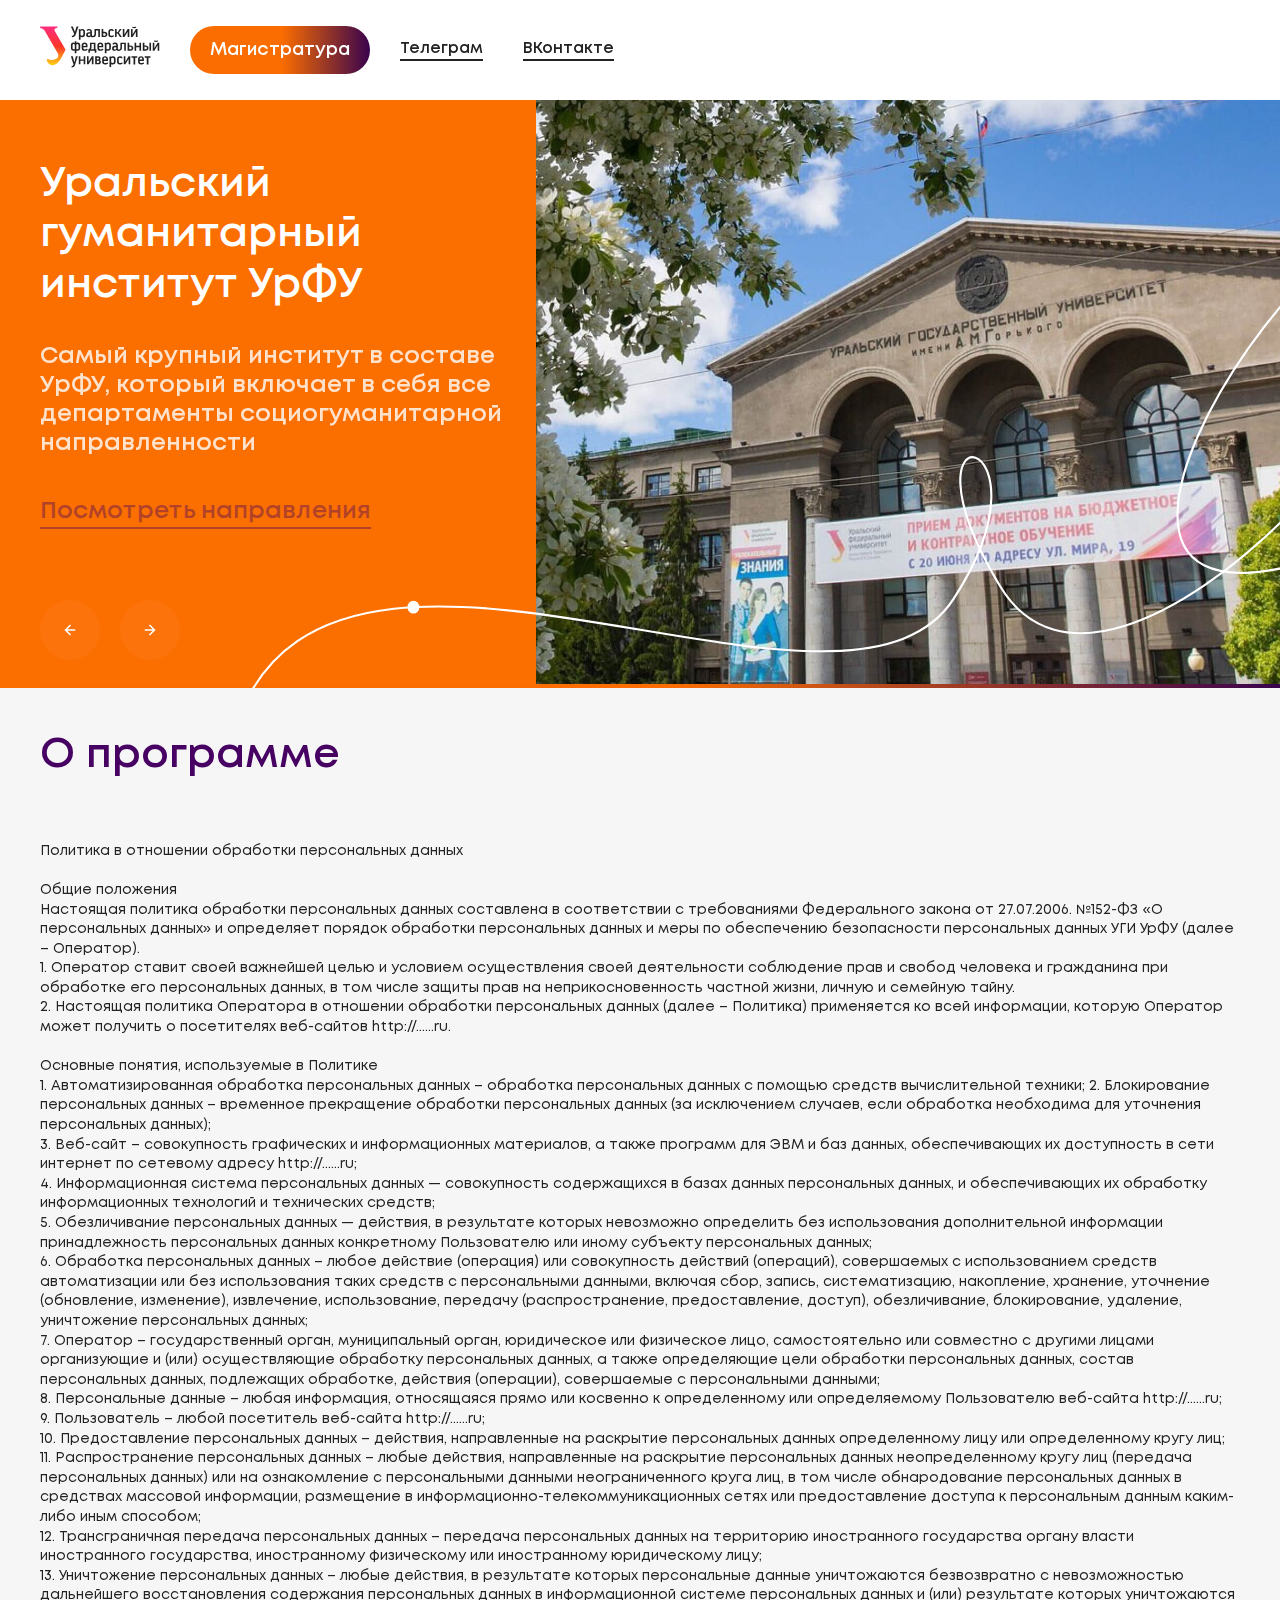
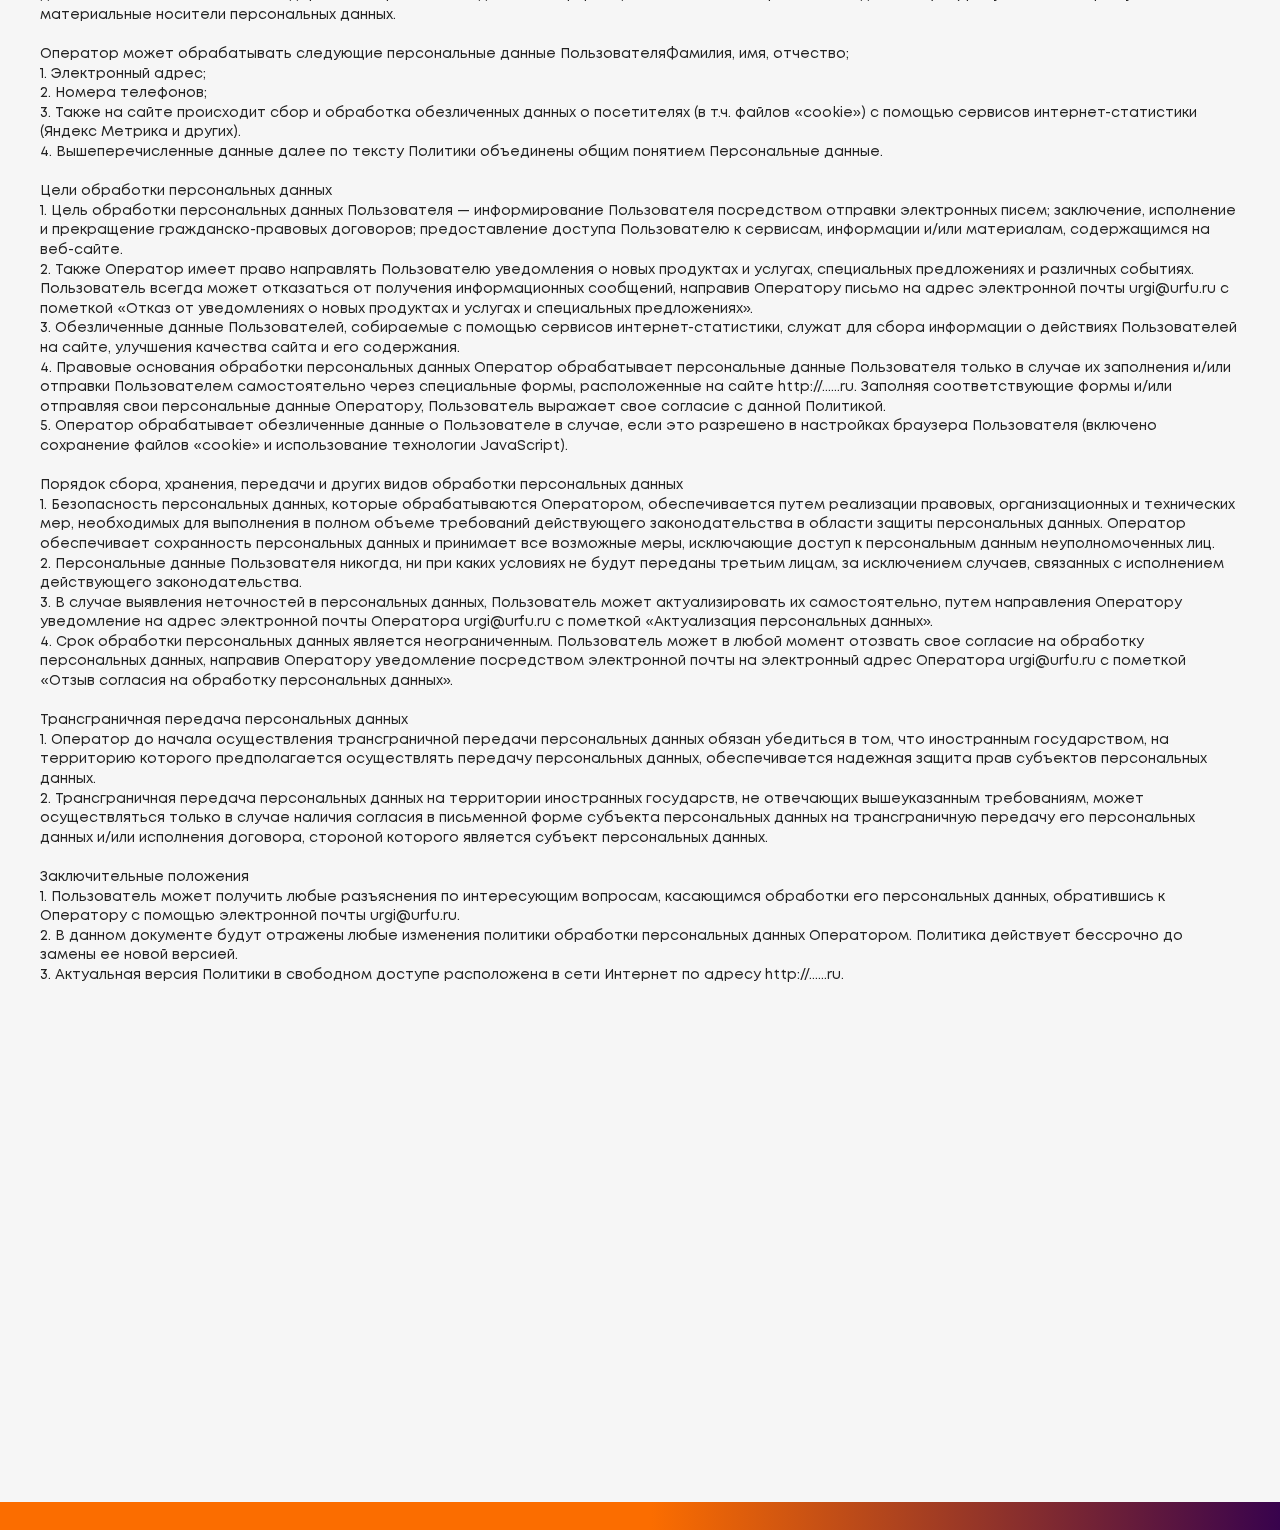
<file: privacy-policy.html>
<!DOCTYPE html>
<html lang="ru">

<head>
	<meta charset="UTF-8">
	<meta http-equiv="X-UA-Compatible" content="IE=edge">
	<meta name="viewport" content="width=device-width, initial-scale=1.0">
	<link type="image/x-icon" href="img/favicon.ico" rel="shortcut icon">
	<title>Уральский гуманитарный институт УрФУ</title>
	<!-- styles -->
	<link rel="stylesheet" href="css/vendor.min.css">
	<link rel="stylesheet" href="css/app.min.css">
</head>

<body>
	<!-- header -->
	<header class="header" id="header">
		<div class="container">
			<div class="header__wrapper" data-aos="fade-in">
				<div class="header__block">
					<button class="hamburger" id="hamburger-toggle" aria-label="Меню">
						<span class="hamburger__inner"></span>
						<span class="hamburger__inner"></span>
						<span class="hamburger__inner"></span>
						<span class="hamburger__inner"></span>
					</button>
					<a href="index.html" class="logotype header__logotype">
						<img src="img/logotype.svg" alt="Уральский федеральный университет">
					</a>
					<a href="#directions" class="header__btn btn btn--md btn--gradient">Магистратура</a>
					<ul class="c-socials header__socials">
						<li class="c-socials__item">
							<a href="https://telegram.me/ugi_urfu" class="c-socials__link" target="_blank">Телеграм</a>
						</li>
						<li class="c-socials__item">
							<a href="https://vk.com/urfu_ugi" class="c-socials__link" target="_blank">ВКонтакте</a>
						</li>
					</ul>
				</div>
				<div class="header__block">
					<div class="header__group">
						<a href="mailto:gumanitarii.priem@urfu.ru" class="header__link">gumanitarii.priem@urfu.ru</a>
						<span class="header__help">email</span>
					</div>
					<div class="header__group">
						<a href="tel:+79058003595" class="header__link">+7 (905) 800-35-95</a>
						<span class="header__help">горячая линия отборочной <br>комиссии УГИ УрФУ</span>
					</div>
					<div class="header__group">
						<a href="tel:+78001005044" class="header__link">+7 (800) 100-50-44</a>
						<span class="header__help">контакт-центр УрФУ <br>(звонок бесплатный)</span>
					</div>
					<a href="#" class="header__btn btn btn--md btn--gradient modal-btn" data-id="submit-application">Оставить заявку</a>
				</div>
			</div>
		</div>
	</header>
	<!-- end of header -->
	<!-- mobile menu -->
	<div class="mobile-menu" id="mobile-menu">
		<div class="mobile-menu__top">
			<h3 class="mobile-menu__title">Магистратура</h3>
			<button class="mobile-menu__close" id="mobile-menu-close" aria-label="Закрыть">
				<svg class="mobile-menu__close-icon">
					<use xlink:href="img/sprite.svg#icon-close"></use>
				</svg>
			</button>
		</div>
		<nav class="nav mobile-menu__nav">
			<ul class="nav__list">
				<li class="nav__item">
					<a href="#news" class="nav__link">Новости</a>
				</li>
				<li class="nav__item">
					<a href="#directions" class="nav__link">Наши направления в магистратуре</a>
				</li>
				<li class="nav__item">
					<a href="#feedback" class="nav__link">Оставить заявку</a>
				</li>
				<li class="nav__item">
					<a href="#footer" class="nav__link">Контакты</a>
				</li>
			</ul>
		</nav>
	</div>
	<!-- end of mobile menu -->
	<!-- main -->
	<div class="main" id="main" data-aos="fade-in">
		<div class="container">
			<div class="main__slider">
				<div class="swiper">
					<div class="swiper-wrapper">
						<div class="swiper-slide">
							<div class="main__slide">
								<div class="main__body">
									<h3 class="main__title">Уральский гуманитарный институт УрФУ</h3>
									<p class="main__description">Самый крупный институт в составе УрФУ, который включает в себя все департаменты социогуманитарной направленности</p>
									<a href="#" class="main__link">Посмотреть направления</a>
								</div>
								<picture class="main__img">
									<img src="img/main-01.jpg" alt="Image">
								</picture>
							</div>
						</div>
						<div class="swiper-slide">
							<div class="main__slide">
								<div class="main__body">
									<h3 class="main__title">УГИ занял четвертое место в России в новом рейтинге Forbes </h3>
									<a href="#" class="main__link">Посмотреть направления</a>
								</div>
								<picture class="main__img">
									<img src="img/main-02.jpg" alt="Image">
								</picture>
							</div>
						</div>
						<div class="swiper-slide">
							<div class="main__slide">
								<div class="main__body">
									<h3 class="main__title">УГИ вошел в число ведущих мировых университетов в области гуманитарных наук и искусств. </h3>
									<a href="#" class="main__link">Посмотреть направления</a>
								</div>
								<picture class="main__img">
									<img src="img/main-03.jpg" alt="Image">
								</picture>
							</div>
						</div>
						<div class="swiper-slide">
							<div class="main__slide">
								<div class="main__body">
									<h3 class="main__title">УГИ стал лидером среди всех российских вузов в новом рейтинге от агентства RAEX</h3>
									<a href="#" class="main__link">Посмотреть направления</a>
								</div>
								<picture class="main__img">
									<img src="img/main-04.jpg" alt="Image">
								</picture>
							</div>
						</div>
						<div class="swiper-slide">
							<div class="main__slide">
								<div class="main__body">
									<h3 class="main__title">УГИ занимает четвертое место в рейтинге вузов спросом у крупных работодателей.</h3>
									<p class="main__description">Проведенного Общественной палатой РФ и Ассоциацией "МАКО".</p>
									<a href="#" class="main__link">Посмотреть направления</a>
								</div>
								<picture class="main__img">
									<img src="img/main-05.jpg" alt="Image">
								</picture>
							</div>
						</div>
						<div class="swiper-slide">
							<div class="main__slide">
								<div class="main__body">
									<h3 class="main__title">+44000 выпустников нашли работу и устроили свою жизнь</h3>
									<a href="#" class="main__link">Посмотреть направления</a>
								</div>
								<picture class="main__img">
									<img src="img/main-06.jpg" alt="Image">
								</picture>
							</div>
						</div>
					</div>
					<div class="swiper-buttons">
						<button class="swiper-button-prev" aria-label="Назад">
							<svg class="swiper-button-icon">
								<use xlink:href="img/sprite.svg#icon-arrow-prev"></use>
							</svg>
						</button>
						<button class="swiper-button-next" aria-label="Далее">
							<svg class="swiper-button-icon">
								<use xlink:href="img/sprite.svg#icon-arrow-next"></use>
							</svg>
						</button>
					</div>
					<div class="swiper-pagination"></div>
				</div>
			</div>
		</div>
	</div>
	<!-- end of main -->
	<!-- about program -->
	<section class="about-program" id="about-program">
		<div class="container">
			<div class="section-heading">
				<h2 class="section-heading__title" data-aos="fade-right">О программе</h2>
			</div>
			<div class="about-program__content content" data-aos="fade-in" data-aos-delay="50">
				<p>
					Политика в отношении обработки персональных данных
					<br><br>
					Общие положения<br>
					Настоящая политика обработки персональных данных составлена в соответствии с требованиями Федерального закона от 27.07.2006. №152-ФЗ «О персональных данных» и определяет порядок обработки персональных данных и меры по обеспечению безопасности персональных данных УГИ УрФУ (далее – Оператор).<br>
					1. Оператор ставит своей важнейшей целью и условием осуществления своей деятельности соблюдение прав и свобод человека и гражданина при обработке его персональных данных, в том числе защиты прав на неприкосновенность частной жизни, личную и семейную тайну.<br>
					2. Настоящая политика Оператора в отношении обработки персональных данных (далее – Политика) применяется ко всей информации, которую Оператор может получить о посетителях веб-сайтов http://......ru.
					<br><br>
					Основные понятия, используемые в Политике<br>
					1. Автоматизированная обработка персональных данных – обработка персональных данных с помощью средств вычислительной техники;
					2. Блокирование персональных данных – временное прекращение обработки персональных данных (за исключением случаев, если обработка необходима для уточнения персональных данных);<br>
					3. Веб-сайт – совокупность графических и информационных материалов, а также программ для ЭВМ и баз данных, обеспечивающих их доступность в сети интернет по сетевому адресу http://......ru;<br>
					4. Информационная система персональных данных — совокупность содержащихся в базах данных персональных данных, и обеспечивающих их обработку информационных технологий и технических средств;<br>
					5. Обезличивание персональных данных — действия, в результате которых невозможно определить без использования дополнительной информации принадлежность персональных данных конкретному Пользователю или иному субъекту персональных данных;<br>
					6. Обработка персональных данных – любое действие (операция) или совокупность действий (операций), совершаемых с использованием средств автоматизации или без использования таких средств с персональными данными, включая сбор, запись, систематизацию, накопление, хранение, уточнение (обновление, изменение), извлечение, использование, передачу (распространение, предоставление, доступ), обезличивание, блокирование, удаление, уничтожение персональных данных;<br>
					7. Оператор – государственный орган, муниципальный орган, юридическое или физическое лицо, самостоятельно или совместно с другими лицами организующие и (или) осуществляющие обработку персональных данных, а также определяющие цели обработки персональных данных, состав персональных данных, подлежащих обработке, действия (операции), совершаемые с персональными данными;<br>
					8. Персональные данные – любая информация, относящаяся прямо или косвенно к определенному или определяемому Пользователю веб-сайта http://......ru;<br>
					9. Пользователь – любой посетитель веб-сайта http://......ru;<br>
					10. Предоставление персональных данных – действия, направленные на раскрытие персональных данных определенному лицу или определенному кругу лиц;<br>
					11. Распространение персональных данных – любые действия, направленные на раскрытие персональных данных неопределенному кругу лиц (передача персональных данных) или на ознакомление с персональными данными неограниченного круга лиц, в том числе обнародование персональных данных в средствах массовой информации, размещение в информационно-телекоммуникационных сетях или предоставление доступа к персональным данным каким-либо иным способом;<br>
					12. Трансграничная передача персональных данных – передача персональных данных на территорию иностранного государства органу власти иностранного государства, иностранному физическому или иностранному юридическому лицу;<br>
					13. Уничтожение персональных данных – любые действия, в результате которых персональные данные уничтожаются безвозвратно с невозможностью дальнейшего восстановления содержания персональных данных в информационной системе персональных данных и (или) результате которых уничтожаются материальные носители персональных данных.
					<br><br>
					Оператор может обрабатывать следующие персональные данные ПользователяФамилия, имя, отчество;<br>
					1. Электронный адрес;<br>
					2. Номера телефонов;<br>
					3. Также на сайте происходит сбор и обработка обезличенных данных о посетителях (в т.ч. файлов «cookie») с помощью сервисов интернет-статистики (Яндекс Метрика и других).<br>
					4. Вышеперечисленные данные далее по тексту Политики объединены общим понятием Персональные данные.
					<br><br>
					Цели обработки персональных данных<br>
					1. Цель обработки персональных данных Пользователя — информирование Пользователя посредством отправки электронных писем; заключение, исполнение и прекращение гражданско-правовых договоров; предоставление доступа Пользователю к сервисам, информации и/или материалам, содержащимся на веб-сайте.<br>
					2. Также Оператор имеет право направлять Пользователю уведомления о новых продуктах и услугах, специальных предложениях и различных событиях. Пользователь всегда может отказаться от получения информационных сообщений, направив Оператору письмо на адрес электронной почты urgi@urfu.ru с пометкой «Отказ от уведомлениях о новых продуктах и услугах и специальных предложениях».<br>
					3. Обезличенные данные Пользователей, собираемые с помощью сервисов интернет-статистики, служат для сбора информации о действиях Пользователей на сайте, улучшения качества сайта и его содержания.<br>
					4. Правовые основания обработки персональных данных Оператор обрабатывает персональные данные Пользователя только в случае их заполнения и/или отправки Пользователем самостоятельно через специальные формы, расположенные на сайте http://......ru. Заполняя соответствующие формы и/или отправляя свои персональные данные Оператору, Пользователь выражает свое согласие с данной Политикой.<br>
					5. Оператор обрабатывает обезличенные данные о Пользователе в случае, если это разрешено в настройках браузера Пользователя (включено сохранение файлов «cookie» и использование технологии JavaScript).
					<br><br>
					Порядок сбора, хранения, передачи и других видов обработки персональных данных<br>
					1. Безопасность персональных данных, которые обрабатываются Оператором, обеспечивается путем реализации правовых, организационных и технических мер, необходимых для выполнения в полном объеме требований действующего законодательства в области защиты персональных данных. Оператор обеспечивает сохранность персональных данных и принимает все возможные меры, исключающие доступ к персональным данным неуполномоченных лиц.<br>
					2. Персональные данные Пользователя никогда, ни при каких условиях не будут переданы третьим лицам, за исключением случаев, связанных с исполнением действующего законодательства.<br>
					3. В случае выявления неточностей в персональных данных, Пользователь может актуализировать их самостоятельно, путем направления Оператору уведомление на адрес электронной почты Оператора urgi@urfu.ru с пометкой «Актуализация персональных данных».<br>
					4. Срок обработки персональных данных является неограниченным. Пользователь может в любой момент отозвать свое согласие на обработку персональных данных, направив Оператору уведомление посредством электронной почты на электронный адрес Оператора urgi@urfu.ru с пометкой «Отзыв согласия на обработку персональных данных».
					<br><br>
					Трансграничная передача персональных данных<br>
					1. Оператор до начала осуществления трансграничной передачи персональных данных обязан убедиться в том, что иностранным государством, на территорию которого предполагается осуществлять передачу персональных данных, обеспечивается надежная защита прав субъектов персональных данных.<br>
					2. Трансграничная передача персональных данных на территории иностранных государств, не отвечающих вышеуказанным требованиям, может осуществляться только в случае наличия согласия в письменной форме субъекта персональных данных на трансграничную передачу его персональных данных и/или исполнения договора, стороной которого является субъект персональных данных.
					<br><br>
					Заключительные положения<br>
					1. Пользователь может получить любые разъяснения по интересующим вопросам, касающимся обработки его персональных данных, обратившись к Оператору с помощью электронной почты urgi@urfu.ru.<br>
					2. В данном документе будут отражены любые изменения политики обработки персональных данных Оператором. Политика действует бессрочно до замены ее новой версией.<br>
					3. Актуальная версия Политики в свободном доступе расположена в сети Интернет по адресу http://......ru.
				</p>
			</div>
			<div class="about-program__bottom" data-aos="fade-right" data-aos-delay="50">
				<a href="index.html" class="about-program__btn btn">Назад</a>
			</div>
		</div>
	</section>
	<!-- end of about program -->
	<!-- footer -->
	<footer class="footer" id="footer">
		<div class="container">
			<div class="footer__wrapper">
				<div class="footer__block">
					<div class="footer__group" data-aos="fade-right">
						<span class="footer__help">Горячая линия отборочной комиссии УГИ УрФУ</span>
						<a href="tel:+79058003595" class="footer__link">+7 (905) 800-35-95</a>
					</div>
					<div class="footer__group" data-aos="fade-right">
						<span class="footer__help">Контакт-центр УрФУ (звонок бесплатный)</span>
						<a href="tel:+78001005044" class="footer__link">+7 (800) 100-50-44</a>
					</div>
				</div>
				<div class="footer__block">
					<div class="footer__group" data-aos="fade-left">
						<span class="footer__help">Email</span>
						<a href="mailto:gumanitarii.priem@urfu.ru" class="footer__link">gumanitarii.priem@urfu.ru</a>
					</div>
					<ul class="c-socials c-socials--accent footer__socials" data-aos="fade-left">
						<li class="c-socials__item">
							<a href="https://vk.com/urfu_ugi" class="c-socials__link" target="_blank">ВКонтакте</a>
						</li>
						<li class="c-socials__item">
							<a href="https://telegram.me/ugi_urfu" class="c-socials__link" target="_blank">Телеграм</a>
						</li>
					</ul>
				</div>
			</div>
			<div class="footer__wrapper footer__wrapper--center" data-aos="fade-in" data-aos-offset="0">
				<p class="footer__copyright">ФГАОУ ВО «УрФУ имени первого Президента России Б.Н. Ельцина» | Все права защищены 2022</p>
			</div>
		</div>
	</footer>
	<!-- end of footer -->
	<!-- modals -->
	<div class="modal" id="submit-application">
		<button class="modal__close-btn modal__close" aria-label="Закрыть">
			<svg class="modal__close-icon">
				<use xlink:href="img/sprite.svg#icon-close"></use>
			</svg>
		</button>
		<div class="modal__scroll">
			<div class="modal__wrapper">
				<h2 class="modal__title">Оставь заявку и мы ответим на все вопросы!</h2>
				<form class="modal-form modal__form">
					<!-- hidden required fields -->
					<input type="hidden" name="project_name" value="urgi.urfu.ru" />
					<input type="hidden" name="admin_email" value="ugi.urfu@bk.ru" />
					<input type="hidden" name="form_subject" value="Заявка с сайта urgi.urfu.ru" />
					<!-- end of hidden required fields -->
					<div class="modal-form__inner">
						<input type="text" class="input input--sm input--grey modal-form__input" name="Имя" placeholder="Имя*" required>
						<input type="tel" class="input input--sm input--grey modal-form__input" name="Телефон" placeholder="+7*" data-inputmask="'mask': '+7 (999) 999-99-99'" required>
					</div>
					<div class="modal-form__inner">
						<input type="email" class="input input--sm input--grey modal-form__input" name="E-mail" placeholder="E-mail*" required>
					</div>
					<div class="modal-form__inner">
						<input type="text" class="input input--sm input--grey modal-form__input" name="Вопрос" placeholder="Задать вопрос">
					</div>
					<div class="modal-form__bottom">
						<label for="modal-checkbox" class="square-checkbox square-checkbox--primary modal-form__checkbox">
							<input type="checkbox" id="modal-checkbox" class="square-checkbox__input" required>
							<span class="square-checkbox__icon"></span>
							<span class="square-checkbox__label">Я подтверждаю согласие на обработку своих персональных данных, а именно совершение действий, предусмотренных п. 3 ч. 1 ст. 3 Федерального закона от 27.07.2006 N 152-ФЗ "О персональных данных", и подтверждаю, что, давая такое согласие, действую свободно, своей волей и в своем интересе. Я также подтверждаю, что ознакомился с <a href="https://ozi.urfu.ru/fileadmin/user_upload/site_15891/ZI/UrFU_Polozhenie_o_personalnykh_dannykh.pdf" target="_blank">Положением в отношении обработки персональных данных в УрФУ</a> <br>Согласен с <a href="privacy-policy.html" target="_blank">политикой конфиденциальности</a>. </span>
						</label>
						<button class="modal-form__btn btn" data-id="modal-success">Отправить</button>
					</div>
				</form>
			</div>
		</div>
		<div class="modal__overlay"></div>
	</div>
	<div class="modal" id="modal-success">
		<button class="modal__close-btn modal__close" aria-label="Закрыть">
			<svg class="modal__close-icon">
				<use xlink:href="img/sprite.svg#icon-close"></use>
			</svg>
		</button>
		<div class="modal__scroll modal__scroll--success">
			<div class="modal__wrapper modal__wrapper--purple">
				<h3 class="modal__heading">Заявка принята. <br>В ближайшее время специалист свяжется с Вами </h3>
				<a href="#" class="modal__btn btn modal__close">Закрыть</a>
			</div>
		</div>
		<div class="modal__overlay"></div>
	</div>
	<!-- end of modals -->
	<!-- info modals -->
	<div class="info-modal" id="info-modal-01">
		<div class="info-modal__scroll">
			<div class="info-modal__top">
				<button class="info-modal__back-btn info-modal__back hidden" aria-label="Назад">
					<svg class="info-modal__back-icon">
						<use xlink:href="img/sprite.svg#icon-arrow-back"></use>
					</svg>
				</button>
				<button class="info-modal__close-btn info-modal__close" aria-label="Закрыть">
					<svg class="info-modal__close-icon">
						<use xlink:href="img/sprite.svg#icon-close"></use>
					</svg>
				</button>
			</div>
			<div class="info-modal__wrapper info-modal__wrapper--active">
				<h3 class="info-modal__heading">Востоковедение и африканистика</h3>
				<div class="directions-info">
					<div class="directions-info__item">
						<div class="directions-info__body">
							<div class="directions-info__group">
								<span class="directions-info__status">Очная</span>
								<p class="directions-info__name">Восток в глобальных процессах современности</p>
							</div>
							<div class="directions-info__group">
								<ul class="directions-info__list">
									<li class="directions-info__list-item">
										<span class="directions-info__elem">
											<b>23</b>
											<span>бюджет</span>
										</span>
									</li>
									<li class="directions-info__list-item">
										<span class="directions-info__elem">
											<b>8</b>
											<span>контракт</span>
										</span>
									</li>
									<li class="directions-info__list-item">
										<span class="directions-info__elem">
											<b>от 180 000₽</b>
										</span>
									</li>
								</ul>
							</div>
						</div>
						<div class="directions-info__bottom">
							<a href="#" class="directions-info__btn btn btn--sm modal-btn" data-id="submit-application">Оставить заявку</a>
							<a href="#" class="directions-info__more info-modal__more" data-id="direction-01-1">Подробнее</a>
						</div>
					</div>
				</div>
			</div>
			<div class="info-modal__wrapper" id="direction-01-1">
				<div class="info-modal__details program-tabs">
					<div class="info-modal__group">
						<h3 class="info-modal__title">Восток в глобальных процессах современности</h3>
						<ul class="program-tabs__list">
							<li class="program-tabs__item program-tabs__item--active">
								<button class="program-tabs__tab">Очная</button>
							</li>
							<li class="program-tabs__item">
								<button class="program-tabs__tab">Заочная</button>
							</li>
						</ul>
					</div>
					<div class="info-modal__group">
						<div class="program-tabs__wrapper program-tabs__wrapper--active">
							<ul class="info-modal__list">
								<li class="info-modal__item">23 Бюджетных мест</li>
								<li class="info-modal__item">8 Контрактных мест</li>
								<li class="info-modal__item">Цена не указана</li>
							</ul>
						</div>
						<div class="program-tabs__wrapper">
							<ul class="info-modal__list">
								<li class="info-modal__item">23 Бюджетных мест</li>
								<li class="info-modal__item">8 Контрактных мест</li>
								<li class="info-modal__item">Цена не указана</li>
							</ul>
						</div>
					</div>
				</div>
				<div class="direction">
					<div class="direction__wrapper direction__wrapper--flex">
						<div class="direction__block">
							<picture class="direction__img">
								<img src="img/user-image-01.jpg" alt="Image">
							</picture>
							<span class="direction__name">Иванова Юлия Павловна</span>
							<span class="direction__value">Руководитель программы</span>
							<a href="mailto:j.p.ivanova@urfu.ru" class="direction__value">j.p.ivanova@urfu.ru</a>
						</div>
						<div class="direction__block">
							<div class="direction__group">
								<span class="direction__help">Язык освоения:</span>
								<span class="direction__value">Русский язык</span>
							</div>
							<div class="direction__group">
								<span class="direction__help">Направление подготовки:</span>
								<span class="direction__value">58.04.01 Востоковедение и африканистика</span>
							</div>
							<div class="direction__group">
								<span class="direction__help">Институт:</span>
								<span class="direction__value">Уральский гуманитарный институт</span>
							</div>
							<div class="direction__group">
								<span class="direction__help">Уровень образования:</span>
								<span class="direction__value">Магистратура</span>
							</div>
							<div class="direction__group">
								<span class="direction__help">Форма и срок обучения:</span>
								<span class="direction__value">Очная: 2 года</span>
							</div>
							<a href="#" class="direction__btn btn btn--sm modal-btn" data-id="submit-application">Оставить заявку</a>
						</div>
					</div>
					<div class="direction__wrapper">
						<div class="direction__block c-accordeon">
							<div class="c-accordeon__item is--open">
								<h2 class="c-accordeon__trigger" style="pointer-events: auto;">О программе</h2>
								<div class="c-accordeon__wrapper" style="display: block;">
									<div class="content direction__content">
										<p>
											Цель программы – подготовка магистров (с присвоением степени «Магистр востоковедения»),
											владеющих одним из восточных языков (арабским, турецким, китайским, японским или корейским);
										</p>
									</div>
								</div>
							</div>
						</div>
					</div>
					<div class="direction__wrapper">
						<h3 class="direction__heading">Варианты трудоустройства</h3>
						<ul class="direction__list">
							<li class="direction__item">
								<span class="direction__elem">Переводчик</span>
							</li>
							<li class="direction__item">
								<span class="direction__elem">Преподаватель иностранных языков</span>
							</li>
							<li class="direction__item">
								<span class="direction__elem">Преподаватель российских и зарубежных университетов</span>
							</li>
							<li class="direction__item">
								<span class="direction__elem">Специалист международного отдела</span>
							</li>
							<li class="direction__item">
								<span class="direction__elem">Специалист по внешнеэкономической деятельности</span>
							</li>
						</ul>
					</div>
					<div class="direction__wrapper">
						<h3 class="direction__heading">Проекты и наука</h3>
						<ul class="direction__list direction__list--double">
							<li class="direction__item">
								<span class="direction__elem">Уральская ассоциация молодых ближневосточников при УрФУ им. Б. Н. Ельцина</span>
							</li>
							<li class="direction__item">
								<span class="direction__elem">Клуб разговорного арабского языка</span>
							</li>
						</ul>
					</div>
					<div class="direction__wrapper">
						<div class="direction__block c-accordeon">
							<div class="c-accordeon__item is--open">
								<h2 class="c-accordeon__trigger" style="pointer-events: auto;">Отзывы</h2>
								<div class="c-accordeon__wrapper" style="display: block;"></div>
							</div>
						</div>
					</div>
					<div class="direction__wrapper">
						<h3 class="direction__heading">Партнеры</h3>
						<ul class="direction__list">
							<li class="direction__item direction__item--logo">
								<picture class="direction__logo">
									<img src="img/partners-lcp.png" width="171px" height="53px" alt="LCP">
								</picture>
							</li>
							<li class="direction__item direction__item--logo">
								<picture class="direction__logo">
									<img src="img/partners-atom.png" width="171px" height="53px" alt="АТОМ">
								</picture>
							</li>
							<li class="direction__item direction__item--logo">
								<picture class="direction__logo">
									<img src="img/partners-brusnika.png" width="151px" height="53px" alt="БРУСНИКА">
								</picture>
							</li>
							<li class="direction__item direction__item--logo">
								<picture class="direction__logo">
									<img src="img/partners-peri.png" width="125px" height="56px" alt="PERI">
								</picture>
							</li>
							<li class="direction__item direction__item--logo">
								<picture class="direction__logo">
									<img src="img/partners-geo.png" width="100px" height="76px" alt="Геотехструктура">
								</picture>
							</li>
							<li class="direction__item direction__item--logo">
								<picture class="direction__logo">
									<img src="img/partners-projects.png" width="55px" height="60px" alt="Эффективное проектирование">
								</picture>
							</li>
							<li class="direction__item direction__item--logo">
								<picture class="direction__logo">
									<img src="img/partners-r1.png" width="125px" height="56px" alt="R1">
								</picture>
							</li>
						</ul>
					</div>
				</div>
			</div>
		</div>
	</div>
	<div class="info-modal" id="info-modal-02">
		<div class="info-modal__scroll">
			<div class="info-modal__top">
				<button class="info-modal__back-btn info-modal__back hidden" aria-label="Назад">
					<svg class="info-modal__back-icon">
						<use xlink:href="img/sprite.svg#icon-arrow-back"></use>
					</svg>
				</button>
				<button class="info-modal__close-btn info-modal__close" aria-label="Закрыть">
					<svg class="info-modal__close-icon">
						<use xlink:href="img/sprite.svg#icon-close"></use>
					</svg>
				</button>
			</div>
			<div class="info-modal__wrapper info-modal__wrapper--active">
				<h3 class="info-modal__heading">Лингвистика</h3>
				<div class="directions-info">
					<div class="directions-info__item">
						<div class="directions-info__body">
							<div class="directions-info__group">
								<span class="directions-info__status">Очная</span>
								<p class="directions-info__name">Лингвистическое сопровождение международной и внешнеэкономической деятельности</p>
							</div>
							<div class="directions-info__group">
								<ul class="directions-info__list">
									<li class="directions-info__list-item">
										<span class="directions-info__elem">
											<b>12</b>
											<span>бюджет</span>
										</span>
									</li>
									<li class="directions-info__list-item">
										<span class="directions-info__elem">
											<b>8</b>
											<span>контракт</span>
										</span>
									</li>
									<li class="directions-info__list-item">
										<span class="directions-info__elem">
											<b>от 180 000₽</b>
										</span>
									</li>
								</ul>
							</div>
						</div>
						<div class="directions-info__bottom">
							<a href="#" class="directions-info__btn btn btn--sm modal-btn" data-id="submit-application">Оставить заявку</a>
							<a href="#" class="directions-info__more info-modal__more" data-id="direction-02-1">Подробнее</a>
						</div>
					</div>
					<div class="directions-info__item">
						<div class="directions-info__body">
							<div class="directions-info__group">
								<span class="directions-info__status">Очная</span>
								<p class="directions-info__name">Методика преподавания иностранного языка, перевода и межкультурной коммуникации</p>
							</div>
							<div class="directions-info__group">
								<ul class="directions-info__list">
									<li class="directions-info__list-item">
										<span class="directions-info__elem">
											<b>12</b>
											<span>бюджет</span>
										</span>
									</li>
									<li class="directions-info__list-item">
										<span class="directions-info__elem">
											<b>8</b>
											<span>контракт</span>
										</span>
									</li>
									<li class="directions-info__list-item">
										<span class="directions-info__elem">
											<b>от 180 000₽</b>
										</span>
									</li>
								</ul>
							</div>
						</div>
						<div class="directions-info__bottom">
							<a href="#" class="directions-info__btn btn btn--sm modal-btn" data-id="submit-application">Оставить заявку</a>
							<a href="#" class="directions-info__more info-modal__more" data-id="direction-02-2">Подробнее</a>
						</div>
					</div>
					<div class="directions-info__item">
						<div class="directions-info__body">
							<div class="directions-info__group">
								<span class="directions-info__status">Очная</span>
								<p class="directions-info__name">Перевод и переводоведение</p>
							</div>
							<div class="directions-info__group">
								<ul class="directions-info__list">
									<li class="directions-info__list-item">
										<span class="directions-info__elem">
											<b>12</b>
											<span>бюджет</span>
										</span>
									</li>
									<li class="directions-info__list-item">
										<span class="directions-info__elem">
											<b>8</b>
											<span>контракт</span>
										</span>
									</li>
									<li class="directions-info__list-item">
										<span class="directions-info__elem">
											<b>от 180 000₽</b>
										</span>
									</li>
								</ul>
							</div>
						</div>
						<div class="directions-info__bottom">
							<a href="#" class="directions-info__btn btn btn--sm modal-btn" data-id="submit-application">Оставить заявку</a>
							<a href="#" class="directions-info__more info-modal__more" data-id="direction-02-3">Подробнее</a>
						</div>
					</div>
					<div class="directions-info__item">
						<div class="directions-info__body">
							<div class="directions-info__group">
								<span class="directions-info__status">Очная</span>
								<p class="directions-info__name">Устный перевод, межкультурная коммуникация и&nbsp;когнитивная лингвистика</p>
							</div>
							<div class="directions-info__group">
								<ul class="directions-info__list">
									<li class="directions-info__list-item">
										<span class="directions-info__elem">
											<b>12</b>
											<span>бюджет</span>
										</span>
									</li>
									<li class="directions-info__list-item">
										<span class="directions-info__elem">
											<b>8</b>
											<span>контракт</span>
										</span>
									</li>
									<li class="directions-info__list-item">
										<span class="directions-info__elem">
											<b>от 180 000₽</b>
										</span>
									</li>
								</ul>
							</div>
						</div>
						<div class="directions-info__bottom">
							<a href="#" class="directions-info__btn btn btn--sm modal-btn" data-id="submit-application">Оставить заявку</a>
							<a href="#" class="directions-info__more info-modal__more" data-id="direction-02-4">Подробнее</a>
						</div>
					</div>
					<div class="directions-info__item">
						<div class="directions-info__body">
							<div class="directions-info__group">
								<span class="directions-info__status">Заочная</span>
								<p class="directions-info__name">Международная профессиональная коммуникация в евразийском контексте</p>
							</div>
							<div class="directions-info__group">
								<ul class="directions-info__list">
									<li class="directions-info__list-item">
										<span class="directions-info__elem">
											<b>12</b>
											<span>бюджет</span>
										</span>
									</li>
									<li class="directions-info__list-item">
										<span class="directions-info__elem">
											<b>8</b>
											<span>контракт</span>
										</span>
									</li>
									<li class="directions-info__list-item">
										<span class="directions-info__elem">
											<b>от 180 000₽</b>
										</span>
									</li>
								</ul>
							</div>
						</div>
						<div class="directions-info__bottom">
							<a href="#" class="directions-info__btn btn btn--sm modal-btn" data-id="submit-application">Оставить заявку</a>
							<a href="#" class="directions-info__more info-modal__more" data-id="direction-02-5">Подробнее</a>
						</div>
					</div>
				</div>
			</div>
			<div class="info-modal__wrapper" id="direction-02-1">
				<div class="info-modal__details program-tabs">
					<div class="info-modal__group">
						<h3 class="info-modal__title">Лингвистическое сопровождение международной и внешнеэкономической деятельности</h3>
						<ul class="program-tabs__list">
							<li class="program-tabs__item program-tabs__item--active">
								<button class="program-tabs__tab">Очная</button>
							</li>
							<li class="program-tabs__item">
								<button class="program-tabs__tab">Очная</button>
							</li>
						</ul>
					</div>
					<div class="info-modal__group">
						<div class="program-tabs__wrapper program-tabs__wrapper--active">
							<ul class="info-modal__list">
								<li class="info-modal__item">8 Бюджетных мест</li>
								<li class="info-modal__item">8 Контрактных мест</li>
								<li class="info-modal__item">Цена не указана</li>
							</ul>
						</div>
						<div class="program-tabs__wrapper">
							<ul class="info-modal__list">
								<li class="info-modal__item">8 Бюджетных мест</li>
								<li class="info-modal__item">8 Контрактных мест</li>
								<li class="info-modal__item">Цена не указана</li>
							</ul>
						</div>
					</div>
				</div>
				<div class="direction">
					<div class="direction__wrapper direction__wrapper--flex">
						<div class="direction__block">
							<picture class="direction__img">
								<img src="img/user-image-02.jpg" alt="Image">
							</picture>
							<span class="direction__name">Томберг Ольга Витальевна</span>
							<span class="direction__value">Руководитель программы</span>
							<a href="mailto:o.v.tomberg@urfu.ru" class="direction__value">o.v.tomberg@urfu.ru</a>
						</div>
						<div class="direction__block">
							<div class="direction__group">
								<span class="direction__help">Язык освоения:</span>
								<span class="direction__value">Русский язык</span>
							</div>
							<div class="direction__group">
								<span class="direction__help">Направление подготовки:</span>
								<span class="direction__value">45.04.02 Лингвистика</span>
							</div>
							<div class="direction__group">
								<span class="direction__help">Институт:</span>
								<span class="direction__value">Уральский гуманитарный институт</span>
							</div>
							<div class="direction__group">
								<span class="direction__help">Уровень образования:</span>
								<span class="direction__value">Магистратура</span>
							</div>
							<div class="direction__group">
								<span class="direction__help">Форма и срок обучения:</span>
								<span class="direction__value">Очная: 2 года</span>
							</div>
							<a href="#" class="direction__btn btn btn--sm modal-btn" data-id="submit-application">Оставить заявку</a>
						</div>
					</div>
					<div class="direction__wrapper">
						<div class="direction__block c-accordeon">
							<div class="c-accordeon__item is--open">
								<h2 class="c-accordeon__trigger" style="pointer-events: auto;">О программе</h2>
								<div class="c-accordeon__wrapper" style="display: block;">
									<div class="content direction__content">
										<p>Программа ориентирована на подготовку специалистов в сфере иностранных языков, перевода и сопровождения деятельности в области международного сотрудничества и внешнеэкономических процессов. В век развития цифровых технологий они характеризуются множеством средств коммуникации и как следствие - разнообразием контактирующих языков и культур. Лингвисты, профессионально владеющие несколькими иностранными языками, способны обеспечить эффективность международных и межкультурных контактов в социальной, экономической, культурной, политической сферах. Такие специалисты впечатляют своей универсальностью и востребованы в любом профессиональном сообществе. </p>
									</div>
								</div>
							</div>
						</div>
					</div>
					<div class="direction__wrapper">
						<h3 class="direction__heading">Варианты трудоустройства</h3>
						<ul class="direction__list">
							<li class="direction__item">
								<span class="direction__elem">координаторы на различных мероприятиях с иностранным участием: выставки, конференции, спортивные состязания, деловые встречи</span>
							</li>
							<li class="direction__item">
								<span class="direction__elem">переводчики, руководители бюро переводов</span>
							</li>
							<li class="direction__item">
								<span class="direction__elem">преподаватели иностранных языков</span>
							</li>
							<li class="direction__item">
								<span class="direction__elem">сотрудники отдела внешнеэкономической деятельности</span>
							</li>
							<li class="direction__item">
								<span class="direction__elem">специалисты в области международного туризма и туристического бизнеса</span>
							</li>
						</ul>
					</div>
					<div class="direction__wrapper">
						<h3 class="direction__heading">Направления исследований и примерные темы для диссертаций</h3>
						<ul class="direction__list direction__list--double">
							<li class="direction__item">
								<span class="direction__elem">Различные виды и аспекты пеервода</span>
							</li>
							<li class="direction__item">
								<span class="direction__elem">Актуальные вопросы профессиональной иноязычной коммуникации</span>
							</li>
							<li class="direction__item">
								<span class="direction__elem">Актуальные проблемы межкультурной коммуникации</span>
							</li>
							<li class="direction__item">
								<span class="direction__elem">Когнитивная лингвистика</span>
							</li>
							<li class="direction__item">
								<span class="direction__elem">Лингвокультурология</span>
							</li>
							<li class="direction__item">
								<span class="direction__elem">Корпусная лингвистика</span>
							</li>
							<li class="direction__item">
								<span class="direction__elem">Лингводидактика</span>
							</li>
						</ul>
					</div>
					<div class="direction__wrapper">
						<div class="direction__block c-accordeon">
							<div class="c-accordeon__item is--open">
								<h2 class="c-accordeon__trigger" style="pointer-events: auto;">Отзывы</h2>
								<div class="c-accordeon__wrapper" style="display: block;"></div>
							</div>
						</div>
					</div>
					<div class="direction__wrapper">
						<h3 class="direction__heading">Партнеры</h3>
						<ul class="direction__list">
							<li class="direction__item direction__item--logo">
								<picture class="direction__logo">
									<img src="img/partners-lcp.png" width="171px" height="53px" alt="LCP">
								</picture>
							</li>
							<li class="direction__item direction__item--logo">
								<picture class="direction__logo">
									<img src="img/partners-atom.png" width="171px" height="53px" alt="АТОМ">
								</picture>
							</li>
							<li class="direction__item direction__item--logo">
								<picture class="direction__logo">
									<img src="img/partners-brusnika.png" width="151px" height="53px" alt="БРУСНИКА">
								</picture>
							</li>
							<li class="direction__item direction__item--logo">
								<picture class="direction__logo">
									<img src="img/partners-peri.png" width="125px" height="56px" alt="PERI">
								</picture>
							</li>
							<li class="direction__item direction__item--logo">
								<picture class="direction__logo">
									<img src="img/partners-geo.png" width="100px" height="76px" alt="Геотехструктура">
								</picture>
							</li>
							<li class="direction__item direction__item--logo">
								<picture class="direction__logo">
									<img src="img/partners-projects.png" width="55px" height="60px" alt="Эффективное проектирование">
								</picture>
							</li>
							<li class="direction__item direction__item--logo">
								<picture class="direction__logo">
									<img src="img/partners-r1.png" width="125px" height="56px" alt="R1">
								</picture>
							</li>
						</ul>
					</div>
				</div>
			</div>
			<div class="info-modal__wrapper" id="direction-02-2">
				<div class="info-modal__details program-tabs">
					<div class="info-modal__group">
						<h3 class="info-modal__title">Методика преподавания иностранного языка, перевода и межкультурной коммуникации</h3>
						<ul class="program-tabs__list">
							<li class="program-tabs__item program-tabs__item--active">
								<button class="program-tabs__tab">Очная</button>
							</li>
						</ul>
					</div>
					<div class="info-modal__group">
						<div class="program-tabs__wrapper program-tabs__wrapper--active">
							<ul class="info-modal__list">
								<li class="info-modal__item">8 Бюджетных мест</li>
								<li class="info-modal__item">8 Контрактных мест</li>
								<li class="info-modal__item">Цена не указана</li>
							</ul>
						</div>
					</div>
				</div>
				<div class="direction">
					<div class="direction__wrapper direction__wrapper--flex">
						<div class="direction__block">
							<picture class="direction__img">
								<img src="img/user-image-02.jpg" alt="Image">
							</picture>
							<span class="direction__name">Томберг Ольга Витальевна</span>
							<span class="direction__value">Руководитель программы</span>
							<a href="mailto:o.v.tomberg@urfu.ru" class="direction__value">o.v.tomberg@urfu.ru</a>
						</div>
						<div class="direction__block">
							<div class="direction__group">
								<span class="direction__help">Язык освоения:</span>
								<span class="direction__value">Русский язык</span>
							</div>
							<div class="direction__group">
								<span class="direction__help">Направление подготовки:</span>
								<span class="direction__value">45.04.02 Лингвистика</span>
							</div>
							<div class="direction__group">
								<span class="direction__help">Институт:</span>
								<span class="direction__value">Уральский гуманитарный институт</span>
							</div>
							<div class="direction__group">
								<span class="direction__help">Уровень образования:</span>
								<span class="direction__value">Магистратура</span>
							</div>
							<div class="direction__group">
								<span class="direction__help">Форма и срок обучения:</span>
								<span class="direction__value">Очная: 2 года</span>
							</div>
							<a href="#" class="direction__btn btn btn--sm modal-btn" data-id="submit-application">Оставить заявку</a>
						</div>
					</div>
					<div class="direction__wrapper">
						<div class="direction__block c-accordeon">
							<div class="c-accordeon__item is--open">
								<h2 class="c-accordeon__trigger" style="pointer-events: auto;">О программе</h2>
								<div class="c-accordeon__wrapper" style="display: block;">
									<div class="content direction__content">
										<p>Программа является востребованной в Уральском регионе. На территории РФ подготовку специалистов этого профиля осуществляют МГУ, Высшая Школа перевода (Москва) и Санкт-Петербургский государственный университет. Для обучения приглашаются переводчики-практики. В рамках реализации программы разработан интегративный курс педагогики и психологии; преподаватели иностранного языка получают возможность специализироваться в переводе. Также в рамках даной программы изучается специфика и методы преподавания межкультурной коммуникации. Программа предоставляет возможность расширить сферу приложения лингвистических знаний и в дальнейшем заниматься преподаванием перевода и межкультурной коммуникации.</p>
									</div>
								</div>
							</div>
						</div>
					</div>
					<div class="direction__wrapper">
						<h3 class="direction__heading">Варианты трудоустройства</h3>
						<ul class="direction__list">
							<li class="direction__item">
								<span class="direction__elem">в образовательных учреждениях: преподавателями, методистами, коучами; в издательствах</span>
							</li>
							<li class="direction__item">
								<span class="direction__elem">организаторами экскурсионного сопровождения гостей и делегаций, гидами-переводчиками</span>
							</li>
							<li class="direction__item">
								<span class="direction__elem">переводчиками, аналитиками, референтами; руководителями и модераторами межкультурных проектов; в профессиональных командах при выполнении международных заказов; специалистами по сопровождению бизнес-проектов; бизнес-коммуникаторами</span>
							</li>
							<li class="direction__item">
								<span class="direction__elem">разработчиками иноязычного контента, копирайтерами, методистами</span>
							</li>
						</ul>
					</div>
					<div class="direction__wrapper">
						<div class="direction__block c-accordeon">
							<div class="c-accordeon__item is--open">
								<h2 class="c-accordeon__trigger" style="pointer-events: auto;">Отзывы</h2>
								<div class="c-accordeon__wrapper" style="display: block;"></div>
							</div>
						</div>
					</div>
					<div class="direction__wrapper">
						<h3 class="direction__heading">Партнеры</h3>
						<ul class="direction__list">
							<li class="direction__item direction__item--logo">
								<picture class="direction__logo">
									<img src="img/partners-lcp.png" width="171px" height="53px" alt="LCP">
								</picture>
							</li>
							<li class="direction__item direction__item--logo">
								<picture class="direction__logo">
									<img src="img/partners-atom.png" width="171px" height="53px" alt="АТОМ">
								</picture>
							</li>
							<li class="direction__item direction__item--logo">
								<picture class="direction__logo">
									<img src="img/partners-brusnika.png" width="151px" height="53px" alt="БРУСНИКА">
								</picture>
							</li>
							<li class="direction__item direction__item--logo">
								<picture class="direction__logo">
									<img src="img/partners-peri.png" width="125px" height="56px" alt="PERI">
								</picture>
							</li>
							<li class="direction__item direction__item--logo">
								<picture class="direction__logo">
									<img src="img/partners-geo.png" width="100px" height="76px" alt="Геотехструктура">
								</picture>
							</li>
							<li class="direction__item direction__item--logo">
								<picture class="direction__logo">
									<img src="img/partners-projects.png" width="55px" height="60px" alt="Эффективное проектирование">
								</picture>
							</li>
							<li class="direction__item direction__item--logo">
								<picture class="direction__logo">
									<img src="img/partners-r1.png" width="125px" height="56px" alt="R1">
								</picture>
							</li>
						</ul>
					</div>
				</div>
			</div>
			<div class="info-modal__wrapper" id="direction-02-3">
				<div class="info-modal__details program-tabs">
					<div class="info-modal__group">
						<h3 class="info-modal__title">Перевод и переводоведение</h3>
						<ul class="program-tabs__list">
							<li class="program-tabs__item program-tabs__item--active">
								<button class="program-tabs__tab">Очная</button>
							</li>
						</ul>
					</div>
					<div class="info-modal__group">
						<div class="program-tabs__wrapper program-tabs__wrapper--active">
							<ul class="info-modal__list">
								<li class="info-modal__item">8 Бюджетных мест</li>
								<li class="info-modal__item">8 Контрактных мест</li>
								<li class="info-modal__item">Цена не указана</li>
							</ul>
						</div>
					</div>
				</div>
				<div class="direction">
					<div class="direction__wrapper direction__wrapper--flex">
						<div class="direction__block">
							<picture class="direction__img">
								<img src="img/user-image-02.jpg" alt="Image">
							</picture>
							<span class="direction__name">Томберг Ольга Витальевна</span>
							<span class="direction__value">Руководитель программы</span>
							<a href="mailto:o.v.tomberg@urfu.ru" class="direction__value">o.v.tomberg@urfu.ru</a>
						</div>
						<div class="direction__block">
							<div class="direction__group">
								<span class="direction__help">Язык освоения:</span>
								<span class="direction__value">Русский язык</span>
							</div>
							<div class="direction__group">
								<span class="direction__help">Направление подготовки:</span>
								<span class="direction__value">45.04.02 Лингвистика</span>
							</div>
							<div class="direction__group">
								<span class="direction__help">Институт:</span>
								<span class="direction__value">Уральский гуманитарный институт</span>
							</div>
							<div class="direction__group">
								<span class="direction__help">Уровень образования:</span>
								<span class="direction__value">Магистратура</span>
							</div>
							<div class="direction__group">
								<span class="direction__help">Форма и срок обучения:</span>
								<span class="direction__value">Очная: 2 года</span>
							</div>
							<a href="#" class="direction__btn btn btn--sm modal-btn" data-id="submit-application">Оставить заявку</a>
						</div>
					</div>
					<div class="direction__wrapper">
						<div class="direction__block c-accordeon">
							<div class="c-accordeon__item is--open">
								<h2 class="c-accordeon__trigger" style="pointer-events: auto;">О программе</h2>
								<div class="c-accordeon__wrapper" style="display: block;">
									<div class="content direction__content">
										<p>
											Данная программа нацелена на углубленное изучение теоретических и практических вопросов, связанных с осуществлением переводческой деятельности в различных сферах и направлениях: экономической, политической, социальной, литературной.
											<br><br>
											Программа предоставляет возможность познакомиться с различными видами перевода: письменным, устным последовательным и устным синхронным, а также отработать необходимые для каждого вида перевода навыки и умения. В связи с этим уделяется значительное внимание инновационным подходам в переводе: компьютерным системам, новейшим информационным платформам и переводческим программам.
										</p>
									</div>
								</div>
							</div>
						</div>
					</div>
					<div class="direction__wrapper">
						<h3 class="direction__heading">Варианты трудоустройства</h3>
						<ul class="direction__list">
							<li class="direction__item">
								<span class="direction__elem">Гиды-переводчики и организаторы экскурсионного сопровождения иностранных гостей и делегаций</span>
							</li>
							<li class="direction__item">
								<span class="direction__elem">Преподаватели иностранных языков, перевода и межкультурной коммуникации</span>
							</li>
							<li class="direction__item">
								<span class="direction__elem">Руководители и модераторы крупных интернациональных проектов</span>
							</li>
							<li class="direction__item">
								<span class="direction__elem">Устные и письменные переводчики, аналитики, референты</span>
							</li>
						</ul>
					</div>
					<div class="direction__wrapper">
						<div class="direction__block c-accordeon">
							<div class="c-accordeon__item is--open">
								<h2 class="c-accordeon__trigger" style="pointer-events: auto;">Отзывы</h2>
								<div class="c-accordeon__wrapper" style="display: block;"></div>
							</div>
						</div>
					</div>
					<div class="direction__wrapper">
						<h3 class="direction__heading">Партнеры</h3>
						<ul class="direction__list">
							<li class="direction__item direction__item--logo">
								<picture class="direction__logo">
									<img src="img/partners-lcp.png" width="171px" height="53px" alt="LCP">
								</picture>
							</li>
							<li class="direction__item direction__item--logo">
								<picture class="direction__logo">
									<img src="img/partners-atom.png" width="171px" height="53px" alt="АТОМ">
								</picture>
							</li>
							<li class="direction__item direction__item--logo">
								<picture class="direction__logo">
									<img src="img/partners-brusnika.png" width="151px" height="53px" alt="БРУСНИКА">
								</picture>
							</li>
							<li class="direction__item direction__item--logo">
								<picture class="direction__logo">
									<img src="img/partners-peri.png" width="125px" height="56px" alt="PERI">
								</picture>
							</li>
							<li class="direction__item direction__item--logo">
								<picture class="direction__logo">
									<img src="img/partners-geo.png" width="100px" height="76px" alt="Геотехструктура">
								</picture>
							</li>
							<li class="direction__item direction__item--logo">
								<picture class="direction__logo">
									<img src="img/partners-projects.png" width="55px" height="60px" alt="Эффективное проектирование">
								</picture>
							</li>
							<li class="direction__item direction__item--logo">
								<picture class="direction__logo">
									<img src="img/partners-r1.png" width="125px" height="56px" alt="R1">
								</picture>
							</li>
						</ul>
					</div>
				</div>
			</div>
			<div class="info-modal__wrapper" id="direction-02-4">
				<div class="info-modal__details program-tabs">
					<div class="info-modal__group">
						<h3 class="info-modal__title">Устный перевод, межкультурная коммуникация и&nbsp;когнитивная лингвистика</h3>
						<ul class="program-tabs__list">
							<li class="program-tabs__item program-tabs__item--active">
								<button class="program-tabs__tab">Очная</button>
							</li>
						</ul>
					</div>
					<div class="info-modal__group">
						<div class="program-tabs__wrapper program-tabs__wrapper--active">
							<ul class="info-modal__list">
								<li class="info-modal__item">8 Бюджетных мест</li>
								<li class="info-modal__item">8 Контрактных мест</li>
								<li class="info-modal__item">Цена не указана</li>
							</ul>
						</div>
					</div>
				</div>
				<div class="direction">
					<div class="direction__wrapper direction__wrapper--flex">
						<div class="direction__block">
							<picture class="direction__img">
								<img src="img/user-image-02.jpg" alt="Image">
							</picture>
							<span class="direction__name">Томберг Ольга Витальевна</span>
							<span class="direction__value">Руководитель программы</span>
							<a href="mailto:o.v.tomberg@urfu.ru" class="direction__value">o.v.tomberg@urfu.ru</a>
						</div>
						<div class="direction__block">
							<div class="direction__group">
								<span class="direction__help">Язык освоения:</span>
								<span class="direction__value">Русский язык</span>
							</div>
							<div class="direction__group">
								<span class="direction__help">Направление подготовки:</span>
								<span class="direction__value">45.04.02 Лингвистика</span>
							</div>
							<div class="direction__group">
								<span class="direction__help">Институт:</span>
								<span class="direction__value">Уральский гуманитарный институт</span>
							</div>
							<div class="direction__group">
								<span class="direction__help">Уровень образования:</span>
								<span class="direction__value">Магистратура</span>
							</div>
							<div class="direction__group">
								<span class="direction__help">Форма и срок обучения:</span>
								<span class="direction__value">Очная: 2 года</span>
							</div>
							<a href="#" class="direction__btn btn btn--sm modal-btn" data-id="submit-application">Оставить заявку</a>
						</div>
					</div>
					<div class="direction__wrapper">
						<div class="direction__block c-accordeon">
							<div class="c-accordeon__item is--open">
								<h2 class="c-accordeon__trigger" style="pointer-events: auto;">О программе</h2>
								<div class="c-accordeon__wrapper" style="display: block;">
									<div class="content direction__content">
										<p><b>Уникальность</b> программы заключается в отсутствии подобных магистерских программ, объединяющих аспекты перевода, межкультурной коммуникации и когнитивной лингвистики, в Уральском регионе. В настоящее время имеется острая необходимость в кадрах высокой квалификации, обладающих знаниями нескольких иностранных языков, владеющих методами осуществления эффективной коммуникации между представителями разных культур, способных переводить устные и письменные тексты различных стилей и жанров, организовывать лингвистическую поддержку международных конференций, симпозиумов, форумов с использованием нескольких рабочих языков.</p>
									</div>
								</div>
							</div>
						</div>
					</div>
					<div class="direction__wrapper">
						<h3 class="direction__heading">Варианты трудоустройства</h3>
						<ul class="direction__list">
							<li class="direction__item">
								<span class="direction__elem">Координаторы документооборота на русском и иностранном языках на предприятиях разного типа</span>
							</li>
							<li class="direction__item">
								<span class="direction__elem">Координаторы переговоров, конференций и других меж- культурных мероприятий общественной жизни в бытовой, деловой и научной сферах, обеспечивая лингвистическую поддержку в любой области знания</span>
							</li>
							<li class="direction__item">
								<span class="direction__elem">Лингвисты-исследователи и преподаватели высшей школы в области теории перевода, межкультурной коммуникации, когнитивной и психолингвистической аналитики коммуникативной деятельности</span>
							</li>
							<li class="direction__item">
								<span class="direction__elem">Организаторы международной деятельности компаний, имеющие навыки применения тактик разрешения конфликтных ситуаций в сфере межкультурной коммуникации</span>
							</li>
							<li class="direction__item">
								<span class="direction__elem">Организаторы международной деятельности фирм</span>
							</li>
							<li class="direction__item">
								<span class="direction__elem">Переводчики, владеющие несколькими видами устного и комбинированного перевода</span>
							</li>
							<li class="direction__item">
								<span class="direction__elem">Профессионалы в области преподавания иностранных языков</span>
							</li>
							<li class="direction__item">
								<span class="direction__elem">Специалисты российских и международных учреждений, деятельность которых связана с созданием эффективных текстов, анализом и обработкой текстовой информации</span>
							</li>
						</ul>
					</div>
					<div class="direction__wrapper">
						<div class="direction__block c-accordeon">
							<div class="c-accordeon__item is--open">
								<h2 class="c-accordeon__trigger" style="pointer-events: auto;">Отзывы</h2>
								<div class="c-accordeon__wrapper" style="display: block;"></div>
							</div>
						</div>
					</div>
					<div class="direction__wrapper">
						<h3 class="direction__heading">Партнеры</h3>
						<ul class="direction__list">
							<li class="direction__item direction__item--logo">
								<picture class="direction__logo">
									<img src="img/partners-lcp.png" width="171px" height="53px" alt="LCP">
								</picture>
							</li>
							<li class="direction__item direction__item--logo">
								<picture class="direction__logo">
									<img src="img/partners-atom.png" width="171px" height="53px" alt="АТОМ">
								</picture>
							</li>
							<li class="direction__item direction__item--logo">
								<picture class="direction__logo">
									<img src="img/partners-brusnika.png" width="151px" height="53px" alt="БРУСНИКА">
								</picture>
							</li>
							<li class="direction__item direction__item--logo">
								<picture class="direction__logo">
									<img src="img/partners-peri.png" width="125px" height="56px" alt="PERI">
								</picture>
							</li>
							<li class="direction__item direction__item--logo">
								<picture class="direction__logo">
									<img src="img/partners-geo.png" width="100px" height="76px" alt="Геотехструктура">
								</picture>
							</li>
							<li class="direction__item direction__item--logo">
								<picture class="direction__logo">
									<img src="img/partners-projects.png" width="55px" height="60px" alt="Эффективное проектирование">
								</picture>
							</li>
							<li class="direction__item direction__item--logo">
								<picture class="direction__logo">
									<img src="img/partners-r1.png" width="125px" height="56px" alt="R1">
								</picture>
							</li>
						</ul>
					</div>
				</div>
			</div>
			<div class="info-modal__wrapper" id="direction-02-5">
				<div class="info-modal__details program-tabs">
					<div class="info-modal__group">
						<h3 class="info-modal__title">Международная профессиональная коммуникация в евразийском контексте</h3>
						<ul class="program-tabs__list">
							<li class="program-tabs__item program-tabs__item--active">
								<button class="program-tabs__tab">Заочная</button>
							</li>
						</ul>
					</div>
					<div class="info-modal__group">
						<div class="program-tabs__wrapper program-tabs__wrapper--active">
							<ul class="info-modal__list">
								<li class="info-modal__item">8 Бюджетных мест</li>
								<li class="info-modal__item">8 Контрактных мест</li>
								<li class="info-modal__item">Цена не указана</li>
							</ul>
						</div>
					</div>
				</div>
				<div class="direction">
					<div class="direction__wrapper direction__wrapper--flex">
						<div class="direction__block">
							<picture class="direction__img">
								<img src="img/user-image-02.jpg" alt="Image">
							</picture>
							<span class="direction__name">Томберг Ольга Витальевна</span>
							<span class="direction__value">Руководитель программы</span>
							<a href="mailto:o.v.tomberg@urfu.ru" class="direction__value">o.v.tomberg@urfu.ru</a>
						</div>
						<div class="direction__block">
							<div class="direction__group">
								<span class="direction__help">Язык освоения:</span>
								<span class="direction__value">Русский язык</span>
							</div>
							<div class="direction__group">
								<span class="direction__help">Направление подготовки:</span>
								<span class="direction__value">45.04.02 Лингвистика</span>
							</div>
							<div class="direction__group">
								<span class="direction__help">Институт:</span>
								<span class="direction__value">Уральский гуманитарный институт</span>
							</div>
							<div class="direction__group">
								<span class="direction__help">Уровень образования:</span>
								<span class="direction__value">Магистратура</span>
							</div>
							<div class="direction__group">
								<span class="direction__help">Форма и срок обучения:</span>
								<span class="direction__value">Очная: 2 года</span>
							</div>
							<a href="#" class="direction__btn btn btn--sm modal-btn" data-id="submit-application">Оставить заявку</a>
						</div>
					</div>
					<div class="direction__wrapper">
						<div class="direction__block c-accordeon">
							<div class="c-accordeon__item is--open">
								<h2 class="c-accordeon__trigger" style="pointer-events: auto;">О программе</h2>
								<div class="c-accordeon__wrapper" style="display: block;">
									<div class="content direction__content">
										<p>
											<b>Миссией данной программы</b> является подготовка международных специалистов – лингвистов для приоритетных сфер Севера, Арктики, Урала и стратегических макрорегионов Евразии.
											<br><br>
											Программа нацелена на подготовку высококвалифицированных кадров, способных к эффективной международной профессионально-практической деятельности, активному участию в международной профессиональной коммуникации в регионах Евразии и Арктики. Предпосылкой создания данной программы является отклик на потребности работодателей в квалифицированных специалистах – лингвистах для взаимодействия в профессиональных сферах евразийских регионов.
											<br><br>
											В результате освоения данной программы выпускники приобретают компетенции в области иностранных языков (английский и китайский языки), лингвистики (с целью пользоваться разработанными в лингвистике методами обработки, хранения и накопления информации); коммуникации (с целью осуществления эффективного профессионального взаимодействия); перевода (с целью осуществления свободного межъязыкового и межкультурного профессионального общения).
										</p>
									</div>
								</div>
							</div>
						</div>
					</div>
					<div class="direction__wrapper">
						<h3 class="direction__heading">Варианты трудоустройства</h3>
						<ul class="direction__list">
							<li class="direction__item">
								<span class="direction__elem">координация документооборота на русском и иностранном языках на предприятиях разного типа</span>
							</li>
							<li class="direction__item">
								<span class="direction__elem">перевод и сопровождение бизнес-проектов, бизнес-коммуникация</span>
							</li>
							<li class="direction__item">
								<span class="direction__elem">преподавание иностранных языков и перевода в образовательных организациях разного уровня; проведение семинаров, круглых столов, тренингов на иностранных языках</span>
							</li>
							<li class="direction__item">
								<span class="direction__elem">руководство и модерирование международными проектами в профессиональных командах</span>
							</li>
						</ul>
					</div>
					<div class="direction__wrapper">
						<div class="direction__block c-accordeon">
							<div class="c-accordeon__item is--open">
								<h2 class="c-accordeon__trigger" style="pointer-events: auto;">Отзывы</h2>
								<div class="c-accordeon__wrapper" style="display: block;"></div>
							</div>
						</div>
					</div>
					<div class="direction__wrapper">
						<h3 class="direction__heading">Партнеры</h3>
						<ul class="direction__list">
							<li class="direction__item direction__item--logo">
								<picture class="direction__logo">
									<img src="img/partners-lcp.png" width="171px" height="53px" alt="LCP">
								</picture>
							</li>
							<li class="direction__item direction__item--logo">
								<picture class="direction__logo">
									<img src="img/partners-atom.png" width="171px" height="53px" alt="АТОМ">
								</picture>
							</li>
							<li class="direction__item direction__item--logo">
								<picture class="direction__logo">
									<img src="img/partners-brusnika.png" width="151px" height="53px" alt="БРУСНИКА">
								</picture>
							</li>
							<li class="direction__item direction__item--logo">
								<picture class="direction__logo">
									<img src="img/partners-peri.png" width="125px" height="56px" alt="PERI">
								</picture>
							</li>
							<li class="direction__item direction__item--logo">
								<picture class="direction__logo">
									<img src="img/partners-geo.png" width="100px" height="76px" alt="Геотехструктура">
								</picture>
							</li>
							<li class="direction__item direction__item--logo">
								<picture class="direction__logo">
									<img src="img/partners-projects.png" width="55px" height="60px" alt="Эффективное проектирование">
								</picture>
							</li>
							<li class="direction__item direction__item--logo">
								<picture class="direction__logo">
									<img src="img/partners-r1.png" width="125px" height="56px" alt="R1">
								</picture>
							</li>
						</ul>
					</div>
				</div>
			</div>
		</div>
	</div>
	<div class="info-modal" id="info-modal-03">
		<div class="info-modal__scroll">
			<div class="info-modal__top">
				<button class="info-modal__back-btn info-modal__back hidden" aria-label="Назад">
					<svg class="info-modal__back-icon">
						<use xlink:href="img/sprite.svg#icon-arrow-back"></use>
					</svg>
				</button>
				<button class="info-modal__close-btn info-modal__close" aria-label="Закрыть">
					<svg class="info-modal__close-icon">
						<use xlink:href="img/sprite.svg#icon-close"></use>
					</svg>
				</button>
			</div>
			<div class="info-modal__wrapper info-modal__wrapper--active">
				<h3 class="info-modal__heading">Международные отношения</h3>
				<div class="directions-info">
					<div class="directions-info__item">
						<div class="directions-info__body">
							<div class="directions-info__group">
								<span class="directions-info__status">Очная</span>
								<p class="directions-info__name">Глобальная и региональная безопасность и урегулирование конфликтов</p>
							</div>
							<div class="directions-info__group">
								<ul class="directions-info__list">
									<li class="directions-info__list-item">
										<span class="directions-info__elem">
											<b>14</b>
											<span>бюджет</span>
										</span>
									</li>
									<li class="directions-info__list-item">
										<span class="directions-info__elem">
											<b>8</b>
											<span>контракт</span>
										</span>
									</li>
									<li class="directions-info__list-item">
										<span class="directions-info__elem">
											<b>от 180 000₽</b>
										</span>
									</li>
								</ul>
							</div>
						</div>
						<div class="directions-info__bottom">
							<a href="#" class="directions-info__btn btn btn--sm modal-btn" data-id="submit-application">Оставить заявку</a>
							<a href="#" class="directions-info__more info-modal__more" data-id="direction-03-1">Подробнее</a>
						</div>
					</div>
					<div class="directions-info__item">
						<div class="directions-info__body">
							<div class="directions-info__group">
								<span class="directions-info__status">Очная</span>
								<p class="directions-info__name">Гуманитарная дипломатия и международные переговоры</p>
							</div>
							<div class="directions-info__group">
								<ul class="directions-info__list">
									<li class="directions-info__list-item">
										<span class="directions-info__elem">
											<b>14</b>
											<span>бюджет</span>
										</span>
									</li>
									<li class="directions-info__list-item">
										<span class="directions-info__elem">
											<b>8</b>
											<span>контракт</span>
										</span>
									</li>
									<li class="directions-info__list-item">
										<span class="directions-info__elem">
											<b>от 180 000₽</b>
										</span>
									</li>
								</ul>
							</div>
						</div>
						<div class="directions-info__bottom">
							<a href="#" class="directions-info__btn btn btn--sm modal-btn" data-id="submit-application">Оставить заявку</a>
							<a href="#" class="directions-info__more info-modal__more" data-id="direction-03-2">Подробнее</a>
						</div>
					</div>
					<div class="directions-info__item">
						<div class="directions-info__body">
							<div class="directions-info__group">
								<span class="directions-info__status">Очная</span>
								<p class="directions-info__name">Дипломатия энергоресурсов</p>
							</div>
							<div class="directions-info__group">
								<ul class="directions-info__list">
									<li class="directions-info__list-item">
										<span class="directions-info__elem">
											<b>2</b>
											<span>бюджет</span>
										</span>
									</li>
									<li class="directions-info__list-item">
										<span class="directions-info__elem">
											<b>8</b>
											<span>контракт</span>
										</span>
									</li>
									<li class="directions-info__list-item">
										<span class="directions-info__elem">
											<b>от 180 000₽</b>
										</span>
									</li>
								</ul>
							</div>
						</div>
						<div class="directions-info__bottom">
							<a href="#" class="directions-info__btn btn btn--sm modal-btn" data-id="submit-application">Оставить заявку</a>
							<a href="#" class="directions-info__more info-modal__more" data-id="direction-03-3">Подробнее</a>
						</div>
					</div>
				</div>
			</div>
			<div class="info-modal__wrapper" id="direction-03-1">
				<div class="info-modal__details program-tabs">
					<div class="info-modal__group">
						<h3 class="info-modal__title">Глобальная и региональная безопасность и урегулирование конфликтов</h3>
						<ul class="program-tabs__list">
							<li class="program-tabs__item program-tabs__item--active">
								<button class="program-tabs__tab">Очная</button>
							</li>
						</ul>
					</div>
					<div class="info-modal__group">
						<div class="program-tabs__wrapper program-tabs__wrapper--active">
							<ul class="info-modal__list">
								<li class="info-modal__item">14 Бюджетных мест</li>
								<li class="info-modal__item">8 Контрактных мест</li>
								<li class="info-modal__item">Цена не указана</li>
							</ul>
						</div>
					</div>
				</div>
				<div class="direction">
					<div class="direction__wrapper direction__wrapper--flex">
						<div class="direction__block">
							<picture class="direction__img">
								<img src="img/user-image-04.jpg" alt="Image">
							</picture>
							<span class="direction__name">Михайленко Екатерина Борисовна</span>
							<span class="direction__value">Руководитель программы</span>
							<a href="mailto:earslanova@urfu.ru" class="direction__value">earslanova@urfu.ru</a>
						</div>
						<div class="direction__block">
							<div class="direction__group">
								<span class="direction__help">Язык освоения:</span>
								<span class="direction__value">Русский, частично английский</span>
							</div>
							<div class="direction__group">
								<span class="direction__help">Направление подготовки:</span>
								<span class="direction__value">41.04.05 Международные отношения</span>
							</div>
							<div class="direction__group">
								<span class="direction__help">Институт:</span>
								<span class="direction__value">Уральский гуманитарный институт</span>
							</div>
							<div class="direction__group">
								<span class="direction__help">Уровень образования:</span>
								<span class="direction__value">Магистратура</span>
							</div>
							<div class="direction__group">
								<span class="direction__help">Форма и срок обучения:</span>
								<span class="direction__value">Очная: 2 года</span>
							</div>
							<a href="#" class="direction__btn btn btn--sm modal-btn" data-id="submit-application">Оставить заявку</a>
						</div>
					</div>
					<div class="direction__wrapper">
						<div class="direction__block c-accordeon">
							<div class="c-accordeon__item is--open">
								<h2 class="c-accordeon__trigger" style="pointer-events: auto;">О программе</h2>
								<div class="c-accordeon__wrapper" style="display: block;">
									<div class="content direction__content">
										<p>Программа «Глобальная и региональная безопасность и урегулирование конфликтов» в рамках направления 41.04.05 Международные отношения</p>
										<p>Языки обучения: русский и английский (список дисциплин на английском: <a href="https://programs.edu.urfu.ru/ru/10237/pages/moduleinenglish/">https://programs.edu.urfu.ru/ru/10237/pages/moduleinenglish/</a>)</p>
										<p>Программа направлена на углубленное изучение актуальных вопросов международных отношений и мировой политики, международной безопасности, конфликтов и переговорного процесса, роли ядерного оружия и проблем гуманитарного характера.</p>
										<p>Схема образовательного процесса - <a href="https://programs.edu.urfu.ru/ru/10237/trajectories/">https://programs.edu.urfu.ru/ru/10237/trajectories/</a></p>
										<p>Программа реализуется в сотрудничестве с программой ЕС TEMPUS "Human Security (environment, quality of food, public health and society) on Territories Contaminated by Radioactive Agents" 530644-TEMPUS-1-2012-1-ES-TEMPUS-JPCR и с программой Эразмус+ #575043-EPP-1-2016-1-RU-EppJMO-CHAIR (Кафедра Ж. Монне).</p>
										<p>Выпускник будет подготовлен к тому, чтобы профессионально:</p>
										<ul>
											<li>анализировать современные глобальные проблемы;</li>
											<li>разрабатывать варианты решения вопросов международной безопасности;</li>
											<li>развивать международные связи и формировать «повестку дня» российских регионов;</li>
											<li> работать в отделах и департаментах МИД, ВЭД, международных службах.</li>
										</ul>
										<p>Соответствие высоким российским и международным стандартам доказывается успешностью обучения наших выпускников в МГИМО и зарубежных вузах, высоким спросом у российских и зарубежных работодателей.</p>
									</div>
								</div>
							</div>
						</div>
					</div>
					<div class="direction__wrapper">
						<h3 class="direction__heading">Варианты трудоустройства</h3>
						<ul class="direction__list">
							<li class="direction__item">
								<span class="direction__elem">Международный обозреватель</span>
							</li>
							<li class="direction__item">
								<span class="direction__elem">Научный работник</span>
							</li>
							<li class="direction__item">
								<span class="direction__elem">Преподаватель российских и зарубежных вузов</span>
							</li>
							<li class="direction__item">
								<span class="direction__elem">Сотрудник международной организации</span>
							</li>
							<li class="direction__item">
								<span class="direction__elem">Специалист в области GR (Government Relations)</span>
							</li>
							<li class="direction__item">
								<span class="direction__elem">Специалист государственной и частной компании, ТНК</span>
							</li>
							<li class="direction__item">
								<span class="direction__elem">Чиновник системы государственной власти и управления</span>
							</li>
						</ul>
					</div>
					<div class="direction__wrapper">
						<h3 class="direction__heading">Проекты и наука</h3>
						<ul class="direction__list direction__list--double">
							<li class="direction__item">
								<span class="direction__elem">Екатеринбургская международная модель ООН</span>
							</li>
							<li class="direction__item">
								<span class="direction__elem">Комната 360</span>
							</li>
							<li class="direction__item">
								<span class="direction__elem">Ural Nonproliferation Group</span>
							</li>
						</ul>
					</div>
					<div class="direction__wrapper">
						<div class="direction__block c-accordeon">
							<div class="c-accordeon__item is--open">
								<h2 class="c-accordeon__trigger" style="pointer-events: auto;">Отзывы</h2>
								<div class="c-accordeon__wrapper" style="display: block;">
									<div class="c-accordeon__block">
										<div class="c-review">
											<picture class="c-review__img">
												<img src="img/review-img-01.jpg" alt="Image">
											</picture>
											<div class="c-review__body">
												<h3 class="c-review__name">Олеся Садиярова</h3>
												<span class="c-review__help">Специалист отдела маркетинга авиационного завода Aircraft Industries, a.s., Чешская Республика</span>
											</div>
										</div>
										<div class="content direction__content">
											<p>Обучение на факультете международных отношений УрФУ – это прекрасная возможность получить фундаментальные знания по международной проблематике, не уезжая с Урала. В ходе учебы вырабатываются навыки критического мышления и аналитического подхода к вопросам международной повестки, оттачивается умение представлять выбранную точку зрения, при этом находясь в состоянии диалога, а зачастую и профессионального спора, формируется способность давать оценку происходящим в мире событиям, видеть их взаимосвязи и прогнозировать развитие ситуации.</p>
											<p>На базе полученных компетенций вкупе с опытом, который приобретается в ходе производственной практики, участия в различных зарубежных программах стажировок, щедро предоставляемых университетом, а также самых разнообразных мероприятий факультета, где студенты имеют возможность напрямую общаться с ведущими отечественными и зарубежными экспертами-международниками, складывается необходимый багаж знаний и приобретается уверенность в своих собственных силах будущего специалиста, реализация же полученного потенциала уже остается только за самим выпускником.</p>
											<p>Мое непосредственное знакомство с факультетом произошло во время обучения в магистратуре, куда, в первую очередь, меня привлекло интереснейшее наполнение программы моей будущей специализации – «Глобальная и региональная безопасность и урегулирование конфликтов». С особым теплом вспоминаю то воодушевление, с которым после рабочего дня, в ту пору в Генеральном консульстве Чехии в Екатеринбурге, я бежала на любимые занятия в alma mater. Самые теплые слова благодарности любимым преподавателям, люди факультета – это главная его ценность, абитуриентам желаю одного – дерзайте! Это на самом деле того стоит</p>
										</div>
									</div>
									<div class="c-accordeon__block">
										<div class="c-review">
											<div class="c-review__body">
												<h3 class="c-review__name">Перевалов Алексей Александрович</h3>
												<span class="c-review__help">фирма "Энвиро Хеми", должность - офис-менеджер, переводчик. Годы учебы в УрФУ на ФМО: 2009-2013 (бакалавриат), 2013-2015 (магистратура).</span>
											</div>
										</div>
										<div class="content direction__content">
											<p>Направление подготовки выбрал исходя из того, что мне нравится изучать историю, осваивать новые языки и разбираться в хитросплетениях мировой политики. Полагаю, что после учебы на ФМО, у меня стало лучше это получаться. Полученные знания, в частности, знание двух иностранных языков (английского и немецкого) помогли осваивать те сферы профессиональной деятельности, в которых я занят в настоящее время.</p>
											<p>За время учебы я принял участие в ряде мероприятий, организованных факультетом. В частности, это Модели ООН, проходившие в г. Екатеринбурге на базе УрФУ. Кроме этого, во время обучения в магистратуре прошел ознакомительную практику в Министерстве иностранных дел России, в Департаменте по вопросам новых вызовов и угроз и преддипломную - в Министерстве международных и внешнеэкономических связей Свердловской области.</p>
											<p>Также во время обучения в магистратуре принял участие в программе студенческого обмена - провел учебный семестр в Университете им.Иоганна Кеплера (г.Линц, Австрия) по программе "Политология". Что больше всего понравилось за время учебы? Да, наверное, вышеуказанные мероприятия, в которых мне удалось принять участие и которые без факультета не реализовались бы.</p>
										</div>
									</div>
								</div>
							</div>
						</div>
					</div>
					<div class="direction__wrapper">
						<h3 class="direction__heading">Партнеры</h3>
						<ul class="direction__list">
							<li class="direction__item direction__item--logo">
								<picture class="direction__logo">
									<img src="img/partners-lcp.png" width="171px" height="53px" alt="LCP">
								</picture>
							</li>
							<li class="direction__item direction__item--logo">
								<picture class="direction__logo">
									<img src="img/partners-atom.png" width="171px" height="53px" alt="АТОМ">
								</picture>
							</li>
							<li class="direction__item direction__item--logo">
								<picture class="direction__logo">
									<img src="img/partners-brusnika.png" width="151px" height="53px" alt="БРУСНИКА">
								</picture>
							</li>
							<li class="direction__item direction__item--logo">
								<picture class="direction__logo">
									<img src="img/partners-peri.png" width="125px" height="56px" alt="PERI">
								</picture>
							</li>
							<li class="direction__item direction__item--logo">
								<picture class="direction__logo">
									<img src="img/partners-geo.png" width="100px" height="76px" alt="Геотехструктура">
								</picture>
							</li>
							<li class="direction__item direction__item--logo">
								<picture class="direction__logo">
									<img src="img/partners-projects.png" width="55px" height="60px" alt="Эффективное проектирование">
								</picture>
							</li>
							<li class="direction__item direction__item--logo">
								<picture class="direction__logo">
									<img src="img/partners-r1.png" width="125px" height="56px" alt="R1">
								</picture>
							</li>
						</ul>
					</div>
				</div>
			</div>
			<div class="info-modal__wrapper" id="direction-03-2">
				<div class="info-modal__details program-tabs">
					<div class="info-modal__group">
						<h3 class="info-modal__title">Гуманитарная дипломатия и международные переговоры</h3>
						<ul class="program-tabs__list">
							<li class="program-tabs__item program-tabs__item--active">
								<button class="program-tabs__tab">Очная</button>
							</li>
						</ul>
					</div>
					<div class="info-modal__group">
						<div class="program-tabs__wrapper program-tabs__wrapper--active">
							<ul class="info-modal__list">
								<li class="info-modal__item">14 Бюджетных мест</li>
								<li class="info-modal__item">8 Контрактных мест</li>
								<li class="info-modal__item">Цена не указана</li>
							</ul>
						</div>
					</div>
				</div>
				<div class="direction">
					<div class="direction__wrapper direction__wrapper--flex">
						<div class="direction__block">
							<picture class="direction__img">
								<img src="img/user-image-01.jpg" alt="Image">
							</picture>
							<span class="direction__name">Иванова Юлия Павловна</span>
							<span class="direction__value">Руководитель программы</span>
							<a href="mailto:j.p.ivanova@urfu.ru" class="direction__value">j.p.ivanova@urfu.ru</a>
						</div>
						<div class="direction__block">
							<div class="direction__group">
								<span class="direction__help">Язык освоения:</span>
								<span class="direction__value">Русский язык</span>
							</div>
							<div class="direction__group">
								<span class="direction__help">Направление подготовки:</span>
								<span class="direction__value">41.04.05 Международные отношения</span>
							</div>
							<div class="direction__group">
								<span class="direction__help">Институт:</span>
								<span class="direction__value">Уральский гуманитарный институт</span>
							</div>
							<div class="direction__group">
								<span class="direction__help">Уровень образования:</span>
								<span class="direction__value">Магистратура</span>
							</div>
							<div class="direction__group">
								<span class="direction__help">Форма и срок обучения:</span>
								<span class="direction__value">Очная: 2 года</span>
							</div>
							<a href="#" class="direction__btn btn btn--sm modal-btn" data-id="submit-application">Оставить заявку</a>
						</div>
					</div>
					<div class="direction__wrapper">
						<div class="direction__block c-accordeon">
							<div class="c-accordeon__item is--open">
								<h2 class="c-accordeon__trigger" style="pointer-events: auto;">О программе</h2>
								<div class="c-accordeon__wrapper" style="display: block;">
									<div class="content direction__content">
										<p><b>Цель программы</b> – подготовка высокопрофессиональных кадров, обладающих фундаментальными знаниями в области правовых и гуманитарных проблем мировой системы, для работы в сфере межгосударственных отношений, межкультурных и межэтнических отношений.</p>
									</div>
								</div>
							</div>
						</div>
					</div>
					<div class="direction__wrapper">
						<h3 class="direction__heading">Варианты трудоустройства</h3>
						<ul class="direction__list">
							<li class="direction__item">
								<span class="direction__elem">Аналитик и консультант в научно-исследовательских центрах и коммерческих структурах правового профиля</span>
							</li>
							<li class="direction__item">
								<span class="direction__elem">Дипломат</span>
							</li>
							<li class="direction__item">
								<span class="direction__elem">Международный обозреватель</span>
							</li>
							<li class="direction__item">
								<span class="direction__elem">Научно-исследовательский работник</span>
							</li>
							<li class="direction__item">
								<span class="direction__elem">Преподаватель российских и зарубежных вузов</span>
							</li>
							<li class="direction__item">
								<span class="direction__elem">Сотрудник международной организации</span>
							</li>
							<li class="direction__item">
								<span class="direction__elem">Специалист в области GR (Government Relations)</span>
							</li>
							<li class="direction__item">
								<span class="direction__elem">Специалист государственной и частной компании, ТНК</span>
							</li>
							<li class="direction__item">
								<span class="direction__elem">Чиновник системы государственной власти и управления</span>
							</li>
						</ul>
					</div>
					<div class="direction__wrapper">
						<h3 class="direction__heading">Проекты и наука</h3>
						<ul class="direction__list direction__list--double">
							<li class="direction__item">
								<span class="direction__elem">Реализованные проекты с Аппаратом Уполномоченного по правам человека в Свердловской области</span>
							</li>
							<li class="direction__item">
								<span class="direction__elem">Встречи с Уполномоченным по правам человека в Свердловской области</span>
							</li>
							<li class="direction__item">
								<span class="direction__elem">Проекты с Аппаратом Уполномоченного по правам человека в Свердловской области</span>
							</li>
						</ul>
					</div>
					<div class="direction__wrapper">
						<div class="direction__block c-accordeon">
							<div class="c-accordeon__item is--open">
								<h2 class="c-accordeon__trigger" style="pointer-events: auto;">Отзывы</h2>
								<div class="c-accordeon__wrapper" style="display: block;">
									<div class="c-accordeon__block">
										<div class="c-review">
											<picture class="c-review__img">
												<img src="img/review-img-02.jpeg" alt="Image">
											</picture>
											<div class="c-review__body">
												<h3 class="c-review__name">Васильева Татьяна</h3>
												<span class="c-review__help">Выпуск 2017 г.</span>
											</div>
										</div>
										<div class="content direction__content">
											<p>Во-первых, стоит отметить правовую тематику программы. Мне кажется, что это направление в международных отношениях редко встречается в российских ВУЗах, однако оно очень интересное.</p>
											<p>Во-вторых, уровень подготовки по данному направлению высок. Среди преподавателей программы были и представители Аппарата Уполномоченного по правам человека в Свердловской области. К тому же, Консорциумом были организованы лекции иностранных преподавателей, в том числе и сотрудников структур ООН.</p>
											<p>Наконец, есть возможность пройти стажировку в одном из ВУЗов Европейского консорциума. Я, например, обучалась две недели в Центре по правам человека при Университете г. Падуя (Италия) и осталась очень довольна поездкой.</p>
										</div>
									</div>
									<div class="c-accordeon__block">
										<div class="c-review">
											<picture class="c-review__img">
												<img src="img/review-img-03.jpg" alt="Image">
											</picture>
											<div class="c-review__body">
												<h3 class="c-review__name">Пьянкова Ксения</h3>
												<span class="c-review__help">Выпуск 2017 г.</span>
											</div>
										</div>
										<div class="content direction__content">
											<p>Для меня не стоял выбор программы магистратуры, сразу же по окончании бакалавриата я подала документы только на одну программу - Правовое регулирование международных процессов (сейчас программа называется Гуманитарная дипломатия и международные переговоры)</p>
											<p>За 2 года обучения я ни разу не пожалела о своём выборе. Половина курсов проходила на английском языке, мы имели возможность общаться с преподавателями из иностранных университетов в рамках Консорциума. Самое большое впечатление на меня произвела стажировка в Испании. Мне посчастливилось посетить 2 курса, которые вели профессора из Испании и США, при этом данные курсы были напрямую связаны с темой моей магистерской диссертацией.</p>
											<p>Я с уверенностью могу сказать, что выпускники бакалавриата или специалитета не ошибутся, выбрав данную программу.</p>
										</div>
									</div>
								</div>
							</div>
						</div>
					</div>
					<div class="direction__wrapper">
						<h3 class="direction__heading">Партнеры</h3>
						<ul class="direction__list">
							<li class="direction__item direction__item--logo">
								<picture class="direction__logo">
									<img src="img/partners-lcp.png" width="171px" height="53px" alt="LCP">
								</picture>
							</li>
							<li class="direction__item direction__item--logo">
								<picture class="direction__logo">
									<img src="img/partners-atom.png" width="171px" height="53px" alt="АТОМ">
								</picture>
							</li>
							<li class="direction__item direction__item--logo">
								<picture class="direction__logo">
									<img src="img/partners-brusnika.png" width="151px" height="53px" alt="БРУСНИКА">
								</picture>
							</li>
							<li class="direction__item direction__item--logo">
								<picture class="direction__logo">
									<img src="img/partners-peri.png" width="125px" height="56px" alt="PERI">
								</picture>
							</li>
							<li class="direction__item direction__item--logo">
								<picture class="direction__logo">
									<img src="img/partners-geo.png" width="100px" height="76px" alt="Геотехструктура">
								</picture>
							</li>
							<li class="direction__item direction__item--logo">
								<picture class="direction__logo">
									<img src="img/partners-projects.png" width="55px" height="60px" alt="Эффективное проектирование">
								</picture>
							</li>
							<li class="direction__item direction__item--logo">
								<picture class="direction__logo">
									<img src="img/partners-r1.png" width="125px" height="56px" alt="R1">
								</picture>
							</li>
						</ul>
					</div>
				</div>
			</div>
			<div class="info-modal__wrapper" id="direction-03-3">
				<div class="info-modal__details program-tabs">
					<div class="info-modal__group">
						<h3 class="info-modal__title">Дипломатия энергоресурсов</h3>
						<ul class="program-tabs__list">
							<li class="program-tabs__item program-tabs__item--active">
								<button class="program-tabs__tab">Очная</button>
							</li>
						</ul>
					</div>
					<div class="info-modal__group">
						<div class="program-tabs__wrapper program-tabs__wrapper--active">
							<ul class="info-modal__list">
								<li class="info-modal__item">2 Бюджетных мест</li>
								<li class="info-modal__item">8 Контрактных мест</li>
								<li class="info-modal__item">Цена не указана</li>
							</ul>
						</div>
					</div>
				</div>
				<div class="direction">
					<div class="direction__wrapper direction__wrapper--flex">
						<div class="direction__block">
							<picture class="direction__img">
								<img src="img/user-image-03.jpg" alt="Image">
							</picture>
							<span class="direction__name">Михайленко Екатерина Борисовна</span>
							<span class="direction__value">Руководитель программы</span>
							<a href="mailto:earslanova@urfu.ru" class="direction__value">earslanova@urfu.ru</a>
						</div>
						<div class="direction__block">
							<div class="direction__group">
								<span class="direction__help">Язык освоения:</span>
								<span class="direction__value">Русский язык</span>
							</div>
							<div class="direction__group">
								<span class="direction__help">Направление подготовки:</span>
								<span class="direction__value">41.04.05 Международные отношения</span>
							</div>
							<div class="direction__group">
								<span class="direction__help">Институт:</span>
								<span class="direction__value">Уральский гуманитарный институт</span>
							</div>
							<div class="direction__group">
								<span class="direction__help">Уровень образования:</span>
								<span class="direction__value">Магистратура</span>
							</div>
							<div class="direction__group">
								<span class="direction__help">Форма и срок обучения:</span>
								<span class="direction__value">Очная: 2 года</span>
							</div>
							<a href="#" class="direction__btn btn btn--sm modal-btn" data-id="submit-application">Оставить заявку</a>
						</div>
					</div>
					<div class="direction__wrapper">
						<div class="direction__block c-accordeon">
							<div class="c-accordeon__item is--open">
								<h2 class="c-accordeon__trigger" style="pointer-events: auto;">О программе</h2>
								<div class="c-accordeon__wrapper" style="display: block;">
									<div class="content direction__content">
										<p>
											Образовательная программа «Дипломатия энергоресурсов»
											<br><br>
											Образовательная программа направлена на формирование у магистров компетенций в области международных отношений и на подготовку к работе в различных сферах международно- политического, экономического, научно- технического, информационного, политико¬правового и культурного пространства мира, а также в области дипломатии и внешнеполитической деятельности, международных связей.
											<br><br>
											Программа реализуется в рамках соглашения между УрФУ и КазНУ им Аль Фараби. Первый год обучения в УрФУ (Россия), второй - в КазНУ им. Аль Фараби (Казахстан).
											<br><br>
											Подготовка магистров ведется на кафедре теории и истории международных отношений УрФУ и кафедре географии, землеустройства и кадастра КазНУ им. Аль Фараби .
											<br><br>
											Руководитель с российской стороны - Бурнасов Александр Сергеевич.
											<br><br>
											Руководитель с казахстанской стороны - Нюсупова Гульнара Нурмухамедовна.
											<br><br>
											Выделены бюджетные места в рамках проектов МФГС и Россотрудничества. Ведется работа по заключению соглашений с университетами стран Центральной Азии и Европы.
											<br><br>
											График консультаций ЛЕТО 2022 - <a href="https://programs.edu.urfu.ru/ru/10239/pages/consultation_2022/">https://programs.edu.urfu.ru/ru/10239/pages/consultation_2022/</a>
										</p>
									</div>
								</div>
							</div>
						</div>
					</div>
					<div class="direction__wrapper">
						<h3 class="direction__heading">Варианты трудоустройства</h3>
						<ul class="direction__list">
							<li class="direction__item">
								<span class="direction__elem">Аналитик-консультант в научно-исследовательских центрах и коммерческих структурах</span>
							</li>
							<li class="direction__item">
								<span class="direction__elem">Дипломат</span>
							</li>
							<li class="direction__item">
								<span class="direction__elem">Научно-исследовательский работник</span>
							</li>
							<li class="direction__item">
								<span class="direction__elem">Преподаватель в российских и зарубежных университетах</span>
							</li>
							<li class="direction__item">
								<span class="direction__elem">Сотрудник международной организации</span>
							</li>
							<li class="direction__item">
								<span class="direction__elem">Специалист в области GR (Government Relations)</span>
							</li>
							<li class="direction__item">
								<span class="direction__elem">Специалист государственной и частной компании, ТНК</span>
							</li>
							<li class="direction__item">
								<span class="direction__elem">Специалист-консультант по вопросам международной безопасности</span>
							</li>
							<li class="direction__item">
								<span class="direction__elem">Чиновник системы государственной власти и управления</span>
							</li>
						</ul>
					</div>
					<div class="direction__wrapper">
						<div class="direction__block c-accordeon">
							<div class="c-accordeon__item is--open">
								<h2 class="c-accordeon__trigger" style="pointer-events: auto;">Отзывы</h2>
								<div class="c-accordeon__wrapper" style="display: block;"></div>
							</div>
						</div>
					</div>
					<div class="direction__wrapper">
						<h3 class="direction__heading">Партнеры</h3>
						<ul class="direction__list">
							<li class="direction__item direction__item--logo">
								<picture class="direction__logo">
									<img src="img/partners-lcp.png" width="171px" height="53px" alt="LCP">
								</picture>
							</li>
							<li class="direction__item direction__item--logo">
								<picture class="direction__logo">
									<img src="img/partners-atom.png" width="171px" height="53px" alt="АТОМ">
								</picture>
							</li>
							<li class="direction__item direction__item--logo">
								<picture class="direction__logo">
									<img src="img/partners-brusnika.png" width="151px" height="53px" alt="БРУСНИКА">
								</picture>
							</li>
							<li class="direction__item direction__item--logo">
								<picture class="direction__logo">
									<img src="img/partners-peri.png" width="125px" height="56px" alt="PERI">
								</picture>
							</li>
							<li class="direction__item direction__item--logo">
								<picture class="direction__logo">
									<img src="img/partners-geo.png" width="100px" height="76px" alt="Геотехструктура">
								</picture>
							</li>
							<li class="direction__item direction__item--logo">
								<picture class="direction__logo">
									<img src="img/partners-projects.png" width="55px" height="60px" alt="Эффективное проектирование">
								</picture>
							</li>
							<li class="direction__item direction__item--logo">
								<picture class="direction__logo">
									<img src="img/partners-r1.png" width="125px" height="56px" alt="R1">
								</picture>
							</li>
						</ul>
					</div>
				</div>
			</div>
		</div>
	</div>
	<div class="info-modal" id="info-modal-04">
		<div class="info-modal__scroll">
			<div class="info-modal__top">
				<button class="info-modal__back-btn info-modal__back hidden" aria-label="Назад">
					<svg class="info-modal__back-icon">
						<use xlink:href="img/sprite.svg#icon-arrow-back"></use>
					</svg>
				</button>
				<button class="info-modal__close-btn info-modal__close" aria-label="Закрыть">
					<svg class="info-modal__close-icon">
						<use xlink:href="img/sprite.svg#icon-close"></use>
					</svg>
				</button>
			</div>
			<div class="info-modal__wrapper info-modal__wrapper--active">
				<h3 class="info-modal__heading">Медиакоммуникации</h3>
				<div class="directions-info">
					<div class="directions-info__item">
						<div class="directions-info__body">
							<div class="directions-info__group">
								<span class="directions-info__status">Очная</span>
								<p class="directions-info__name">Проектирование и сопровождение медиапроцессов</p>
							</div>
							<div class="directions-info__group">
								<ul class="directions-info__list">
									<li class="directions-info__list-item">
										<span class="directions-info__elem">
											<b>12</b>
											<span>бюджет</span>
										</span>
									</li>
									<li class="directions-info__list-item">
										<span class="directions-info__elem">
											<b>8</b>
											<span>контракт</span>
										</span>
									</li>
									<li class="directions-info__list-item">
										<span class="directions-info__elem">
											<b>от 180 000₽</b>
										</span>
									</li>
								</ul>
							</div>
						</div>
						<div class="directions-info__bottom">
							<a href="#" class="directions-info__btn btn btn--sm modal-btn" data-id="submit-application">Оставить заявку</a>
							<a href="#" class="directions-info__more info-modal__more" data-id="direction-04-1">Подробнее</a>
						</div>
					</div>
				</div>
			</div>
			<div class="info-modal__wrapper" id="direction-04-1">
				<div class="info-modal__details program-tabs">
					<div class="info-modal__group">
						<h3 class="info-modal__title">Проектирование и сопровождение медиапроцессов</h3>
						<ul class="program-tabs__list">
							<li class="program-tabs__item program-tabs__item--active">
								<button class="program-tabs__tab">Очная</button>
							</li>
						</ul>
					</div>
					<div class="info-modal__group">
						<div class="program-tabs__wrapper program-tabs__wrapper--active">
							<ul class="info-modal__list">
								<li class="info-modal__item">8 Бюджетных мест</li>
								<li class="info-modal__item">8 Контрактных мест</li>
								<li class="info-modal__item">Цена не указана</li>
							</ul>
						</div>
					</div>
				</div>
				<div class="direction">
					<div class="direction__wrapper direction__wrapper--flex">
						<div class="direction__block">
							<picture class="direction__img">
								<img src="img/user-image-04.jpg" alt="Image">
							</picture>
							<span class="direction__name">Волкоморов Владимир Александрович</span>
							<span class="direction__value">Руководитель программы</span>
							<a href="mailto:vladimir.volkomorov@urfu.ru" class="direction__value">vladimir.volkomorov@urfu.ru</a>
						</div>
						<div class="direction__block">
							<div class="direction__group">
								<span class="direction__help">Язык освоения:</span>
								<span class="direction__value">Русский язык</span>
							</div>
							<div class="direction__group">
								<span class="direction__help">Направление подготовки:</span>
								<span class="direction__value">42.04.05 Медиакоммуникации</span>
							</div>
							<div class="direction__group">
								<span class="direction__help">Институт:</span>
								<span class="direction__value">Уральский гуманитарный институт</span>
							</div>
							<div class="direction__group">
								<span class="direction__help">Уровень образования:</span>
								<span class="direction__value">Магистратура</span>
							</div>
							<div class="direction__group">
								<span class="direction__help">Форма и срок обучения:</span>
								<span class="direction__value">Очная: 2 года</span>
							</div>
							<a href="#" class="direction__btn btn btn--sm modal-btn" data-id="submit-application">Оставить заявку</a>
						</div>
					</div>
					<div class="direction__wrapper">
						<div class="direction__block c-accordeon">
							<div class="c-accordeon__item is--open">
								<h2 class="c-accordeon__trigger" style="pointer-events: auto;">О программе</h2>
								<div class="c-accordeon__wrapper" style="display: block;">
									<div class="content direction__content">
										<p>«Медиакоммуникации» – это новое для Уральского федерального университета направление подготовки универсальных специалистов в области медиа. </p>
									</div>
								</div>
							</div>
						</div>
					</div>
					<div class="direction__wrapper">
						<h3 class="direction__heading">Варианты трудоустройства</h3>
						<ul class="direction__list">
							<li class="direction__item">
								<span class="direction__elem">Cпециалист по планированию рекламных кампаний</span>
							</li>
							<li class="direction__item">
								<span class="direction__elem">Event-менеджер</span>
							</li>
							<li class="direction__item">
								<span class="direction__elem">PR-менеджер</span>
							</li>
							<li class="direction__item">
								<span class="direction__elem">SMM-менеджер</span>
							</li>
							<li class="direction__item">
								<span class="direction__elem">Имиджмейкер</span>
							</li>
							<li class="direction__item">
								<span class="direction__elem">Интернет-маркетолог</span>
							</li>
							<li class="direction__item">
								<span class="direction__elem">Копирайтер</span>
							</li>
							<li class="direction__item">
								<span class="direction__elem">Медиабайер</span>
							</li>
							<li class="direction__item">
								<span class="direction__elem">Медиапланер</span>
							</li>
							<li class="direction__item">
								<span class="direction__elem">Медиапродюсер</span>
							</li>
							<li class="direction__item">
								<span class="direction__elem">Пресс-секретарь</span>
							</li>
						</ul>
					</div>
					<div class="direction__wrapper">
						<div class="direction__block c-accordeon">
							<div class="c-accordeon__item is--open">
								<h2 class="c-accordeon__trigger" style="pointer-events: auto;">Отзывы</h2>
								<div class="c-accordeon__wrapper" style="display: block;">
									<div class="c-accordeon__block">
										<div class="c-review">
											<picture class="c-review__img">
												<img src="img/review-img-05.jpg" alt="Image">
											</picture>
											<div class="c-review__body">
												<h3 class="c-review__name">Александр Козлов</h3>
												<span class="c-review__help">Руководитель проекта «Городская редакция» на базе «Дома Маклецкого»</span>
											</div>
										</div>
										<div class="content direction__content">
											<p>Я считаю, что магистратура "Медиакоммуникаций" – это лучшее, что могло случиться с журфаком. Именно таким и должно быть высшее образование: современным, актуальным, практикоориентированным. На мой взгляд, самая сильная и интересная магистерская программа в УрФУ.</p>
										</div>
									</div>
									<div class="c-accordeon__block">
										<div class="c-review">
											<picture class="c-review__img">
												<img src="img/review-img-06.jpg" alt="Image">
											</picture>
											<div class="c-review__body">
												<h3 class="c-review__name">Екатерина Агафонова</h3>
												<span class="c-review__help">Маркетолог, специалист по рекламе</span>
											</div>
										</div>
										<div class="content direction__content">
											<p>Поступила на «Медиакоммуникации» после технического бакалавриата. Так магистратура стала для меня стартовой ступенькой в медиамаркетинг, уникальной возможностью учиться у практиков из индустрии и проделать путь из инженеров в рекламщики.</p>
										</div>
									</div>
								</div>
							</div>
						</div>
					</div>
					<div class="direction__wrapper">
						<h3 class="direction__heading">Партнеры</h3>
						<ul class="direction__list">
							<li class="direction__item direction__item--logo">
								<picture class="direction__logo">
									<img src="img/partners-lcp.png" width="171px" height="53px" alt="LCP">
								</picture>
							</li>
							<li class="direction__item direction__item--logo">
								<picture class="direction__logo">
									<img src="img/partners-atom.png" width="171px" height="53px" alt="АТОМ">
								</picture>
							</li>
							<li class="direction__item direction__item--logo">
								<picture class="direction__logo">
									<img src="img/partners-brusnika.png" width="151px" height="53px" alt="БРУСНИКА">
								</picture>
							</li>
							<li class="direction__item direction__item--logo">
								<picture class="direction__logo">
									<img src="img/partners-peri.png" width="125px" height="56px" alt="PERI">
								</picture>
							</li>
							<li class="direction__item direction__item--logo">
								<picture class="direction__logo">
									<img src="img/partners-geo.png" width="100px" height="76px" alt="Геотехструктура">
								</picture>
							</li>
							<li class="direction__item direction__item--logo">
								<picture class="direction__logo">
									<img src="img/partners-projects.png" width="55px" height="60px" alt="Эффективное проектирование">
								</picture>
							</li>
							<li class="direction__item direction__item--logo">
								<picture class="direction__logo">
									<img src="img/partners-r1.png" width="125px" height="56px" alt="R1">
								</picture>
							</li>
						</ul>
					</div>
				</div>
			</div>
		</div>
	</div>
	<div class="info-modal" id="info-modal-05">
		<div class="info-modal__scroll">
			<div class="info-modal__top">
				<button class="info-modal__back-btn info-modal__back hidden" aria-label="Назад">
					<svg class="info-modal__back-icon">
						<use xlink:href="img/sprite.svg#icon-arrow-back"></use>
					</svg>
				</button>
				<button class="info-modal__close-btn info-modal__close" aria-label="Закрыть">
					<svg class="info-modal__close-icon">
						<use xlink:href="img/sprite.svg#icon-close"></use>
					</svg>
				</button>
			</div>
			<div class="info-modal__wrapper info-modal__wrapper--active">
				<h3 class="info-modal__heading">Психология</h3>
				<div class="directions-info">
					<div class="directions-info__item">
						<div class="directions-info__body">
							<div class="directions-info__group">
								<span class="directions-info__status">Очная</span>
								<p class="directions-info__name">Когнитивные нейронауки</p>
							</div>
							<div class="directions-info__group">
								<ul class="directions-info__list">
									<li class="directions-info__list-item">
										<span class="directions-info__elem">
											<b>10</b>
											<span>бюджет</span>
										</span>
									</li>
									<li class="directions-info__list-item">
										<span class="directions-info__elem">
											<b>8</b>
											<span>контракт</span>
										</span>
									</li>
									<li class="directions-info__list-item">
										<span class="directions-info__elem">
											<b>от 180 000₽</b>
										</span>
									</li>
								</ul>
							</div>
						</div>
						<div class="directions-info__bottom">
							<a href="#" class="directions-info__btn btn btn--sm modal-btn" data-id="submit-application">Оставить заявку</a>
							<a href="#" class="directions-info__more info-modal__more" data-id="direction-05-1">Подробнее</a>
						</div>
					</div>
					<div class="directions-info__item">
						<div class="directions-info__body">
							<div class="directions-info__group">
								<span class="directions-info__status">Очная</span>
								<p class="directions-info__name">Психологическое и организационное консультирование</p>
							</div>
							<div class="directions-info__group">
								<ul class="directions-info__list">
									<li class="directions-info__list-item">
										<span class="directions-info__elem">
											<b>20</b>
											<span>бюджет</span>
										</span>
									</li>
									<li class="directions-info__list-item">
										<span class="directions-info__elem">
											<b>8</b>
											<span>контракт</span>
										</span>
									</li>
									<li class="directions-info__list-item">
										<span class="directions-info__elem">
											<b>от 180 000₽</b>
										</span>
									</li>
								</ul>
							</div>
						</div>
						<div class="directions-info__bottom">
							<a href="#" class="directions-info__btn btn btn--sm modal-btn" data-id="submit-application">Оставить заявку</a>
							<a href="#" class="directions-info__more info-modal__more" data-id="direction-05-2">Подробнее</a>
						</div>
					</div>
				</div>
			</div>
			<div class="info-modal__wrapper" id="direction-05-1">
				<div class="info-modal__details program-tabs">
					<div class="info-modal__group">
						<h3 class="info-modal__title">Когнитивные нейронауки</h3>
						<ul class="program-tabs__list">
							<li class="program-tabs__item program-tabs__item--active">
								<button class="program-tabs__tab">Очная</button>
							</li>
						</ul>
					</div>
					<div class="info-modal__group">
						<div class="program-tabs__wrapper program-tabs__wrapper--active">
							<ul class="info-modal__list">
								<li class="info-modal__item">10 Бюджетных мест</li>
								<li class="info-modal__item">8 Контрактных мест</li>
								<li class="info-modal__item">Цена не указана</li>
							</ul>
						</div>
					</div>
				</div>
				<div class="direction">
					<div class="direction__wrapper direction__wrapper--flex">
						<div class="direction__block">
							<picture class="direction__img">
								<img src="img/user-image-05.jpg" alt="Image">
							</picture>
							<span class="direction__name">Харлов Игорь Евгеньевич</span>
							<span class="direction__value">Руководитель программы</span>
							<a href="mailto:igor.harlov@urfu.ru" class="direction__value">igor.harlov@urfu.ru</a>
						</div>
						<div class="direction__block">
							<div class="direction__group">
								<span class="direction__help">Язык освоения:</span>
								<span class="direction__value">Русский, английский</span>
							</div>
							<div class="direction__group">
								<span class="direction__help">Направление подготовки:</span>
								<span class="direction__value">37.04.01 Психология</span>
							</div>
							<div class="direction__group">
								<span class="direction__help">Институт:</span>
								<span class="direction__value">Уральский гуманитарный институт</span>
							</div>
							<div class="direction__group">
								<span class="direction__help">Уровень образования:</span>
								<span class="direction__value">Магистратура</span>
							</div>
							<div class="direction__group">
								<span class="direction__help">Форма и срок обучения:</span>
								<span class="direction__value">Очная: 2 года</span>
							</div>
							<a href="#" class="direction__btn btn btn--sm modal-btn" data-id="submit-application">Оставить заявку</a>
						</div>
					</div>
					<div class="direction__wrapper">
						<div class="direction__block c-accordeon">
							<div class="c-accordeon__item is--open">
								<h2 class="c-accordeon__trigger" style="pointer-events: auto;">О программе</h2>
								<div class="c-accordeon__wrapper" style="display: block;">
									<div class="content direction__content">
										<p>
											<b>Мы те, кто мы есть. Почему? Ответим здесь.</b>
											<br><br>
											Молодая и постоянно совершенствующаяся программа "Когнитивные нейронауки" разработана для выпускников вузов, исследователей и специалистов с целью совершенствования знаний, овладения практическими навыками в области когнитивной нейронауки, нейропсихологической диагностики и реабилитации, а также освоения актуальных методов исследования головного мозга и когнитивных процессов.
										</p>
									</div>
								</div>
							</div>
						</div>
					</div>
					<div class="direction__wrapper">
						<h3 class="direction__heading">Варианты трудоустройства</h3>
						<ul class="direction__list">
							<li class="direction__item">
								<span class="direction__elem">HR-специалист / Менеджер по подбору персонала</span>
							</li>
							<li class="direction__item">
								<span class="direction__elem">R&D-менеджер</span>
							</li>
							<li class="direction__item">
								<span class="direction__elem">Нейропсихолог</span>
							</li>
						</ul>
					</div>
					<div class="direction__wrapper">
						<div class="direction__block c-accordeon">
							<div class="c-accordeon__item is--open">
								<h2 class="c-accordeon__trigger" style="pointer-events: auto;">Отзывы</h2>
								<div class="c-accordeon__wrapper" style="display: block;">
									<div class="c-accordeon__block">
										<div class="c-review">
											<picture class="c-review__img">
												<img src="img/review-img-09.jpg" alt="Image">
											</picture>
											<div class="c-review__body">
												<h3 class="c-review__name">Ammar Basheer (Sri-Lanka)</h3>
												<span class="c-review__help">Уральский федеральный университет, аспирант</span>
											</div>
										</div>
										<div class="content direction__content">
											<p>Continuing my education as part of the Masters in Cognitive Neuroscience group has been an immensely eye-opening experience. The course encompasses both practical and theoretical aspects of the field, making you step out of your comfort zone and forcing you to think outside the box. The course tries to push the envelope and makes the students explore newer boundaries. The course is presented by experts in their respective fields and the lab is equipped with cutting edge technology for students to use for their research. The course provides an opportunity for students to put theory into practice by testing ideas, visiting state hospitals and conducting lessons.</p>
										</div>
									</div>
									<div class="c-accordeon__block">
										<div class="c-review">
											<picture class="c-review__img">
												<img src="img/review-img-10.jpg" alt="Image">
											</picture>
											<div class="c-review__body">
												<h3 class="c-review__name">LI Zijun (China)</h3>
												<span class="c-review__help">Уральский федеральный университет, аспирант</span>
											</div>
										</div>
										<div class="content direction__content">
											<p>It is amusing try for me to learn about the brain deeply, in such a multicultural and warm group. There are magnificent lessons about neuroscience, cognitive development, communication, emotion, as well as decision-making in our program. And to crown it all, the experience to share ideas in labrotary and to study in hospital really rise me up. It is also the great opportunity for me to know about developmental psychology deeper and to work with Infants. I really appreciate the wonderful memories with my group mates here. I feel so warm in cold winter thanks to all kindness I received from this great country.</p>
										</div>
									</div>
								</div>
							</div>
						</div>
					</div>
					<div class="direction__wrapper">
						<h3 class="direction__heading">Партнеры</h3>
						<ul class="direction__list">
							<li class="direction__item direction__item--logo">
								<picture class="direction__logo">
									<img src="img/partners-lcp.png" width="171px" height="53px" alt="LCP">
								</picture>
							</li>
							<li class="direction__item direction__item--logo">
								<picture class="direction__logo">
									<img src="img/partners-atom.png" width="171px" height="53px" alt="АТОМ">
								</picture>
							</li>
							<li class="direction__item direction__item--logo">
								<picture class="direction__logo">
									<img src="img/partners-brusnika.png" width="151px" height="53px" alt="БРУСНИКА">
								</picture>
							</li>
							<li class="direction__item direction__item--logo">
								<picture class="direction__logo">
									<img src="img/partners-peri.png" width="125px" height="56px" alt="PERI">
								</picture>
							</li>
							<li class="direction__item direction__item--logo">
								<picture class="direction__logo">
									<img src="img/partners-geo.png" width="100px" height="76px" alt="Геотехструктура">
								</picture>
							</li>
							<li class="direction__item direction__item--logo">
								<picture class="direction__logo">
									<img src="img/partners-projects.png" width="55px" height="60px" alt="Эффективное проектирование">
								</picture>
							</li>
							<li class="direction__item direction__item--logo">
								<picture class="direction__logo">
									<img src="img/partners-r1.png" width="125px" height="56px" alt="R1">
								</picture>
							</li>
						</ul>
					</div>
				</div>
			</div>
			<div class="info-modal__wrapper" id="direction-05-2">
				<div class="info-modal__details program-tabs">
					<div class="info-modal__group">
						<h3 class="info-modal__title">Психологическое и организационное консультирование</h3>
						<ul class="program-tabs__list">
							<li class="program-tabs__item program-tabs__item--active">
								<button class="program-tabs__tab">Очная</button>
							</li>
						</ul>
					</div>
					<div class="info-modal__group">
						<div class="program-tabs__wrapper program-tabs__wrapper--active">
							<ul class="info-modal__list">
								<li class="info-modal__item">20 Бюджетных мест</li>
								<li class="info-modal__item">8 Контрактных мест</li>
								<li class="info-modal__item">Цена не указана</li>
							</ul>
						</div>
					</div>
				</div>
				<div class="direction">
					<div class="direction__wrapper direction__wrapper--flex">
						<div class="direction__block">
							<picture class="direction__img">
								<img src="img/user-image-06.jpg" alt="Image">
							</picture>
							<span class="direction__name">Пермякова Маргарита Евгеньевна</span>
							<span class="direction__value">Руководитель программы</span>
							<a href="mailto:m.e.permiakova@urfu.ru" class="direction__value">m.e.permiakova@urfu.ru</a>
						</div>
						<div class="direction__block">
							<div class="direction__group">
								<span class="direction__help">Язык освоения:</span>
								<span class="direction__value">Русский язык</span>
							</div>
							<div class="direction__group">
								<span class="direction__help">Направление подготовки:</span>
								<span class="direction__value">37.04.01 Психология</span>
							</div>
							<div class="direction__group">
								<span class="direction__help">Институт:</span>
								<span class="direction__value">Уральский гуманитарный институт</span>
							</div>
							<div class="direction__group">
								<span class="direction__help">Уровень образования:</span>
								<span class="direction__value">Магистратура</span>
							</div>
							<div class="direction__group">
								<span class="direction__help">Форма и срок обучения:</span>
								<span class="direction__value">Очная: 2 года</span>
							</div>
							<a href="#" class="direction__btn btn btn--sm modal-btn" data-id="submit-application">Оставить заявку</a>
						</div>
					</div>
					<div class="direction__wrapper">
						<div class="direction__block c-accordeon">
							<div class="c-accordeon__item is--open">
								<h2 class="c-accordeon__trigger" style="pointer-events: auto;">О программе</h2>
								<div class="c-accordeon__wrapper" style="display: block;">
									<div class="content direction__content">
										<p>
											<b>Цель магистерской образовательной программы «Психологическое и организационное консультирование»</b> – подготовка высококвалифицированных специалистов, обладающих профессиональными компетенциями как для работы с различными типами клиентов (индивидуальное консультирование), так и с различными группами (семейное, групповое, профессиональное, организационное консультирование, тренинговая работа).
											<br><br>
											Программа предполагает формирование понимания сути психологической помощи, знания целей, методов и средств психологического консультирования и психотерапии. Все занятия нацелены на получение практических навыков психологического консультирования, психологического сопровождения, коррекционной и реабилитационной работы.
											<br><br>
											Кроме того, магистранты готовятся к решению задач педагогической, научно-исследовательской, организационно-управленческой деятельностей, задач психологической интервенции (развитие, коррекция) и супервизии.
											<br><br>
											Качество подготовки магистров гарантировано опытом научной и практической работы коллективов кафедр общей и социальной психологии, педагогики и психологии образования, клинической психологии и психофизиологии. Преподавательский состав программы: доктора и кандидаты наук, практикующие психологи.
											<br><br>
											Наши выпускники могут осуществлять профессиональную деятельность в широком диапазоне должностных обязанностей от психолога-консультанта до руководителя службы по работе с персоналом в различных государственных и комерческих структурах и организациях.
										</p>
									</div>
								</div>
							</div>
						</div>
					</div>
					<div class="direction__wrapper">
						<h3 class="direction__heading">Варианты трудоустройства</h3>
						<ul class="direction__list">
							<li class="direction__item">
								<span class="direction__elem">в высших учебных заведениях преподавателем, заниматься научно-исследовательской работой, а также продолжить обучение в аспирантуре</span>
							</li>
							<li class="direction__item">
								<span class="direction__elem">в силовых структурах</span>
							</li>
							<li class="direction__item">
								<span class="direction__elem">в бизнес-структурах</span>
							</li>
							<li class="direction__item">
								<span class="direction__elem">в психологических и реабилитационных центрах</span>
							</li>
							<li class="direction__item">
								<span class="direction__elem">органах государственной власти</span>
							</li>
							<li class="direction__item">
								<span class="direction__elem">в рамках частной консультативной практики</span>
							</li>
							<li class="direction__item">
								<span class="direction__elem">в учреждениях здравоохранения</span>
							</li>
						</ul>
					</div>
					<div class="direction__wrapper">
						<div class="direction__block c-accordeon">
							<div class="c-accordeon__item is--open">
								<h2 class="c-accordeon__trigger" style="pointer-events: auto;">Отзывы</h2>
								<div class="c-accordeon__wrapper" style="display: block;">
									<div class="c-accordeon__block">
										<div class="c-review">
											<picture class="c-review__img">
												<img src="img/review-img-11.jpg" alt="Image">
											</picture>
											<div class="c-review__body">
												<h3 class="c-review__name">Зорин Василий Викторович</h3>
												<span class="c-review__help">Центр развития «Счастье» Екатеринбург. Руководитель центра, психолог</span>
											</div>
										</div>
										<div class="content direction__content">
											<p>Работаю в сфере индивидуального, семейного и группового психологического консультирования, занимаюсь частной практикой. Являюсь руководителем и психологом в Центре развития «Счастье».</p>
											<p>Учёба в магистратуре дала мне большие теоретические знания и внесла огромный вклад в мою уверенность в себе, как в специалисте. Огромная благодарность преподавателям кафедры за профессионализм, поддержку и внимание, особая признательность руководителю образовательной программы Пермяковой М.Е.</p>
										</div>
									</div>
									<div class="c-accordeon__block">
										<div class="c-review">
											<picture class="c-review__img">
												<img src="img/review-img-12.jpg" alt="Image">
											</picture>
											<div class="c-review__body">
												<h3 class="c-review__name">Леонтьева Елизавета Аркадьевна</h3>
												<span class="c-review__help">Заведующая отделением клинической психологии и логопедии в клинике "Реабилитация доктора Волковой".</span>
											</div>
										</div>
										<div class="content direction__content">
											<p>Я вспоминаю обучение в магистратуре с ностальгией. Мне нравилось ходить на лекции, слушать преподавателей. Сначала я пошла в магистратуру другого учебного заведения нашего города. Но там мне очень не нравилось учиться и я приняла решение перевестись в УРФУ и не пожалела, хотя учиться было непросто. Особенно первый год, нужно было сдавать разницу по предметам.</p>
											<p>Но больше всего мне нравилось, что педагоги умеют заинтересовать своим предметом, увлечь. А так же очень приятно, что преподаватели - все профессионалы в своём деле и могут разъяснить любые непонятные моменты. Очень понравилась организация учебного процесса, уважительное отношение к студентам. И сами стены университета дают ощущение того, что здесь идет серьёзный учебный процесс. За время учёбы мне удалось пообщаться со многими педагогами, с некоторыми даже немного подружиться.</p>
											<p>Моя учёба в магистратуре позволила мне утвердиться в моей профессии. В настоящий момент я являюсь заведующей отделением клинической психологии и логопедии в клинике "Реабилитация доктора Волковой".</p>
										</div>
									</div>
								</div>
							</div>
						</div>
					</div>
					<div class="direction__wrapper">
						<h3 class="direction__heading">Партнеры</h3>
						<ul class="direction__list">
							<li class="direction__item direction__item--logo">
								<picture class="direction__logo">
									<img src="img/partners-lcp.png" width="171px" height="53px" alt="LCP">
								</picture>
							</li>
							<li class="direction__item direction__item--logo">
								<picture class="direction__logo">
									<img src="img/partners-atom.png" width="171px" height="53px" alt="АТОМ">
								</picture>
							</li>
							<li class="direction__item direction__item--logo">
								<picture class="direction__logo">
									<img src="img/partners-brusnika.png" width="151px" height="53px" alt="БРУСНИКА">
								</picture>
							</li>
							<li class="direction__item direction__item--logo">
								<picture class="direction__logo">
									<img src="img/partners-peri.png" width="125px" height="56px" alt="PERI">
								</picture>
							</li>
							<li class="direction__item direction__item--logo">
								<picture class="direction__logo">
									<img src="img/partners-geo.png" width="100px" height="76px" alt="Геотехструктура">
								</picture>
							</li>
							<li class="direction__item direction__item--logo">
								<picture class="direction__logo">
									<img src="img/partners-projects.png" width="55px" height="60px" alt="Эффективное проектирование">
								</picture>
							</li>
							<li class="direction__item direction__item--logo">
								<picture class="direction__logo">
									<img src="img/partners-r1.png" width="125px" height="56px" alt="R1">
								</picture>
							</li>
						</ul>
					</div>
				</div>
			</div>
		</div>
	</div>
	<div class="info-modal" id="info-modal-06">
		<div class="info-modal__scroll">
			<div class="info-modal__top">
				<button class="info-modal__back-btn info-modal__back hidden" aria-label="Назад">
					<svg class="info-modal__back-icon">
						<use xlink:href="img/sprite.svg#icon-arrow-back"></use>
					</svg>
				</button>
				<button class="info-modal__close-btn info-modal__close" aria-label="Закрыть">
					<svg class="info-modal__close-icon">
						<use xlink:href="img/sprite.svg#icon-close"></use>
					</svg>
				</button>
			</div>
			<div class="info-modal__wrapper info-modal__wrapper--active">
				<h3 class="info-modal__heading">Педагогическое образование</h3>
				<div class="directions-info">
					<div class="directions-info__item">
						<div class="directions-info__body">
							<div class="directions-info__group">
								<span class="directions-info__status">Очная</span>
								<p class="directions-info__name">Проектная и экспертно-аналитическая деятельность педагога</p>
							</div>
							<div class="directions-info__group">
								<ul class="directions-info__list">
									<li class="directions-info__list-item">
										<span class="directions-info__elem">
											<b>15</b>
											<span>бюджет</span>
										</span>
									</li>
									<li class="directions-info__list-item">
										<span class="directions-info__elem">
											<b>8</b>
											<span>контракт</span>
										</span>
									</li>
									<li class="directions-info__list-item">
										<span class="directions-info__elem">
											<b>от 180 000₽</b>
										</span>
									</li>
								</ul>
							</div>
						</div>
						<div class="directions-info__bottom">
							<a href="#" class="directions-info__btn btn btn--sm modal-btn" data-id="submit-application">Оставить заявку</a>
							<a href="#" class="directions-info__more info-modal__more" data-id="direction-06-1">Подробнее</a>
						</div>
					</div>
					<div class="directions-info__item">
						<div class="directions-info__body">
							<div class="directions-info__group">
								<span class="directions-info__status">Очная</span>
								<p class="directions-info__name">Цифровая педагогика и когнитивные технологии</p>
							</div>
							<div class="directions-info__group">
								<ul class="directions-info__list">
									<li class="directions-info__list-item">
										<span class="directions-info__elem">
											<b>25</b>
											<span>бюджет</span>
										</span>
									</li>
									<li class="directions-info__list-item">
										<span class="directions-info__elem">
											<b>8</b>
											<span>контракт</span>
										</span>
									</li>
									<li class="directions-info__list-item">
										<span class="directions-info__elem">
											<b>от 180 000₽</b>
										</span>
									</li>
								</ul>
							</div>
						</div>
						<div class="directions-info__bottom">
							<a href="#" class="directions-info__btn btn btn--sm modal-btn" data-id="submit-application">Оставить заявку</a>
							<a href="#" class="directions-info__more info-modal__more" data-id="direction-06-2">Подробнее</a>
						</div>
					</div>
				</div>
			</div>
			<div class="info-modal__wrapper" id="direction-06-1">
				<div class="info-modal__details program-tabs">
					<div class="info-modal__group">
						<h3 class="info-modal__title">Проектная и экспертно-аналитическая деятельность педагога</h3>
						<ul class="program-tabs__list">
							<li class="program-tabs__item program-tabs__item--active">
								<button class="program-tabs__tab">Очная</button>
							</li>
						</ul>
					</div>
					<div class="info-modal__group">
						<div class="program-tabs__wrapper program-tabs__wrapper--active">
							<ul class="info-modal__list">
								<li class="info-modal__item">15 Бюджетных мест</li>
								<li class="info-modal__item">8 Контрактных мест</li>
								<li class="info-modal__item">Цена не указана</li>
							</ul>
						</div>
					</div>
				</div>
				<div class="direction">
					<div class="direction__wrapper direction__wrapper--flex">
						<div class="direction__block">
							<picture class="direction__img">
								<img src="img/user-image-07.jpg" alt="Image">
							</picture>
							<span class="direction__name">Смирнова Татьяна Николаевна</span>
							<span class="direction__value">Руководитель программы</span>
							<a href="mailto:smirnova.tatiana@urfu.ru" class="direction__value">smirnova.tatiana@urfu.ru</a>
						</div>
						<div class="direction__block">
							<div class="direction__group">
								<span class="direction__help">Язык освоения:</span>
								<span class="direction__value">Русский язык</span>
							</div>
							<div class="direction__group">
								<span class="direction__help">Направление подготовки:</span>
								<span class="direction__value">44.04.01 Педагогическое образование</span>
							</div>
							<div class="direction__group">
								<span class="direction__help">Институт:</span>
								<span class="direction__value">Уральский гуманитарный институт</span>
							</div>
							<div class="direction__group">
								<span class="direction__help">Уровень образования:</span>
								<span class="direction__value">Магистратура</span>
							</div>
							<div class="direction__group">
								<span class="direction__help">Форма и срок обучения:</span>
								<span class="direction__value">Очная: 2 года</span>
							</div>
							<a href="#" class="direction__btn btn btn--sm modal-btn" data-id="submit-application">Оставить заявку</a>
						</div>
					</div>
					<div class="direction__wrapper">
						<div class="direction__block c-accordeon">
							<div class="c-accordeon__item is--open">
								<h2 class="c-accordeon__trigger" style="pointer-events: auto;">О программе</h2>
								<div class="c-accordeon__wrapper" style="display: block;">
									<div class="content direction__content">
										<p>
											Магистерская программа "Проектная и экспертно-аналитическая деятельность педагога" не имеет аналогов в Уральском федеральном округе и реализуется только в Уральском федеральном университете. Это перспективное и востребованное на рынке труда направление, обеспечивающее инновационное развитие современного образования.
											<br><br>
											Цель магистерской программы – подготовка специалистов к аналитической, научно-исследовательской, рефлексивно-проектной профессиональной деятельности в образовательных учреждениях различных видов и типов.
										</p>
									</div>
								</div>
							</div>
						</div>
					</div>
					<div class="direction__wrapper">
						<h3 class="direction__heading">Варианты трудоустройства</h3>
						<ul class="direction__list">
							<li class="direction__item">
								<span class="direction__elem">Методист</span>
							</li>
							<li class="direction__item">
								<span class="direction__elem">Педагог дополнительного образования</span>
							</li>
							<li class="direction__item">
								<span class="direction__elem">Руководитель проектов в сфере образования</span>
							</li>
							<li class="direction__item">
								<span class="direction__elem">Социальный педагог</span>
							</li>
							<li class="direction__item">
								<span class="direction__elem">Специалист в центрах развития / реабилитационных центрах</span>
							</li>
							<li class="direction__item">
								<span class="direction__elem">Специалист по сопровождению образовательного процесса</span>
							</li>
							<li class="direction__item">
								<span class="direction__elem">Эксперт в органах городского и муниципального управления</span>
							</li>
							<li class="direction__item">
								<span class="direction__elem">Эксперт конкурсных работ учащихся</span>
							</li>
						</ul>
					</div>
					<div class="direction__wrapper">
						<h3 class="direction__heading">Проекты и наука</h3>
						<ul class="direction__list direction__list--double">
							<li class="direction__item">
								<span class="direction__elem">Понятийный словарь общеобразовательной школы как технология интеллектуального образования</span>
							</li>
							<li class="direction__item">
								<span class="direction__elem">Методический онлайн навигатор современного учителя</span>
							</li>
							<li class="direction__item">
								<span class="direction__elem">Организация и сопровождение научной и проектной деятельности обучающихся</span>
							</li>
							<li class="direction__item">
								<span class="direction__elem">Профессиональные пробы старшеклассников в системе профориентации общеобразовательного учреждения</span>
							</li>
						</ul>
					</div>
					<div class="direction__wrapper">
						<div class="direction__block c-accordeon">
							<div class="c-accordeon__item is--open">
								<h2 class="c-accordeon__trigger" style="pointer-events: auto;">Отзывы</h2>
								<div class="c-accordeon__wrapper" style="display: block;">
									<div class="c-accordeon__block">
										<div class="c-review">
											<picture class="c-review__img">
												<img src="img/review-img-07.jpg" alt="Image">
											</picture>
											<div class="c-review__body">
												<h3 class="c-review__name">Базаров Георгий</h3>
												<span class="c-review__help">УрФУ, Институт радиоэлектроники и информационных технологии (ИРИТ-РТФ). Специалист по образовательной деятельности</span>
											</div>
										</div>
										<div class="content direction__content">
											<p>Обучение в магистратуре по программе «Проектная и экспертно-аналитическая деятельность педагога» - уникальная возможность получить знания, востребованные в системе образования.</p>
											<p>Уникальность программы заключается в направленности на инновационные процессы в образовании, возможности реализовывать свои идеи в практической деятельности. Атмосферу сотрудничества и взаимодействия создает прекрасный коллектив опытных преподавателей - докторов и кандидатов педагогических и психологических наук.</p>
										</div>
									</div>
									<div class="c-accordeon__block">
										<div class="c-review">
											<picture class="c-review__img">
												<img src="img/review-img-08.jpg" alt="Image">
											</picture>
											<div class="c-review__body">
												<h3 class="c-review__name">Глинских Ирина Александровна</h3>
												<span class="c-review__help">Заместитель директора по учебно-воспитательной работе, МОУ СОШ №1, г. Богданович</span>
											</div>
										</div>
										<div class="content direction__content">
											<p>Обучение по программе «Проектная и экспертно-аналитическое образование педагога» дает неоценимый опыт научной работы, овладения новыми профессионально-педагогическими компетенциями.</p>
											<p>Занятия проходят в обстановке сотрудничества и сотворчества и оставляют неизгладимы след в душе. Каждое занятие – это возможность найти оптимальное решение проблемы, проектного замысла, получить рекомендации или ответы на вопросы, ценные замечания.</p>
											<p>Отдельно хочу отметить преподавателей, которые являются настоящими Профессионалами, демонстрирующими высочайший уровень знаний и компетенций.</p>
										</div>
									</div>
								</div>
							</div>
						</div>
					</div>
					<div class="direction__wrapper">
						<h3 class="direction__heading">Партнеры</h3>
						<ul class="direction__list">
							<li class="direction__item direction__item--logo">
								<picture class="direction__logo">
									<img src="img/partners-lcp.png" width="171px" height="53px" alt="LCP">
								</picture>
							</li>
							<li class="direction__item direction__item--logo">
								<picture class="direction__logo">
									<img src="img/partners-atom.png" width="171px" height="53px" alt="АТОМ">
								</picture>
							</li>
							<li class="direction__item direction__item--logo">
								<picture class="direction__logo">
									<img src="img/partners-brusnika.png" width="151px" height="53px" alt="БРУСНИКА">
								</picture>
							</li>
							<li class="direction__item direction__item--logo">
								<picture class="direction__logo">
									<img src="img/partners-peri.png" width="125px" height="56px" alt="PERI">
								</picture>
							</li>
							<li class="direction__item direction__item--logo">
								<picture class="direction__logo">
									<img src="img/partners-geo.png" width="100px" height="76px" alt="Геотехструктура">
								</picture>
							</li>
							<li class="direction__item direction__item--logo">
								<picture class="direction__logo">
									<img src="img/partners-projects.png" width="55px" height="60px" alt="Эффективное проектирование">
								</picture>
							</li>
							<li class="direction__item direction__item--logo">
								<picture class="direction__logo">
									<img src="img/partners-r1.png" width="125px" height="56px" alt="R1">
								</picture>
							</li>
						</ul>
					</div>
				</div>
			</div>
			<div class="info-modal__wrapper" id="direction-06-2">
				<div class="info-modal__details program-tabs">
					<div class="info-modal__group">
						<h3 class="info-modal__title">Цифровая педагогика и когнитивные технологии</h3>
						<ul class="program-tabs__list">
							<li class="program-tabs__item program-tabs__item--active">
								<button class="program-tabs__tab">Очная</button>
							</li>
						</ul>
					</div>
					<div class="info-modal__group">
						<div class="program-tabs__wrapper program-tabs__wrapper--active">
							<ul class="info-modal__list">
								<li class="info-modal__item">25 Бюджетных мест</li>
								<li class="info-modal__item">8 Контрактных мест</li>
								<li class="info-modal__item">Цена не указана</li>
							</ul>
						</div>
					</div>
				</div>
				<div class="direction">
					<div class="direction__wrapper direction__wrapper--flex">
						<div class="direction__block">
							<picture class="direction__img">
								<img src="img/user-image-07.jpg" alt="Image">
							</picture>
							<span class="direction__name">Смирнова Татьяна Николаевна</span>
							<span class="direction__value">Руководитель программы</span>
							<a href="mailto:smirnova.tatiana@urfu.ru" class="direction__value">smirnova.tatiana@urfu.ru</a>
						</div>
						<div class="direction__block">
							<div class="direction__group">
								<span class="direction__help">Язык освоения:</span>
								<span class="direction__value">Русский язык</span>
							</div>
							<div class="direction__group">
								<span class="direction__help">Направление подготовки:</span>
								<span class="direction__value">44.04.01 Педагогическое образование</span>
							</div>
							<div class="direction__group">
								<span class="direction__help">Институт:</span>
								<span class="direction__value">Уральский гуманитарный институт</span>
							</div>
							<div class="direction__group">
								<span class="direction__help">Уровень образования:</span>
								<span class="direction__value">Магистратура</span>
							</div>
							<div class="direction__group">
								<span class="direction__help">Форма и срок обучения:</span>
								<span class="direction__value">Очная: 2 года</span>
							</div>
							<a href="#" class="direction__btn btn btn--sm modal-btn" data-id="submit-application">Оставить заявку</a>
						</div>
					</div>
					<div class="direction__wrapper">
						<div class="direction__block c-accordeon">
							<div class="c-accordeon__item is--open">
								<h2 class="c-accordeon__trigger" style="pointer-events: auto;">О программе</h2>
								<div class="c-accordeon__wrapper" style="display: block;">
									<div class="content direction__content">
										<p>
											Образовательная программа магистратуры «Цифровая педагогика и когнитивные технологии» – это программа подготовки помощников руководителей образовательной организации, специалистов по учебно-методической работе, а также специалистов с компетенциями в цифровом образовании. Программа обеспечивает расширение цифрового педагогического арсенала современного профессионала в области образования, сочетает достижения мировой педагогической теории (австралийских, британских, греческих, финских и испанских ученых-педагогов) и практики и концепции ученых УрФУ (концепции постграмотности М.Ю. Гудовой и концепции нейродидактики М.О. Гузиковой).
										</p>
									</div>
								</div>
							</div>
						</div>
					</div>
					<div class="direction__wrapper">
						<h3 class="direction__heading">Варианты трудоустройства</h3>
						<ul class="direction__list">
							<li class="direction__item">
								<span class="direction__elem">игропедагог</span>
							</li>
							<li class="direction__item">
								<span class="direction__elem">консультант по обучающим интернет-сервисам</span>
							</li>
							<li class="direction__item">
								<span class="direction__elem">координатор образовательной онлайн-платформы</span>
							</li>
							<li class="direction__item">
								<span class="direction__elem">организатор индивидуальной траектории образования</span>
							</li>
							<li class="direction__item">
								<span class="direction__elem">организатор проектного обучения</span>
							</li>
							<li class="direction__item">
								<span class="direction__elem">тьютор</span>
							</li>
						</ul>
					</div>
					<div class="direction__wrapper">
						<div class="direction__block c-accordeon">
							<div class="c-accordeon__item is--open">
								<h2 class="c-accordeon__trigger" style="pointer-events: auto;">Отзывы</h2>
								<div class="c-accordeon__wrapper" style="display: block;"></div>
							</div>
						</div>
					</div>
					<div class="direction__wrapper">
						<h3 class="direction__heading">Партнеры</h3>
						<ul class="direction__list">
							<li class="direction__item direction__item--logo">
								<picture class="direction__logo">
									<img src="img/partners-lcp.png" width="171px" height="53px" alt="LCP">
								</picture>
							</li>
							<li class="direction__item direction__item--logo">
								<picture class="direction__logo">
									<img src="img/partners-atom.png" width="171px" height="53px" alt="АТОМ">
								</picture>
							</li>
							<li class="direction__item direction__item--logo">
								<picture class="direction__logo">
									<img src="img/partners-brusnika.png" width="151px" height="53px" alt="БРУСНИКА">
								</picture>
							</li>
							<li class="direction__item direction__item--logo">
								<picture class="direction__logo">
									<img src="img/partners-peri.png" width="125px" height="56px" alt="PERI">
								</picture>
							</li>
							<li class="direction__item direction__item--logo">
								<picture class="direction__logo">
									<img src="img/partners-geo.png" width="100px" height="76px" alt="Геотехструктура">
								</picture>
							</li>
							<li class="direction__item direction__item--logo">
								<picture class="direction__logo">
									<img src="img/partners-projects.png" width="55px" height="60px" alt="Эффективное проектирование">
								</picture>
							</li>
							<li class="direction__item direction__item--logo">
								<picture class="direction__logo">
									<img src="img/partners-r1.png" width="125px" height="56px" alt="R1">
								</picture>
							</li>
						</ul>
					</div>
				</div>
			</div>
		</div>
	</div>
	<div class="info-modal-overlay"></div>
	<!-- end of info modals -->
	<!-- scripts -->
	<script src="js/vendor.min.js"></script>
	<script src="js/app.min.js"></script>
	<script src="js/directions_filter.js"></script>
</body>

</html>
</file>
<file: css/app.min.css>
body{position:relative;overflow-x:hidden;font-family:"Mont",sans-serif;font-size:16px;line-height:1.2;background:#f6f6f6}ul,ol,li{display:block;padding:0;margin:0;list-style:none}h1,h2,h3,h4,h5,h6{margin:0;font-weight:normal}p{margin:0}a{display:inline-block;color:#222;text-decoration:none;-webkit-transition:all .25s ease-in-out;-o-transition:all .25s ease-in-out;transition:all .25s ease-in-out}a:hover{text-decoration:none;color:#222}a:active{color:#222}input[type=number]{-moz-appearance:textfield}input[type=number]::-webkit-outer-spin-button,input[type=number]::-webkit-inner-spin-button{display:none;-webkit-appearance:none;appearance:none;margin:0}input:-webkit-autofill{-webkit-animation-name:autofill;-webkit-animation-fill-mode:both}picture{display:block}img{max-width:100%}svg{-webkit-transition:all .25s ease-in-out;-o-transition:all .25s ease-in-out;transition:all .25s ease-in-out}.scroll-disabled{overflow:hidden}.container{margin:0 auto;padding:0 40px;max-width:1600px;width:100%}@media screen and (max-width: 1023px){.container{padding:0 20px}}.input{-webkit-appearance:none;-moz-appearance:none;appearance:none;display:block;padding:0 0 12px 0;font-size:24px;font-weight:600;color:#fff;background:rgba(0,0,0,0);border:none;border-bottom:2px solid rgba(255,255,255,.6);border-radius:0;-webkit-transition:border .25s ease-in-out;-o-transition:border .25s ease-in-out;transition:border .25s ease-in-out}.input::-webkit-input-placeholder{color:rgba(255,255,255,.6)}.input::-moz-placeholder{color:rgba(255,255,255,.6)}.input:-ms-input-placeholder{color:rgba(255,255,255,.6)}.input::-ms-input-placeholder{color:rgba(255,255,255,.6)}.input::placeholder{color:rgba(255,255,255,.6)}.input:focus{outline:none;border-bottom:2px solid #fff}.input--sm{font-size:16px;font-weight:normal}.input--grey{color:#fb6e00;border-bottom:2px solid rgba(34,34,34,.2)}.input--grey::-webkit-input-placeholder{color:rgba(34,34,34,.2)}.input--grey::-moz-placeholder{color:rgba(34,34,34,.2)}.input--grey:-ms-input-placeholder{color:rgba(34,34,34,.2)}.input--grey::-ms-input-placeholder{color:rgba(34,34,34,.2)}.input--grey::placeholder{color:rgba(34,34,34,.2)}.input--grey:focus{border-bottom:2px solid #fb6e00}@media screen and (hover: hover){.input:hover{border-bottom:2px solid #fff}.input--grey:hover{border-bottom:2px solid #fb6e00}}@media screen and (max-width: 767px){.input{padding:0 0 8px 0;font-size:16px}}.btn{display:block;padding:31px 10px;min-width:180px;width:-webkit-fit-content;width:-moz-fit-content;width:fit-content;font-size:18px;font-weight:600;line-height:1;text-align:center;color:#fff;background:#fb6e00;border:none;border-radius:24px;-webkit-transition:all .25s ease-in-out;-o-transition:all .25s ease-in-out;transition:all .25s ease-in-out}.btn:focus{outline:none}.btn:hover{color:#fff}.btn--sm{padding:17px 10px;font-size:14px;border-radius:16px}.btn--md{padding:15px 10px}.btn--dark{background:#460163}.btn--gradient{background:-webkit-gradient(linear, right top, left top, color-stop(-0.71%, #35014E), color-stop(49.12%, #FB6D00));background:-o-linear-gradient(right, #35014E -0.71%, #FB6D00 49.12%);background:linear-gradient(270deg, #35014E -0.71%, #FB6D00 49.12%)}@media screen and (hover: hover){.btn:hover{background:#eb6a06}.btn--dark:hover{background:#5d0284}.btn--gradient:hover{background:-webkit-gradient(linear, right top, left top, color-stop(-0.71%, #35014E), color-stop(49.12%, #FB6D00));background:-o-linear-gradient(right, #35014E -0.71%, #FB6D00 49.12%);background:linear-gradient(270deg, #35014E -0.71%, #FB6D00 49.12%)}}@media screen and (max-width: 767px){.btn{padding:23px 10px;border-radius:16px}.btn--md{padding:15px 10px}.btn--sm{padding:17px 10px}}.more-btn{position:relative;display:block;padding:0;min-width:60px;width:60px;height:60px;background:rgba(34,34,34,.04);border:none;border-radius:50%}.more-btn::before{content:"";position:absolute;top:50%;left:50%;z-index:1;-webkit-transform:translate(-50%, -50%);-ms-transform:translate(-50%, -50%);transform:translate(-50%, -50%);display:block;width:16px;height:2px;background:#460163}.more-btn::after{content:"";position:absolute;top:50%;left:50%;z-index:1;-webkit-transform:translate(-50%, -50%);-ms-transform:translate(-50%, -50%);transform:translate(-50%, -50%);display:block;width:2px;height:16px;background:#460163}.more-btn:focus{outline:none}.more-btn:focus-visible{background:rgba(34,34,34,.14)}@media screen and (hover: hover){.more-btn:hover{background:rgba(34,34,34,.14)}}.square-checkbox{display:-webkit-box;display:-ms-flexbox;display:flex;-webkit-box-align:start;-ms-flex-align:start;align-items:flex-start;margin:0;cursor:pointer}.square-checkbox--primary .square-checkbox__input:checked~.square-checkbox__icon{background-color:#222;border:2px solid #222}.square-checkbox--primary .square-checkbox__icon{border:2px solid rgba(34,34,34,.6)}.square-checkbox--primary .square-checkbox__label{opacity:.6;color:#222}.square-checkbox--primary .square-checkbox__label a{color:#222}.square-checkbox--primary .square-checkbox__label a:hover{color:#222}@media screen and (hover: hover){.square-checkbox:hover .square-checkbox__icon{border:2px solid #fff}.square-checkbox--primary:hover .square-checkbox__icon{border:2px solid #222}}.square-checkbox__input{display:none}.square-checkbox__input:checked~.square-checkbox__icon{background-color:#fff;border:2px solid #fff}.square-checkbox__icon{position:relative;display:block;min-width:18px;max-width:18px;min-height:18px;max-height:18px;border:2px solid rgba(255,255,255,.2);border-radius:4px;-webkit-transition:all .25s ease-in-out;-o-transition:all .25s ease-in-out;transition:all .25s ease-in-out}.square-checkbox__label+.square-checkbox__icon,.square-checkbox__icon+.square-checkbox__label{margin-left:16px}.square-checkbox__label{display:block;font-size:10px;font-weight:600;line-height:1.4;color:#fff;-webkit-user-select:none;-moz-user-select:none;-ms-user-select:none;user-select:none}.square-checkbox__label a{display:inline;color:#fff;text-decoration:underline}.square-checkbox__label a:hover{color:#fff}.circle-checkbox{display:-webkit-box;display:-ms-flexbox;display:flex;-webkit-box-align:center;-ms-flex-align:center;align-items:center;margin:0;cursor:pointer}@media screen and (hover: hover){.circle-checkbox:hover .circle-checkbox__icon{border:1px solid #fb6e00}}.circle-checkbox__input{display:none}.circle-checkbox__input:checked~.circle-checkbox__icon{border:1px solid #fb6e00}.circle-checkbox__input:checked~.circle-checkbox__icon::before{background:#fb6e00}.circle-checkbox__icon{position:relative;display:block;margin-top:-2px;min-width:12px;max-width:12px;min-height:12px;max-height:12px;border:1px solid rgba(34,34,34,.2);border-radius:50%;-webkit-transition:border .25s ease-in-out;-o-transition:border .25s ease-in-out;transition:border .25s ease-in-out}.circle-checkbox__icon::before{content:"";position:absolute;top:50%;left:50%;-webkit-transform:translate(-50%, -50%);-ms-transform:translate(-50%, -50%);transform:translate(-50%, -50%);display:block;min-width:6px;width:6px;height:6px;border-radius:50%;-webkit-transition:background .25s ease-in-out;-o-transition:background .25s ease-in-out;transition:background .25s ease-in-out}.circle-checkbox__label+.circle-checkbox__icon,.circle-checkbox__icon+.circle-checkbox__label{margin-left:12px}.circle-checkbox__label{display:block;font-size:14px;font-weight:600;line-height:1.4;color:rgba(34,34,34,.8);-webkit-user-select:none;-moz-user-select:none;-ms-user-select:none;user-select:none}.c-socials{display:-webkit-box;display:-ms-flexbox;display:flex;-webkit-box-align:center;-ms-flex-align:center;align-items:center}.c-socials--accent .c-socials__link{font-size:24px;color:#fb6e00;border-bottom:2px solid #fb6e00}@media screen and (hover: hover){.c-socials--accent .c-socials__link:hover{color:#eb6a06;border-bottom:2px solid #eb6a06}}@media screen and (max-width: 767px){.c-socials--accent .c-socials__link{font-size:14px}}.c-socials__item+.c-socials__item{margin-left:40px}@media screen and (max-width: 767px){.c-socials__item+.c-socials__item{margin-left:20px}}.c-socials__link{font-size:18px;font-weight:600;color:#222;border-bottom:2px solid #222}@media screen and (hover: hover){.c-socials__link:hover{color:#fb6e00;border-bottom:2px solid #fb6e00}}@media screen and (max-width: 767px){.c-socials__link{font-size:14px}}.c-accordeon__item.is--open .c-accordeon__trigger::after{-webkit-transform:rotate(0);-ms-transform:rotate(0);transform:rotate(0)}.c-accordeon__item+.c-accordeon__item{margin-top:20px}.c-accordeon__trigger{position:relative;display:-webkit-box;display:-ms-flexbox;display:flex;-webkit-box-align:center;-ms-flex-align:center;align-items:center;-webkit-box-pack:justify;-ms-flex-pack:justify;justify-content:space-between;font-size:18px;font-weight:600;color:#460163;-webkit-user-select:none;-moz-user-select:none;-ms-user-select:none;user-select:none;cursor:pointer}.c-accordeon__trigger::after{content:"";display:block;-webkit-transform:rotate(-180deg);-ms-transform:rotate(-180deg);transform:rotate(-180deg);margin-left:20px;width:24px;height:24px;background-image:url(../img/sprite.svg#icon-caret);background-repeat:no-repeat;background-size:22px;background-position:center center;-webkit-transition:all .25s linear;-o-transition:all .25s linear;transition:all .25s linear}@media screen and (max-width: 767px){.c-accordeon__trigger{font-size:16px}}.c-accordeon__wrapper{display:none;margin-top:20px}.c-accordeon__block+.c-accordeon__block{margin-top:20px;padding-top:20px;border-top:1px solid rgba(34,34,34,.05)}.c-dropdown{position:relative}.c-dropdown--active .c-dropdown__btn:not(.c-dropdown__btn--light)::after{-webkit-transform:translateY(-50%) rotate(90deg);-ms-transform:translateY(-50%) rotate(90deg);transform:translateY(-50%) rotate(90deg);opacity:0}.c-dropdown--active .c-dropdown__wrapper{display:block}.c-dropdown--active .c-dropdown__overlay{display:block}.c-dropdown__btn{display:-webkit-box;display:-ms-flexbox;display:flex;-webkit-box-align:center;-ms-flex-align:center;align-items:center;padding:0;font-size:18px;font-weight:600;color:#222;opacity:.8;background:rgba(0,0,0,0);border:none;border-radius:0;-webkit-user-select:none;-moz-user-select:none;-ms-user-select:none;user-select:none;-webkit-transition:all .15s ease-in-out;-o-transition:all .15s ease-in-out;transition:all .15s ease-in-out}.c-dropdown__btn:focus{outline:none}.c-dropdown__btn:hover{color:#222}.c-dropdown__btn:not(.c-dropdown__btn--light){padding:0 28px 0 0}.c-dropdown__btn:not(.c-dropdown__btn--light)::before{content:"";position:absolute;top:50%;right:0;-webkit-transform:translateY(-50%);-ms-transform:translateY(-50%);transform:translateY(-50%);display:block;min-width:16px;width:16px;height:2px;background:#222;-webkit-transition:all .15s ease-in-out;-o-transition:all .15s ease-in-out;transition:all .15s ease-in-out}.c-dropdown__btn:not(.c-dropdown__btn--light)::after{content:"";position:absolute;top:50%;right:7px;-webkit-transform:translateY(-50%);-ms-transform:translateY(-50%);transform:translateY(-50%);display:block;min-width:2px;width:2px;height:16px;background:#222;-webkit-transition:all .15s ease-in-out;-o-transition:all .15s ease-in-out;transition:all .15s ease-in-out}.c-dropdown__btn--light{color:#460163;opacity:.2}.c-dropdown__btn--light:hover{color:#460163}@media screen and (max-width: 767px){.c-dropdown__btn{font-size:14px}.c-dropdown__btn:not(.c-dropdown__btn--light){padding:0 20px 0 0}.c-dropdown__btn:not(.c-dropdown__btn--light)::before{min-width:12px;width:12px}.c-dropdown__btn:not(.c-dropdown__btn--light)::after{right:5px;height:12px}}.c-dropdown__wrapper{position:absolute;bottom:-9.5px;left:0;z-index:11;-webkit-transform:translateY(100%);-ms-transform:translateY(100%);transform:translateY(100%);display:none;padding:24px;min-width:294px;background:#fff;border-radius:2px;-webkit-box-shadow:0px 0px 8px rgba(0,0,0,.25);box-shadow:0px 0px 8px rgba(0,0,0,.25)}.c-dropdown__wrapper::before{content:"";position:absolute;top:1px;left:42px;-webkit-transform:translateY(-100%);-ms-transform:translateY(-100%);transform:translateY(-100%);display:block;width:0;height:0;border-left:17px solid rgba(0,0,0,0);border-right:17px solid rgba(0,0,0,0);border-bottom:8.5px solid #fff}.c-dropdown__wrapper--wide{right:0;left:auto;min-width:calc(100vw - 80px)}.c-dropdown__wrapper--wide::before{right:22px;left:auto}@media screen and (min-width: 1600px){.c-dropdown__wrapper--wide{min-width:1520px}}@media screen and (max-width: 1023px){.c-dropdown__wrapper--wide{min-width:calc(100vw - 40px)}}@media screen and (max-width: 767px){.c-dropdown__wrapper{padding:20px}.c-dropdown__wrapper::before{left:30px}.c-dropdown__wrapper--wide::before{left:auto;right:12px}}@media screen and (max-width: 359px){.c-dropdown__wrapper{min-width:calc(100vw - 40px)}}.c-dropdown__input{-webkit-appearance:none;-moz-appearance:none;appearance:none;display:block;padding:16px 16px 15px;width:100%;font-size:16px;font-weight:normal;color:#222;background:rgba(0,0,0,0);border:1px solid rgba(34,34,34,.1);border-radius:0}.c-dropdown__input::-webkit-input-placeholder{color:rgba(34,34,34,.2)}.c-dropdown__input::-moz-placeholder{color:rgba(34,34,34,.2)}.c-dropdown__input:-ms-input-placeholder{color:rgba(34,34,34,.2)}.c-dropdown__input::-ms-input-placeholder{color:rgba(34,34,34,.2)}.c-dropdown__input::placeholder{color:rgba(34,34,34,.2)}.c-dropdown__input:focus{outline:none}@media screen and (max-width: 767px){.c-dropdown__input{width:100%;font-size:14px}}.c-dropdown__input+.c-dropdown__list{margin-top:20px}.c-dropdown__item+.c-dropdown__item{margin-top:12px}.c-dropdown__link{display:-webkit-box;display:-ms-flexbox;display:flex;-webkit-box-align:center;-ms-flex-align:center;align-items:center;padding:6px 0;font-size:16px;font-weight:normal;color:rgba(34,34,34,.8)}.c-dropdown__link::before{content:"";display:block;margin-right:12px;margin-top:-3px;width:16px;height:16px;background:-o-radial-gradient(50% 50%, 50% 50%, #FF521B 0%, #FF461E 23.44%, #FF6903 51.56%, #A722DF 100%);background:radial-gradient(50% 50% at 50% 50%, #FF521B 0%, #FF461E 23.44%, #FF6903 51.56%, #A722DF 100%);border-radius:50%;-webkit-transition:all .5s ease-in-out;-o-transition:all .5s ease-in-out;transition:all .5s ease-in-out}.c-dropdown__checkbox{width:100%}.c-dropdown__overlay{position:fixed;top:0;right:0;bottom:0;left:0;z-index:10;display:none;width:100vw;height:100vh;background:rgba(34,34,34,.1);cursor:pointer}.c-review{display:-webkit-box;display:-ms-flexbox;display:flex;-webkit-box-align:center;-ms-flex-align:center;align-items:center;margin-bottom:20px}@media screen and (max-width: 767px){.c-review{-webkit-box-orient:vertical;-webkit-box-direction:normal;-ms-flex-direction:column;flex-direction:column;-webkit-box-align:start;-ms-flex-align:start;align-items:flex-start}}.c-review__img{overflow:hidden;margin-right:12px;max-width:48px;min-width:48px;width:48px;height:48px;border-radius:50%}.c-review__img img{display:block;width:100%;height:100%;-o-object-fit:cover;object-fit:cover}@media screen and (max-width: 767px){.c-review__img{margin-right:0;margin-bottom:12px}}.c-review__name{display:block;font-size:14px;font-weight:600;color:#460163}.c-review__help{display:block;margin-top:2px;font-size:14px;font-weight:300}.header{position:fixed;top:0;right:0;left:0;z-index:500;overflow:hidden;padding:26px 0;background:#fff}@media screen and (min-width: 1440px){.header{min-height:105px}}@media screen and (max-width: 767px){.header{padding:20px 0}}.header__wrapper{display:-webkit-box;display:-ms-flexbox;display:flex;-webkit-box-align:center;-ms-flex-align:center;align-items:center;-webkit-box-pack:justify;-ms-flex-pack:justify;justify-content:space-between}@media screen and (min-width: 1440px){.header__wrapper{margin:0 -20px}}.header__block{display:-webkit-box;display:-ms-flexbox;display:flex}.header__block+.header__block{margin-left:30px}@media screen and (min-width: 1440px)and (max-width: 1599px){.header__block+.header__block{margin-left:20px}}@media screen and (max-width: 1439px){.header__block+.header__block{display:none}}.header__logotype{max-width:120px;width:100%}@media screen and (max-width: 767px){.header__logotype{position:absolute;top:50%;left:50%;-webkit-transform:translate(-50%, -50%);-ms-transform:translate(-50%, -50%);transform:translate(-50%, -50%);max-width:104px}}.header__btn{margin-left:30px;height:100%}@media screen and (min-width: 1440px)and (max-width: 1599px){.header__btn{margin-left:20px}}@media screen and (max-width: 767px){.header__btn{display:none}}.header__socials{margin-left:30px}.header__socials .c-socials__link{font-size:16px}@media screen and (min-width: 1440px)and (max-width: 1599px){.header__socials .c-socials__item+.c-socials__item{margin-left:20px}}@media screen and (max-width: 767px){.header__socials{display:none}}.header__group{text-align:right}.header__group+.header__group{margin-left:30px}.header__link{font-size:16px;font-weight:600}@media screen and (hover: hover){.header__link:hover{color:#fb6e00}}.header__help{display:block;font-size:14px;font-weight:600;opacity:.4}.hamburger{position:relative;display:block;padding:0;min-width:36px;width:36px;height:36px;background:rgba(34,34,34,.05);border:none;border-radius:50%}.hamburger:focus{outline:none}.hamburger:focus-visible{background:rgba(34,34,34,.15)}@media screen and (min-width: 768px){.hamburger{display:none}}.hamburger__inner{position:absolute;z-index:1;display:block;min-width:4px;width:4px;height:4px;background:#1e4391;border-radius:50%}.hamburger__inner:first-child{top:12px;left:12px}.hamburger__inner:nth-child(2){top:12px;right:12px;background:#ef302b}.hamburger__inner:nth-child(3){bottom:12px;left:12px}.hamburger__inner:nth-child(4){right:12px;bottom:12px}.mobile-menu{position:fixed;top:0;right:0;bottom:0;left:0;-webkit-transform:translateX(104%);-ms-transform:translateX(104%);transform:translateX(104%);z-index:1000;padding:20px;width:100%;height:100%;background:#fff;-webkit-transition:all .25s ease-in-out;-o-transition:all .25s ease-in-out;transition:all .25s ease-in-out}.mobile-menu::before{content:"";position:absolute;right:0;bottom:0;left:0;display:block;width:100%;height:8px;opacity:0;background:-webkit-gradient(linear, right top, left top, color-stop(-0.71%, #35014E), color-stop(49.12%, #FB6D00));background:-o-linear-gradient(right, #35014E -0.71%, #FB6D00 49.12%);background:linear-gradient(270deg, #35014E -0.71%, #FB6D00 49.12%);-webkit-transition:opacity .25s ease-in-out;-o-transition:opacity .25s ease-in-out;transition:opacity .25s ease-in-out}.mobile-menu--active{-webkit-transform:translateX(0);-ms-transform:translateX(0);transform:translateX(0)}.mobile-menu--active::before{opacity:1;-webkit-transition:opacity .25s ease-in-out .25s;-o-transition:opacity .25s ease-in-out .25s;transition:opacity .25s ease-in-out .25s}.mobile-menu--active .mobile-menu__top{opacity:1;-webkit-transition:opacity .25s ease-in-out .25s;-o-transition:opacity .25s ease-in-out .25s;transition:opacity .25s ease-in-out .25s}.mobile-menu--active .mobile-menu__nav{opacity:1;-webkit-transition:opacity .25s ease-in-out .25s;-o-transition:opacity .25s ease-in-out .25s;transition:opacity .25s ease-in-out .25s}.mobile-menu__top{display:-webkit-box;display:-ms-flexbox;display:flex;-webkit-box-align:center;-ms-flex-align:center;align-items:center;-webkit-box-pack:justify;-ms-flex-pack:justify;justify-content:space-between;opacity:0;-webkit-transition:opacity .25s ease-in-out;-o-transition:opacity .25s ease-in-out;transition:opacity .25s ease-in-out}.mobile-menu__title{font-size:24px;font-weight:600}.mobile-menu__close{display:-webkit-box;display:-ms-flexbox;display:flex;-webkit-box-align:center;-ms-flex-align:center;align-items:center;-webkit-box-pack:center;-ms-flex-pack:center;justify-content:center;margin-left:20px;padding:0;min-width:36px;width:36px;height:36px;font-size:0;background:#fb6e00;border:none;border-radius:50%}.mobile-menu__close:focus{outline:none}.mobile-menu__close-icon{min-width:10px;width:10px;height:10px;color:#fff}.mobile-menu__nav{margin-top:60px;opacity:0;-webkit-transition:opacity .25s ease-in-out;-o-transition:opacity .25s ease-in-out;transition:opacity .25s ease-in-out}.nav__item+.nav__item{margin-top:20px}.nav__link{display:block;width:100%;font-size:18px;font-weight:normal;color:#222}@media screen and (hover: hover){.nav__link:hover{color:#fb6e00}}.program-tabs__list{display:-webkit-box;display:-ms-flexbox;display:flex;-webkit-box-align:center;-ms-flex-align:center;align-items:center}.program-tabs__item--active .program-tabs__tab{border:1px solid #fff}.program-tabs__item--active .program-tabs__tab:focus-visible{border:1px solid #fff}@media screen and (hover: hover){.program-tabs__item--active .program-tabs__tab:hover{border:1px solid #fff}}.program-tabs__item+.program-tabs__item{margin-left:20px}@media screen and (max-width: 767px){.program-tabs__item+.program-tabs__item{margin-left:12px}}.program-tabs__tab{display:block;padding:8px 15px 6px;font-size:16px;font-weight:normal;line-height:1;text-align:center;color:#fff;background:rgba(0,0,0,0);border:1px solid rgba(0,0,0,0);border-radius:24px;-webkit-transition:border .25s ease-in-out;-o-transition:border .25s ease-in-out;transition:border .25s ease-in-out}.program-tabs__tab:focus{outline:none}.program-tabs__tab:focus-visible{border:1px solid rgba(255,255,255,.6)}@media screen and (hover: hover){.program-tabs__tab:hover{border:1px solid rgba(255,255,255,.6)}}.program-tabs__wrapper{display:none}.program-tabs__wrapper--active{display:block}.footer{position:relative;overflow:hidden;padding:80px 0 68px}.footer::before{content:"";position:absolute;right:0;bottom:0;left:0;width:100%;height:28px;background:-webkit-gradient(linear, right top, left top, color-stop(-0.71%, #35014E), color-stop(49.12%, #FB6D00));background:-o-linear-gradient(right, #35014E -0.71%, #FB6D00 49.12%);background:linear-gradient(270deg, #35014E -0.71%, #FB6D00 49.12%)}@media screen and (max-width: 1023px){.footer{padding:60px 0}.footer::before{height:20px}}@media screen and (min-width: 1024px){.footer__wrapper{display:-webkit-box;display:-ms-flexbox;display:flex}.footer__wrapper--center{-webkit-box-pack:center;-ms-flex-pack:center;justify-content:center}}.footer__wrapper+.footer__wrapper{margin-top:80px}@media screen and (max-width: 1023px){.footer__wrapper+.footer__wrapper{margin-top:40px}}.footer__block+.footer__block{margin-left:160px}@media screen and (min-width: 1024px)and (max-width: 1199px){.footer__block+.footer__block{margin-left:100px}}@media screen and (max-width: 1023px){.footer__block+.footer__block{margin-left:0}}@media screen and (min-width: 768px)and (max-width: 1023px){.footer__block+.footer__block{margin-top:20px}}@media screen and (max-width: 767px){.footer__block+.footer__block{margin-top:16px}}@media screen and (max-width: 1023px){.footer__group{text-align:center}}.footer__group+.footer__group{margin-top:20px}@media screen and (max-width: 767px){.footer__group+.footer__group{margin-top:16px}}.footer__socials{margin-top:40px}@media screen and (max-width: 1023px){.footer__socials{-webkit-box-pack:center;-ms-flex-pack:center;justify-content:center}}.footer__help{display:block;font-size:14px;font-weight:600;opacity:.2}@media screen and (max-width: 767px){.footer__help{font-size:12px}}.footer__help+.footer__link{margin-top:8px}.footer__link{font-size:40px;font-weight:600;color:#222}@media screen and (hover: hover){.footer__link:hover{color:#fb6e00}}@media screen and (min-width: 768px)and (max-width: 1199px){.footer__link{font-size:36px}}@media screen and (max-width: 767px){.footer__link{font-size:24px}}.footer__copyright{font-size:16px;font-weight:normal;line-height:1.4;text-align:center;opacity:.2}@media screen and (max-width: 767px){.footer__copyright{font-size:12px;font-weight:600}}.modal{position:fixed;top:0;right:0;bottom:0;left:0;z-index:1100;display:-webkit-box;display:-ms-flexbox;display:flex;-webkit-box-align:center;-ms-flex-align:center;align-items:center;-webkit-box-pack:center;-ms-flex-pack:center;justify-content:center;width:100%;height:calc(var(--vh, 1vh)*100);visibility:hidden;opacity:1;pointer-events:none}.modal--active{visibility:visible;opacity:1;pointer-events:all}.modal--active .modal__close{opacity:1}.modal--active .modal__wrapper{opacity:1}.modal--active .modal__overlay{visibility:visible;opacity:1;pointer-events:all}.modal__close-btn{position:absolute;top:40px;right:40px;z-index:3;display:-webkit-box;display:-ms-flexbox;display:flex;-webkit-box-align:center;-ms-flex-align:center;align-items:center;-webkit-box-pack:center;-ms-flex-pack:center;justify-content:center;padding:0;min-width:52px;width:52px;height:52px;opacity:0;background:#fff;border:none;border-radius:50%;-webkit-transition:all .25s ease-in-out;-o-transition:all .25s ease-in-out;transition:all .25s ease-in-out}.modal__close-btn:focus{outline:none}.modal__close-btn:focus-visible{background:#fb6e00}.modal__close-btn:focus-visible>svg{color:#fff}@media screen and (hover: hover){.modal__close-btn:hover{background:#fb6e00}.modal__close-btn:hover>svg{color:#fff}}@media screen and (max-width: 1023px){.modal__close-btn{top:44px;right:20px}}.modal__close-icon{min-width:16px;width:16px;height:16px;color:#222}.modal__scroll{display:-webkit-box;display:-ms-flexbox;display:flex;-webkit-box-align:center;-ms-flex-align:center;align-items:center;-webkit-box-pack:center;-ms-flex-pack:center;justify-content:center;overflow-x:hidden;overflow-y:auto;max-height:calc(var(--vh, 1vh)*100 - 140px);height:100%}@media screen and (max-width: 1023px){.modal__scroll{max-width:100%}}.modal__wrapper{position:relative;z-index:2;margin:auto;padding:77px 87px 100px;max-width:752px;width:100%;opacity:0;background:#fff;-webkit-transition:all .25s ease-in-out;-o-transition:all .25s ease-in-out;transition:all .25s ease-in-out}.modal__wrapper:not(.modal__wrapper--purple)::before{content:"";position:absolute;right:0;bottom:0;left:0;display:block;width:100%;height:20px;background:-webkit-gradient(linear, right top, left top, color-stop(-0.71%, #35014E), color-stop(49.12%, #FB6D00));background:-o-linear-gradient(right, #35014E -0.71%, #FB6D00 49.12%);background:linear-gradient(270deg, #35014E -0.71%, #FB6D00 49.12%)}.modal__wrapper--purple{display:-webkit-box;display:-ms-flexbox;display:flex;-webkit-box-orient:vertical;-webkit-box-direction:normal;-ms-flex-direction:column;flex-direction:column;-webkit-box-pack:center;-ms-flex-pack:center;justify-content:center;overflow:hidden;padding:84px 24px;min-height:calc(var(--vh, 1vh)*100 - 140px);background:#460163}.modal__wrapper--purple::before{content:"";position:absolute;top:45%;right:128px;z-index:-1;-webkit-transform:translateY(-50%);-ms-transform:translateY(-50%);transform:translateY(-50%);display:block;width:1178px;height:1178px;background:-o-radial-gradient(50% 50%, 50% 50%, #FF521B 0%, #FF461E 23.44%, #FF6903 51.56%, #A722DF 100%);background:radial-gradient(50% 50% at 50% 50%, #FF521B 0%, #FF461E 23.44%, #FF6903 51.56%, #A722DF 100%);-webkit-filter:blur(160px);filter:blur(160px)}.modal__wrapper--purple::after{content:"";position:absolute;top:0;right:0px;z-index:-1;display:block;width:856px;height:658px;background-image:url(../img/popup-decor.svg);background-repeat:no-repeat;background-size:contain;background-position:center center}@media screen and (max-width: 1023px){.modal__wrapper{min-height:calc(var(--vh, 1vh)*100 - 140px)}.modal__wrapper--purple::before{top:0;right:20%;-webkit-transform:none;-ms-transform:none;transform:none;width:992px;height:922px}}@media screen and (max-width: 767px){.modal__wrapper{padding:60px 20px}.modal__wrapper--purple::after{right:auto;left:-60px;width:656px;height:458px}}.modal__heading{margin:auto 0;font-size:40px;font-weight:600;text-align:center;color:#fff}@media screen and (min-width: 768px)and (max-width: 1023px){.modal__heading{font-size:36px}}@media screen and (max-width: 767px){.modal__heading{font-size:24px}}.modal__title{font-size:40px;font-weight:600;text-align:center;color:#460163}@media screen and (min-width: 768px)and (max-width: 1023px){.modal__title{font-size:36px}}@media screen and (max-width: 767px){.modal__title{font-size:18px;text-align:left}}.modal__btn{margin:20px auto 0;min-width:320px}@media screen and (max-width: 599px){.modal__btn{min-width:100%;width:100%}}.modal__form{margin:40px auto 0;max-width:420px;width:100%}@media screen and (max-width: 767px){.modal__form{margin-top:32px;max-width:100%}}.modal__overlay{position:absolute;top:0;right:0;bottom:0;left:0;z-index:1;width:100%;height:100%;visibility:hidden;opacity:0;background:rgba(34,34,34,.8);pointer-events:none;-webkit-transition:all .25s ease-in-out;-o-transition:all .25s ease-in-out;transition:all .25s ease-in-out}.modal-form__inner{display:-webkit-box;display:-ms-flexbox;display:flex}@media screen and (max-width: 767px){.modal-form__inner{-webkit-box-orient:vertical;-webkit-box-direction:normal;-ms-flex-direction:column;flex-direction:column}}.modal-form__inner+.modal-form__inner{margin-top:40px}.modal-form__input{width:100%}.modal-form__input+.modal-form__input{margin-left:20px}@media screen and (max-width: 767px){.modal-form__input+.modal-form__input{margin-top:40px;margin-left:0}}.modal-form__bottom{margin-top:48px;width:100%}@media screen and (max-width: 767px){.modal-form__bottom{margin-top:32px}}.modal-form__checkbox+.modal-form__btn{margin-top:60px}@media screen and (max-width: 767px){.modal-form__checkbox+.modal-form__btn{margin-top:24px}}.modal-form__btn{margin-right:auto;margin-left:auto;min-width:320px}@media screen and (max-width: 599px){.modal-form__btn{min-width:100%;width:100%}}.info-modal{position:fixed;top:0;right:0;bottom:0;z-index:1001;overflow:hidden;max-width:728px;min-width:728px;width:100%;height:calc(var(--vh, 1vh)*100);-webkit-transform:translateX(104%);-ms-transform:translateX(104%);transform:translateX(104%);-webkit-transition:all .25s ease-in-out;-o-transition:all .25s ease-in-out;transition:all .25s ease-in-out;pointer-events:none}@media screen and (max-width: 767px){.info-modal{max-width:100%;min-width:100%}}.info-modal--active{-webkit-transform:translateX(0);-ms-transform:translateX(0);transform:translateX(0);pointer-events:all}.info-modal__scroll{overflow-x:hidden;overflow-y:auto;max-height:calc(var(--vh, 1vh)*100);min-height:calc(var(--vh, 1vh)*100);color:#fff;background:#fb6e00}.info-modal__top{position:relative;z-index:1;display:-webkit-box;display:-ms-flexbox;display:flex;-webkit-box-align:center;-ms-flex-align:center;align-items:center;-webkit-box-pack:justify;-ms-flex-pack:justify;justify-content:space-between;padding:30px 25px}.info-modal__top::before{content:"";position:absolute;top:-88px;left:-88px;z-index:-1;display:block;width:200px;height:200px;background:-o-radial-gradient(50% 50%, 50% 50%, #FF521B 0%, #FF461E 23.44%, #FF6903 51.56%, #A722DF 100%);background:radial-gradient(50% 50% at 50% 50%, #FF521B 0%, #FF461E 23.44%, #FF6903 51.56%, #A722DF 100%);border-radius:50%}.info-modal__top::after{content:"";position:absolute;top:24px;right:0;left:0;z-index:-1;display:block;width:728px;height:129px;background-image:url(../img/info-modal-decor.svg);background-repeat:no-repeat;background-size:cover;background-position:center center}@media screen and (max-width: 767px){.info-modal__top{padding:20px 20px 30px}}.info-modal__back-btn{display:-webkit-box;display:-ms-flexbox;display:flex;-webkit-box-align:center;-ms-flex-align:center;align-items:center;-webkit-box-pack:center;-ms-flex-pack:center;justify-content:center;padding:0;min-width:40px;width:40px;height:40px;background:rgba(0,0,0,0);border:none;border-radius:0}.info-modal__back-btn:focus{outline:none}.info-modal__back-btn:focus-visible>svg{color:#460163}.info-modal__back-btn.hidden{display:none}@media screen and (hover: hover){.info-modal__back-btn:hover>svg{color:#460163}}.info-modal__back-icon{min-width:36px;width:36px;height:18px;color:#fff}.info-modal__close-btn{display:-webkit-box;display:-ms-flexbox;display:flex;-webkit-box-align:center;-ms-flex-align:center;align-items:center;-webkit-box-pack:center;-ms-flex-pack:center;justify-content:center;padding:0;min-width:40px;width:40px;height:40px;background:rgba(0,0,0,0);border:none;border-radius:0}.info-modal__close-btn:focus{outline:none}.info-modal__close-btn:focus-visible>svg{color:#460163}@media screen and (hover: hover){.info-modal__close-btn:hover>svg{color:#460163}}.info-modal__close-icon{min-width:24px;width:24px;height:24px;color:#fff}.info-modal__wrapper{display:none;padding:70px 25px 30px}.info-modal__wrapper--active{display:block}@media screen and (max-width: 767px){.info-modal__wrapper{padding:50px 20px 40px}}.info-modal__heading{margin-bottom:24px;font-size:24px;font-weight:600}.info-modal__details{display:-webkit-box;display:-ms-flexbox;display:flex;-webkit-box-align:end;-ms-flex-align:end;align-items:flex-end;-webkit-box-pack:justify;-ms-flex-pack:justify;justify-content:space-between;margin-bottom:40px}@media screen and (max-width: 767px){.info-modal__details{-webkit-box-orient:vertical;-webkit-box-direction:normal;-ms-flex-direction:column;flex-direction:column;-webkit-box-align:start;-ms-flex-align:start;align-items:flex-start}}@media screen and (max-width: 767px){.info-modal__group+.info-modal__group{margin-top:12px}}.info-modal__title{margin-bottom:20px;max-width:423px;min-width:423px;width:100%;font-size:22px;font-weight:600}@media screen and (max-width: 767px){.info-modal__title{margin-bottom:12px;max-width:100%;min-width:auto;font-size:14px;font-weight:normal}}.info-modal__item{display:-webkit-box;display:-ms-flexbox;display:flex;-webkit-box-align:start;-ms-flex-align:start;align-items:flex-start;font-size:16px;font-weight:normal;line-height:1.8;color:#fff}.info-modal__item::before{content:"";display:block;margin-top:10px;margin-right:8px;min-width:7px;width:7px;height:7px;background:#fff;border-radius:50%}@media screen and (max-width: 767px){.info-modal__item{font-size:14px}.info-modal__item::before{margin-top:8px}}.info-modal-overlay{position:fixed;top:0;right:0;bottom:0;left:0;z-index:1000;width:100%;height:100%;visibility:hidden;opacity:0;background:rgba(34,34,34,.8);pointer-events:none;-webkit-transition:all .25s ease-in-out;-o-transition:all .25s ease-in-out;transition:all .25s ease-in-out}.info-modal-overlay--active{visibility:visible;opacity:1;pointer-events:all}.section-heading{display:-webkit-box;display:-ms-flexbox;display:flex;-webkit-box-align:center;-ms-flex-align:center;align-items:center;-webkit-box-pack:justify;-ms-flex-pack:justify;justify-content:space-between;margin-bottom:60px}@media screen and (max-width: 767px){.section-heading{-webkit-box-orient:vertical;-webkit-box-direction:normal;-ms-flex-direction:column;flex-direction:column;-webkit-box-align:start;-ms-flex-align:start;align-items:flex-start;margin-bottom:35px}}.section-heading__title{font-size:42px;font-weight:600;color:#460163}@media screen and (min-width: 768px)and (max-width: 1023px){.section-heading__title{font-size:36px}}@media screen and (max-width: 767px){.section-heading__title{font-size:24px}}.section-heading__link{margin-left:32px;font-size:18px;font-weight:600;color:#460163;border-bottom:2px solid #460163}@media screen and (hover: hover){.section-heading__link:hover{color:#fb6e00;border-bottom:2px solid #fb6e00}}@media screen and (max-width: 767px){.section-heading__link{margin-top:12px;margin-left:0;font-size:14px}}.content{font-size:14px;line-height:1.4;opacity:.8;color:#222}.content>*{margin-bottom:1.5em}.content>*:last-child{margin-bottom:0}.content h1,.content h2,.content h3,.content h4,.content h5,.content h6{margin-bottom:2em;font-weight:600}.content h1:not(:first-child),.content h2:not(:first-child),.content h3:not(:first-child),.content h4:not(:first-child),.content h5:not(:first-child),.content h6:not(:first-child){margin-top:2em}.content h1{font-size:2em}.content h2{font-size:1.5em}.content h3,.content h4,.content h5,.content h6{font-size:1em}.content a{font-weight:600;color:#222}.main{position:relative;margin-top:105px;overflow:hidden}@media screen and (min-width: 1024px){.main{margin-bottom:-37px;padding-bottom:37px}}@media screen and (max-width: 1023px){.main{margin-top:12px}}@media screen and (min-width: 768px)and (max-width: 1439px){.main{margin-top:100px}}@media screen and (max-width: 767px){.main{margin-top:76px}}.main__slider{position:relative;z-index:1}@media screen and (min-width: 1024px){.main__slider{margin-right:calc(50% - 50vw)}.main__slider::before{content:"";position:absolute;top:0;left:40%;bottom:0;z-index:-1;-webkit-transform:translateX(-100%);-ms-transform:translateX(-100%);transform:translateX(-100%);display:block;width:100vw;height:100%;background:#fb6e00}}.main__slider .swiper{position:relative;overflow:hidden;z-index:1}.main__slider .swiper::before{content:"";position:absolute;right:-90px;bottom:0;z-index:10;display:block;width:1139px;height:469px;background-image:url(../img/main-decor.svg);background-repeat:no-repeat;background-size:contain;background-position:center center}@media screen and (min-width: 1024px)and (max-width: 1199px){.main__slider .swiper::before{right:-190px;bottom:-50px}}@media screen and (max-width: 1023px){.main__slider .swiper::before{bottom:auto}}@media screen and (min-width: 768px)and (max-width: 1023px){.main__slider .swiper::before{top:-200px;right:-200px;width:1023px;height:434px}}@media screen and (max-width: 767px){.main__slider .swiper::before{top:-165px;right:0;width:100%;height:100%;background-image:url(../img/main-mobile-decor.svg)}}.main__slider .swiper-slide{-webkit-transition:all .5s ease-in-out;-o-transition:all .5s ease-in-out;transition:all .5s ease-in-out}.main__slider .swiper-slide-active .main__slide{opacity:1}.main__slider .swiper-slide-active .main__slide::after{width:100%}.main__slider .swiper-buttons{position:absolute;bottom:28px;left:0;z-index:10;display:-webkit-box;display:-ms-flexbox;display:flex;-webkit-box-align:center;-ms-flex-align:center;align-items:center}@media screen and (max-width: 1023px){.main__slider .swiper-buttons{display:none}}.main__slider .swiper-button-prev,.main__slider .swiper-button-next{display:-webkit-box;display:-ms-flexbox;display:flex;-webkit-box-align:center;-ms-flex-align:center;align-items:center;-webkit-box-pack:center;-ms-flex-pack:center;justify-content:center;padding:0;min-width:60px;width:60px;height:60px;background:rgba(255,255,255,.04);border:none;border-radius:50%;-webkit-transition:background .25s ease-in-out;-o-transition:background .25s ease-in-out;transition:background .25s ease-in-out}.main__slider .swiper-button-prev:focus,.main__slider .swiper-button-next:focus{outline:none}.main__slider .swiper-button-prev:focus-visible,.main__slider .swiper-button-next:focus-visible{background:rgba(255,255,255,.14)}@media screen and (hover: hover){.main__slider .swiper-button-prev:hover,.main__slider .swiper-button-next:hover{background:rgba(255,255,255,.14)}}.main__slider .swiper-button-prev+.swiper-button-next{margin-left:20px}.main__slider .swiper-button-icon{min-width:12px;width:12px;height:12px;color:#fff}.main__slider .swiper-pagination{display:-webkit-box;display:-ms-flexbox;display:flex;-webkit-box-align:center;-ms-flex-align:center;align-items:center;-webkit-box-pack:center;-ms-flex-pack:center;justify-content:center;margin-top:18px}@media screen and (min-width: 1024px){.main__slider .swiper-pagination{display:none}}.main__slider .swiper-pagination-bullet{display:block;min-width:6px;width:6px;height:6px;background:rgba(34,34,34,.2);border-radius:50%;-webkit-transition:background .25s ease-in-out;-o-transition:background .25s ease-in-out;transition:background .25s ease-in-out}.main__slider .swiper-pagination-bullet+.swiper-pagination-bullet{margin-left:20px}.main__slider .swiper-pagination-bullet-active{background:#fb6e00}.main__slide{display:-webkit-box;display:-ms-flexbox;display:flex;-webkit-box-pack:justify;-ms-flex-pack:justify;justify-content:space-between;opacity:0;-webkit-transition:opacity .25s ease-in-out;-o-transition:opacity .25s ease-in-out;transition:opacity .25s ease-in-out}.main__slide::after{content:"";position:absolute;bottom:0;left:0;z-index:10;display:block;width:0;height:4px;background:-webkit-gradient(linear, right top, left top, color-stop(-0.71%, #35014E), color-stop(49.12%, #FB6D00));background:-o-linear-gradient(right, #35014E -0.71%, #FB6D00 49.12%);background:linear-gradient(270deg, #35014E -0.71%, #FB6D00 49.12%);-webkit-transition:width 7s linear;-o-transition:width 7s linear;transition:width 7s linear}@media screen and (max-width: 1023px){.main__slide{-webkit-box-orient:vertical;-webkit-box-direction:reverse;-ms-flex-direction:column-reverse;flex-direction:column-reverse}.main__slide::after{top:0;bottom:auto}}.main__body{padding:60px 16px 116px 0;width:40%;color:#fff;background:#fb6e00}@media screen and (min-width: 1024px)and (max-width: 1199px){.main__body{padding:40px 16px 116px 0}}@media screen and (max-width: 1023px){.main__body{width:100%}}@media screen and (min-width: 768px)and (max-width: 1023px){.main__body{padding:35px 20px 50px}}@media screen and (max-width: 767px){.main__body{padding:15px 20px 30px}}.main__title{font-size:42px;font-weight:600}@media screen and (min-width: 768px)and (max-width: 1199px){.main__title{font-size:36px}}@media screen and (max-width: 767px){.main__title{font-size:24px}}.main__description{margin-top:32px;font-size:24px;font-weight:600;opacity:.8}@media screen and (min-width: 768px)and (max-width: 1199px){.main__description{font-size:20px}}@media screen and (max-width: 767px){.main__description{margin-top:16px;font-size:14px}}.main__link{margin-top:40px;font-size:24px;font-weight:600;opacity:.4;color:#460163;border-bottom:2px solid #460163}.main__link:hover{color:#460163}@media screen and (hover: hover){.main__link:hover{opacity:1}}@media screen and (max-width: 767px){.main__link{margin-top:24px;font-size:12px}}.main__img{overflow:hidden;width:60%}.main__img img{display:block;width:100%;height:100%;-o-object-fit:cover;object-fit:cover}@media screen and (max-width: 1023px){.main__img{width:100%}}@media screen and (min-width: 600px)and (max-width: 1023px){.main__img{height:334px}}@media screen and (max-width: 599px){.main__img{height:154px}}.main__btn{min-width:320px}@media screen and (min-width: 1024px){.main__btn{position:absolute;bottom:0;left:50%;z-index:10;-webkit-transform:translateX(-50%);-ms-transform:translateX(-50%);transform:translateX(-50%)}}@media screen and (max-width: 1023px){.main__btn{margin:32px auto 0}}@media screen and (max-width: 599px){.main__btn{min-width:100%;width:100%}}.promo{position:relative;z-index:1;overflow:hidden;padding:200px 0}.promo::before{content:"";position:absolute;top:-200px;right:0;z-index:-1;display:block;width:calc(100% + 80px);height:100%;background-image:url(../img/promo-decor-top.svg);background-repeat:no-repeat;background-size:contain;background-position:top center}.promo::after{content:"";position:absolute;bottom:-100px;left:50%;z-index:-1;-webkit-transform:translateX(-50%);-ms-transform:translateX(-50%);transform:translateX(-50%);display:block;width:calc(100% + 80px);height:990px;background-image:url(../img/promo-decor-bottom.svg);background-repeat:no-repeat;background-size:contain;background-position:center center}@media screen and (min-width: 1024px)and (max-width: 1199px){.promo::before{top:-170px}.promo::after{bottom:-240px}}@media screen and (max-width: 1023px){.promo::before,.promo::after{width:calc(100% + 40px)}}@media screen and (min-width: 600px)and (max-width: 1023px){.promo{padding:158px 0 180px}.promo::before{top:-60px}.promo::after{bottom:-300px}}@media screen and (max-width: 599px){.promo{padding:148px 0 120px}.promo::before{top:20px}.promo::after{bottom:-130px;height:500px}}.promo__heading{margin:0 auto;max-width:1041px;width:100%;font-size:52px;font-weight:600;text-align:center;color:#460163}@media screen and (min-width: 768px)and (max-width: 1023px){.promo__heading{font-size:42px}}@media screen and (max-width: 767px){.promo__heading{font-size:24px;text-align:left}}.media{margin-top:40px}.media__video{display:block;margin:0 auto;max-width:900px;width:100%;height:550px;-o-object-fit:cover;object-fit:cover}@media screen and (min-width: 768px)and (max-width: 1023px){.media__video{height:450px}}@media screen and (max-width: 767px){.media__video{height:100%}}.news{overflow:hidden;padding:70px 0}@media screen and (max-width: 1023px){.news{padding:30px 0}}.news__wrapper{display:-webkit-box;display:-ms-flexbox;display:flex;-ms-flex-wrap:wrap;flex-wrap:wrap}@media screen and (hover: hover){.news__item:hover .news__img img{-webkit-transform:scale(1.02);-ms-transform:scale(1.02);transform:scale(1.02);-webkit-transition:-webkit-transform .5s ease-in-out;transition:-webkit-transform .5s ease-in-out;-o-transition:transform .5s ease-in-out;transition:transform .5s ease-in-out;transition:transform .5s ease-in-out, -webkit-transform .5s ease-in-out}.news__item:hover .news__title{color:#fb6e00}}@media screen and (min-width: 1200px){.news__item{width:32.5%}.news__item:nth-child(3n),.news__item:nth-child(3n-1){margin-left:1.25%}.news__item:nth-child(n+4){margin-top:32px}}@media screen and (min-width: 768px)and (max-width: 1199px){.news__item{width:calc(50% - 16px)}.news__item:nth-child(2n){margin-left:32px}.news__item:nth-child(n+3){margin-top:32px}}@media screen and (max-width: 767px){.news__item{width:100%}}@media screen and (max-width: 767px){.news__item+.news__item{margin-top:32px}}.news__img{display:block;overflow:hidden;width:100%;height:280px}.news__img img{display:block;width:100%;height:100%;-o-object-fit:cover;object-fit:cover;will-change:transform;-webkit-transition:-webkit-transform .25s ease-in-out;transition:-webkit-transform .25s ease-in-out;-o-transition:transform .25s ease-in-out;transition:transform .25s ease-in-out;transition:transform .25s ease-in-out, -webkit-transform .25s ease-in-out}@media screen and (max-width: 767px){.news__img{height:160px}}.news__body{margin-top:30px}@media screen and (max-width: 767px){.news__body{margin-top:16px}}.news__date{display:block;margin-bottom:10px;font-size:14px;font-weight:600;color:#460163}@media screen and (max-width: 767px){.news__date{margin-bottom:12px;font-size:12px}}.news__title{display:block;font-size:24px;font-weight:600}@media screen and (max-width: 767px){.news__title{font-size:16px}}.news__description{margin-top:24px;font-size:16px;font-weight:normal}@media screen and (max-width: 767px){.news__description{margin-top:8px;font-size:14px}}.news__more{margin:40px auto 0}@media screen and (min-width: 768px){.news__more{display:none}}.directions{overflow:hidden;padding:70px 0 80px}@media screen and (max-width: 1023px){.directions{padding:30px 0 60px}}.directions__controls{display:-webkit-box;display:-ms-flexbox;display:flex;-webkit-box-align:center;-ms-flex-align:center;align-items:center;-webkit-box-pack:justify;-ms-flex-pack:justify;justify-content:space-between;margin-bottom:48px}@media screen and (max-width: 1023px){.directions__controls{margin-bottom:32px}}.directions__dropdowns{display:-webkit-box;display:-ms-flexbox;display:flex;-webkit-box-align:center;-ms-flex-align:center;align-items:center}@media screen and (max-width: 767px){.directions__dropdowns{-webkit-box-orient:vertical;-webkit-box-direction:normal;-ms-flex-direction:column;flex-direction:column}}.directions__dropdowns+.directions__dropdowns{margin-left:20px}.directions__dropdown+.directions__dropdown{margin-left:20px}@media screen and (max-width: 767px){.directions__dropdown+.directions__dropdown{margin-top:12px;margin-left:0}}.directions__wrapper{position:relative}.directions__wrapper+.directions__wrapper{margin-top:48px;padding-top:80px}.directions__wrapper+.directions__wrapper::before{content:"";position:absolute;top:0;right:0;left:0;display:block;width:100%;height:8px;background:-webkit-gradient(linear, right top, left top, color-stop(-0.71%, #35014E), color-stop(49.12%, #FB6D00));background:-o-linear-gradient(right, #35014E -0.71%, #FB6D00 49.12%);background:linear-gradient(270deg, #35014E -0.71%, #FB6D00 49.12%)}@media screen and (max-width: 767px){.directions__wrapper+.directions__wrapper{margin-top:32px;padding-top:32px}}.directions__top{display:-webkit-box;display:-ms-flexbox;display:flex;-webkit-box-align:center;-ms-flex-align:center;align-items:center;-webkit-box-pack:justify;-ms-flex-pack:justify;justify-content:space-between;margin-bottom:48px}@media screen and (max-width: 767px){.directions__top{-webkit-box-orient:vertical;-webkit-box-direction:normal;-ms-flex-direction:column;flex-direction:column;-webkit-box-align:start;-ms-flex-align:start;align-items:flex-start;margin-bottom:16px}}.directions__heading{font-size:24px;font-weight:600;color:#460163}@media screen and (max-width: 767px){.directions__heading{font-size:18px}}.directions__link{margin-left:32px;font-size:18px;font-weight:600;color:#460163;border-bottom:2px solid #460163}@media screen and (hover: hover){.directions__link:hover{color:#fb6e00;border-bottom:2px solid #fb6e00}}@media screen and (min-width: 768px)and (max-width: 1023px){.directions__link{font-size:16px}}@media screen and (max-width: 767px){.directions__link{margin-top:12px;margin-left:0;font-size:14px}}.directions__main{display:-webkit-box;display:-ms-flexbox;display:flex;-ms-flex-wrap:wrap;flex-wrap:wrap;margin:0 -10px}@media screen and (min-width: 1200px){.directions__main--square .directions__item{width:23.5%;min-height:172px}}.directions__item{position:relative;z-index:1;overflow:hidden;display:-webkit-box;display:-ms-flexbox;display:flex;-webkit-box-orient:vertical;-webkit-box-direction:normal;-ms-flex-direction:column;flex-direction:column;-webkit-box-pack:justify;-ms-flex-pack:justify;justify-content:space-between;padding:16px 20px;background:#fff;border:1px solid rgba(34,34,34,.05);border-radius:2px}.directions__item::before{content:"";position:absolute;top:20px;right:20px;z-index:-1;display:block;width:20px;height:20px;background:-o-radial-gradient(50% 50%, 50% 50%, #FF521B 0%, #FF461E 23.44%, #FF6903 51.56%, #A722DF 100%);background:radial-gradient(50% 50% at 50% 50%, #FF521B 0%, #FF461E 23.44%, #FF6903 51.56%, #A722DF 100%);border-radius:50%;-webkit-transition:all .5s ease-in-out;-o-transition:all .5s ease-in-out;transition:all .5s ease-in-out}@media screen and (hover: hover){.directions__item:hover::before{top:-160px;right:-160px;width:380px;height:380px}.directions__item:hover .directions__status:last-child{color:#fff;background:rgba(0,0,0,0);-webkit-background-clip:border-box;-webkit-text-fill-color:currentcolor;background-clip:border-box;text-fill-color:currentcolor}}@media screen and (min-width: 1024px){.directions__item{margin:0 10px 20px;width:calc(33.33333% - 20px);min-height:172px}}@media screen and (min-width: 768px)and (max-width: 1023px){.directions__item{margin:0 10px 20px;width:calc(50% - 20px)}}@media screen and (max-width: 767px){.directions__item{width:100%}}@media screen and (max-width: 767px){.directions__item+.directions__item{margin-top:16px}}.directions__title{display:block;max-width:85%;font-size:16px;font-weight:normal}@media screen and (max-width: 767px){.directions__title{font-size:14px}}.directions__inner{display:-webkit-box;display:-ms-flexbox;display:flex;-webkit-box-align:center;-ms-flex-align:center;align-items:center;-webkit-box-pack:justify;-ms-flex-pack:justify;justify-content:space-between;margin-top:26px}.directions__inner--end{-webkit-box-pack:end;-ms-flex-pack:end;justify-content:flex-end}.directions__group{display:-webkit-box;display:-ms-flexbox;display:flex;-webkit-box-align:center;-ms-flex-align:center;align-items:center}.directions__group+.directions__status{margin-left:12px}.directions__value{display:block;font-size:14px;font-weight:600;color:#ef302b}@media screen and (max-width: 767px){.directions__value{font-size:12px}}.directions__value+.directions__help{margin-left:8px}@media screen and (max-width: 767px){.directions__value+.directions__help{margin-left:10px}}.directions__help{display:block;font-size:14px;font-weight:600;opacity:.4}@media screen and (max-width: 767px){.directions__help{font-size:12px}}.directions__status{display:block;font-size:14px;font-weight:600;color:#fb6e00;-webkit-transition:color .25s ease-in-out .1s;-o-transition:color .25s ease-in-out .1s;transition:color .25s ease-in-out .1s}.directions__status--dark{color:#460163}.directions__status--gradient{background:-webkit-gradient(linear, right top, left top, color-stop(-0.71%, #35014E), color-stop(49.12%, #FB6D00));background:-o-linear-gradient(right, #35014E -0.71%, #FB6D00 49.12%);background:linear-gradient(270deg, #35014E -0.71%, #FB6D00 49.12%);-webkit-background-clip:text;-webkit-text-fill-color:rgba(0,0,0,0);background-clip:text;text-fill-color:rgba(0,0,0,0)}@media screen and (max-width: 767px){.directions__status{font-size:12px}}.directions__status+.directions__status{margin-left:12px}.directions__more{margin:16px auto 0}@media screen and (min-width: 768px){.directions__more{display:none}}.directions-info__item{color:#222;background:#fff;border:1px solid rgba(34,34,34,.05);border-radius:2px}.directions-info__item+.directions-info__item{margin-top:16px}.directions-info__body{display:-webkit-box;display:-ms-flexbox;display:flex;-webkit-box-pack:justify;-ms-flex-pack:justify;justify-content:space-between;padding:20px 20px 40px}@media screen and (max-width: 767px){.directions-info__body{-webkit-box-orient:vertical;-webkit-box-direction:normal;-ms-flex-direction:column;flex-direction:column;padding:12px}}.directions-info__group:first-child{max-width:437px;min-width:437px;width:100%}@media screen and (max-width: 767px){.directions-info__group:first-child{max-width:100%;min-width:auto}}.directions-info__group+.directions-info__group{margin-left:20px}@media screen and (max-width: 767px){.directions-info__group+.directions-info__group{margin-top:12px;margin-left:0}}.directions-info__status{display:block;margin-bottom:12px;padding:8px 15px 6px;width:-webkit-fit-content;width:-moz-fit-content;width:fit-content;font-size:16px;font-weight:normal;line-height:1;text-align:center;color:#fb6e00;border:1px solid #fb6e00;border-radius:24px}.directions-info__name{display:block;font-size:16px;font-weight:normal}@media screen and (max-width: 767px){.directions-info__name{font-size:14px}}.directions-info__list-item+.directions-info__list-item{margin-top:8px}@media screen and (max-width: 767px){.directions-info__list-item+.directions-info__list-item{margin-top:4px}}.directions-info__elem{display:-webkit-box;display:-ms-flexbox;display:flex;-webkit-box-align:center;-ms-flex-align:center;align-items:center;font-size:14px;font-weight:normal;line-height:1.4;color:rgba(34,34,34,.4)}.directions-info__elem>b,.directions-info__elem strong{font-weight:600;color:#fb6e00}.directions-info__elem>b+span{margin-left:8px}.directions-info__bottom{display:-webkit-box;display:-ms-flexbox;display:flex;-webkit-box-align:center;-ms-flex-align:center;align-items:center;-webkit-box-pack:justify;-ms-flex-pack:justify;justify-content:space-between;padding:20px;background:#f6f6f6}@media screen and (max-width: 767px){.directions-info__bottom{-webkit-box-orient:vertical;-webkit-box-direction:normal;-ms-flex-direction:column;flex-direction:column;padding:0 12px 24px;background:rgba(0,0,0,0)}}.directions-info__btn{min-width:200px}@media screen and (max-width: 767px){.directions-info__btn{min-width:auto;width:100%}}.directions-info__more{margin-left:12px;font-size:14px;font-weight:600;color:#fb6e00;border-bottom:2px solid #fb6e00}.directions-info__more:hover{color:#fb6e00}@media screen and (hover: hover){.directions-info__more:hover{color:#eb6a06;border-bottom:2px solid #eb6a06}}@media screen and (max-width: 767px){.directions-info__more{margin-top:24px;margin-left:0}}.direction{padding:25px;color:#222;background:#f6f6f6}.direction__wrapper--flex{display:-webkit-box;display:-ms-flexbox;display:flex}.direction__wrapper--flex .direction__block:first-child{width:40%}.direction__wrapper--flex .direction__block:last-child{width:60%}@media screen and (max-width: 767px){.direction__wrapper--flex{-webkit-box-orient:vertical;-webkit-box-direction:normal;-ms-flex-direction:column;flex-direction:column}.direction__wrapper--flex .direction__block:first-child{width:100%}.direction__wrapper--flex .direction__block:last-child{width:100%}}.direction__wrapper+.direction__wrapper{margin-top:40px}@media screen and (max-width: 767px){.direction__wrapper+.direction__wrapper{margin-top:24px}}.direction__block{position:relative;z-index:1;display:-webkit-box;display:-ms-flexbox;display:flex;-webkit-box-orient:vertical;-webkit-box-direction:normal;-ms-flex-direction:column;flex-direction:column;-webkit-box-pack:justify;-ms-flex-pack:justify;justify-content:space-between;width:100%;padding:20px 15px 24px;background:#fff}.direction__block::before{content:"";position:absolute;right:0;bottom:0;left:0;z-index:-1;width:100%;height:4px;background:-webkit-gradient(linear, right top, left top, color-stop(-0.71%, #35014E), color-stop(49.12%, #FB6D00));background:-o-linear-gradient(right, #35014E -0.71%, #FB6D00 49.12%);background:linear-gradient(270deg, #35014E -0.71%, #FB6D00 49.12%)}.direction__block+.direction__block{margin-left:20px}@media screen and (max-width: 767px){.direction__block+.direction__block{margin-top:24px;margin-left:0}}.direction__heading{margin-bottom:24px;font-size:24px;font-weight:600;color:#460163}@media screen and (max-width: 767px){.direction__heading{font-size:16px}}.direction__title{font-size:18px;font-weight:600;color:#460163}@media screen and (max-width: 767px){.direction__title{font-size:16px}}.direction__img{position:relative;overflow:hidden;margin-bottom:10px;max-width:100%}.direction__img::before{content:"";display:block;padding-top:100%}.direction__img img{position:absolute;top:0;right:0;bottom:0;left:0;display:block;width:100%;height:100%;-o-object-fit:cover;object-fit:cover}.direction__name{display:block;font-size:16px;font-weight:normal;color:#460163}.direction__name+.direction__value{margin-top:8px}.direction__group+.direction__group{margin-top:12px}.direction__help{display:block;font-size:14px;font-weight:300;line-height:1.3}.direction__value{display:block;font-size:14px;font-weight:normal;line-height:1.3}.direction__value+.direction__value{margin-top:8px}.direction__btn{margin-top:20px;width:100%}.direction__content p{font-weight:300}.direction__list{display:-webkit-box;display:-ms-flexbox;display:flex;-ms-flex-wrap:wrap;flex-wrap:wrap}@media screen and (min-width: 768px){.direction__list--double .direction__item{width:49%}.direction__list--double .direction__item:nth-child(3n),.direction__list--double .direction__item:nth-child(3n-1){margin-left:0}.direction__list--double .direction__item:nth-child(2n){margin-left:2%}.direction__list--double .direction__item:nth-child(n+3){margin-top:12px}}.direction__item{overflow:hidden;padding:20px 15px;height:100px;background:#fff}.direction__item--logo{display:-webkit-box;display:-ms-flexbox;display:flex;-webkit-box-align:center;-ms-flex-align:center;align-items:center;-webkit-box-pack:center;-ms-flex-pack:center;justify-content:center;padding:12px}@media screen and (min-width: 768px){.direction__item{width:32%}.direction__item:nth-child(3n),.direction__item:nth-child(3n-1){margin-left:2%}.direction__item:nth-child(n+4){margin-top:12px}}@media screen and (max-width: 767px){.direction__item{width:100%}}@media screen and (max-width: 767px){.direction__item+.direction__item{margin-top:12px}}.direction__elem{display:-webkit-box;display:-moz-box;display:-webkit-box;font-size:14px;font-weight:300;-webkit-line-clamp:3;-webkit-box-orient:vertical;line-clamp:3;box-orient:vertical;overflow:hidden;font-size:14px;font-weight:300;-o-text-overflow:ellipsis;text-overflow:ellipsis}.direction__logo{max-width:85%;max-height:76px}.direction__logo img{display:block;width:100%;max-height:76px;-o-object-fit:contain;object-fit:contain}.feedback{position:relative;z-index:1;overflow:hidden;padding:80px 0;color:#fff;background:#460163}.feedback::before{content:"";position:absolute;top:-240px;left:-354px;z-index:-1;display:block;width:1381px;height:1381px;-webkit-transform:rotate(90deg);-ms-transform:rotate(90deg);transform:rotate(90deg);background:-o-radial-gradient(50% 50%, 50% 50%, #FF521B 0%, #FF461E 23.44%, #FF6903 51.56%, #A722DF 100%);background:radial-gradient(50% 50% at 50% 50%, #FF521B 0%, #FF461E 23.44%, #FF6903 51.56%, #A722DF 100%);-webkit-filter:blur(160px);filter:blur(160px)}@media screen and (max-width: 767px){.feedback{padding:60px 0}.feedback::before{top:-680px;left:-884px}}.feedback__heading{margin-bottom:40px;font-size:40px;font-weight:600;text-align:center}@media screen and (min-width: 768px)and (max-width: 1023px){.feedback__heading{font-size:30px}}@media screen and (max-width: 767px){.feedback__heading{font-size:18px;text-align:left}}.feedback__form{margin:0 auto;max-width:752px;width:100%}.feedback-form__inner{display:-webkit-box;display:-ms-flexbox;display:flex}@media screen and (max-width: 767px){.feedback-form__inner{-webkit-box-orient:vertical;-webkit-box-direction:normal;-ms-flex-direction:column;flex-direction:column}}.feedback-form__inner+.feedback-form__inner{margin-top:48px}@media screen and (max-width: 767px){.feedback-form__inner+.feedback-form__inner{margin-top:40px}}.feedback-form__input{width:100%}.feedback-form__input+.feedback-form__input{margin-left:16px}@media screen and (max-width: 767px){.feedback-form__input+.feedback-form__input{margin-top:40px;margin-left:0}}.feedback-form__bottom{display:-webkit-box;display:-ms-flexbox;display:flex;-webkit-box-pack:justify;-ms-flex-pack:justify;justify-content:space-between;margin-top:80px}@media screen and (max-width: 767px){.feedback-form__bottom{-webkit-box-orient:vertical;-webkit-box-direction:normal;-ms-flex-direction:column;flex-direction:column;margin-top:32px;width:100%}}.feedback-form__checkbox+.feedback-form__btn,.feedback-form__btn+.feedback-form__checkbox{margin-left:60px}@media screen and (max-width: 767px){.feedback-form__checkbox+.feedback-form__btn,.feedback-form__btn+.feedback-form__checkbox{margin-top:24px;margin-left:0}}.feedback-form__btn{min-width:240px}@media screen and (max-width: 767px){.feedback-form__btn{width:100%}}.about-program{overflow:hidden;padding-top:43px}@media screen and (max-width: 1023px){.about-program{padding-top:60px}}.about-program__bottom{margin-top:48px}@media screen and (max-width: 767px){.about-program__bottom{margin-top:32px}}.about-program__btn{min-width:320px}@media screen and (max-width: 599px){.about-program__btn{min-width:100%;width:100%}}
</file>
